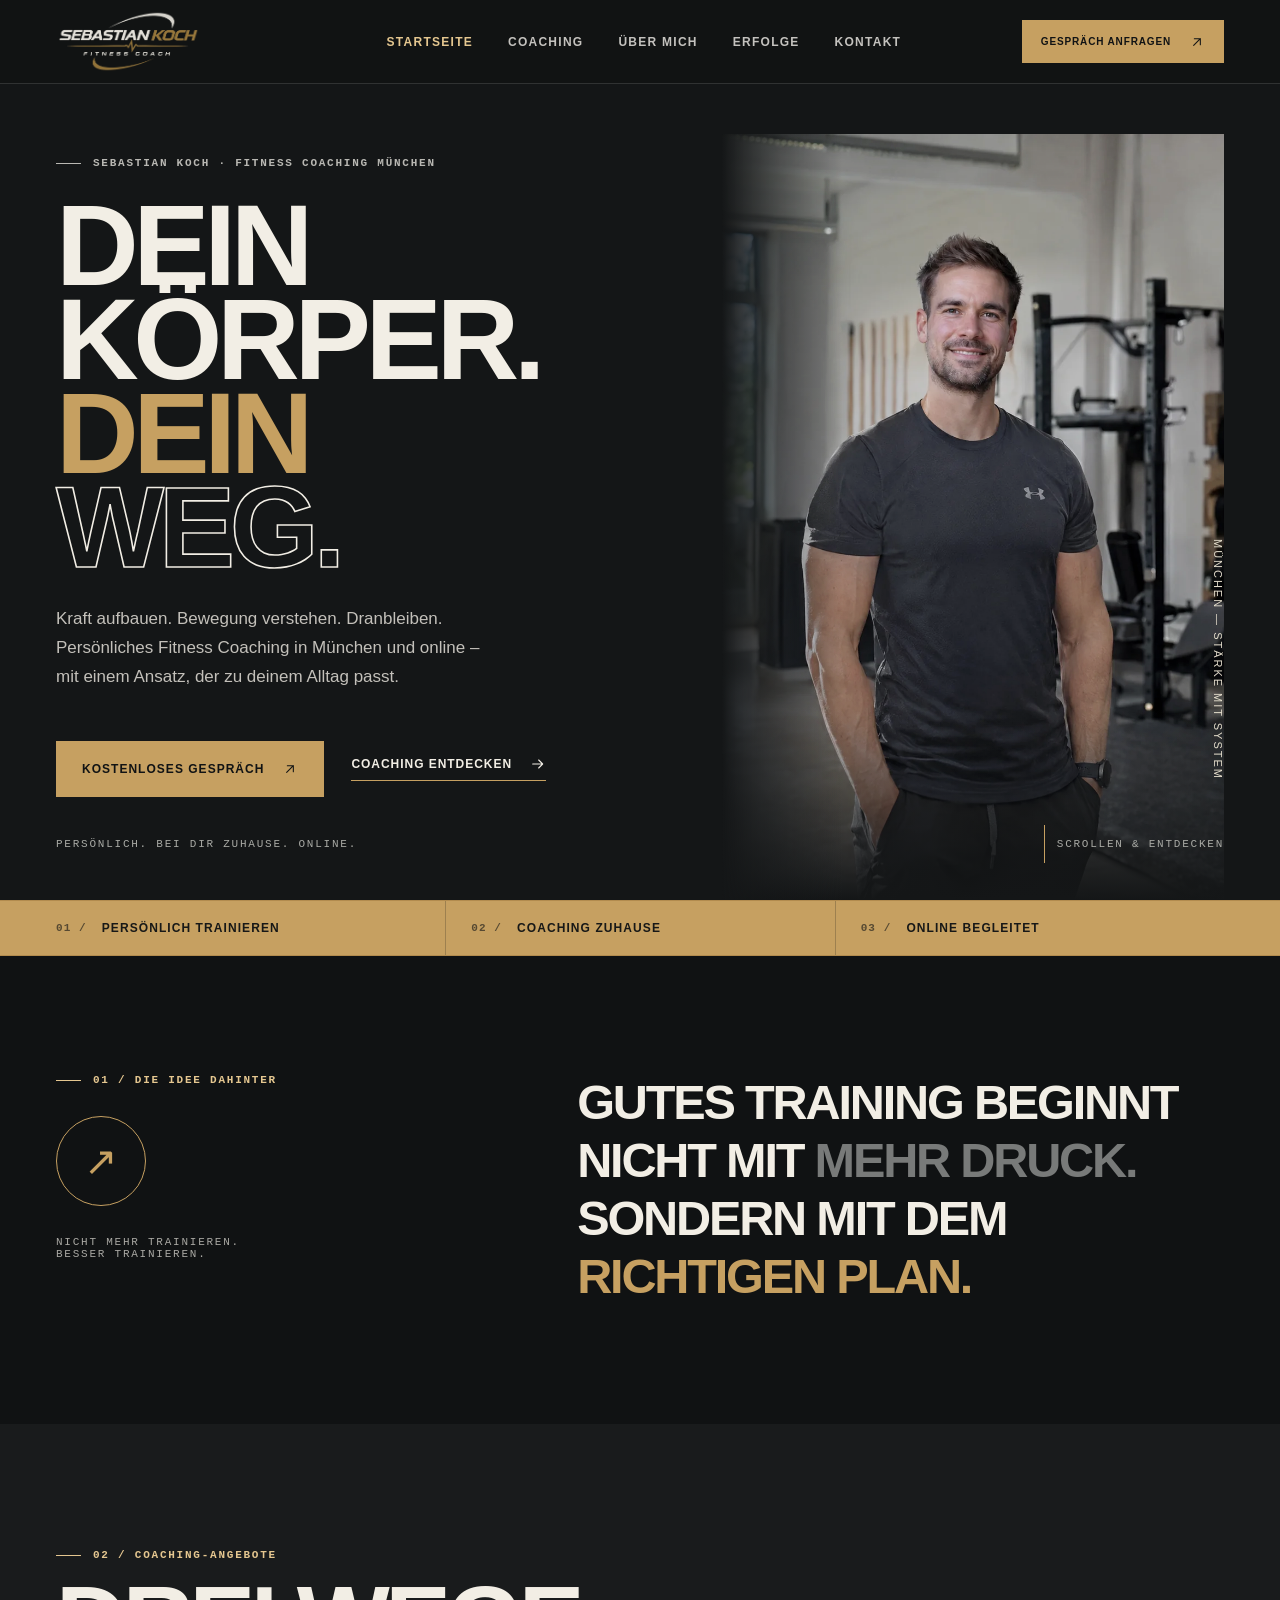
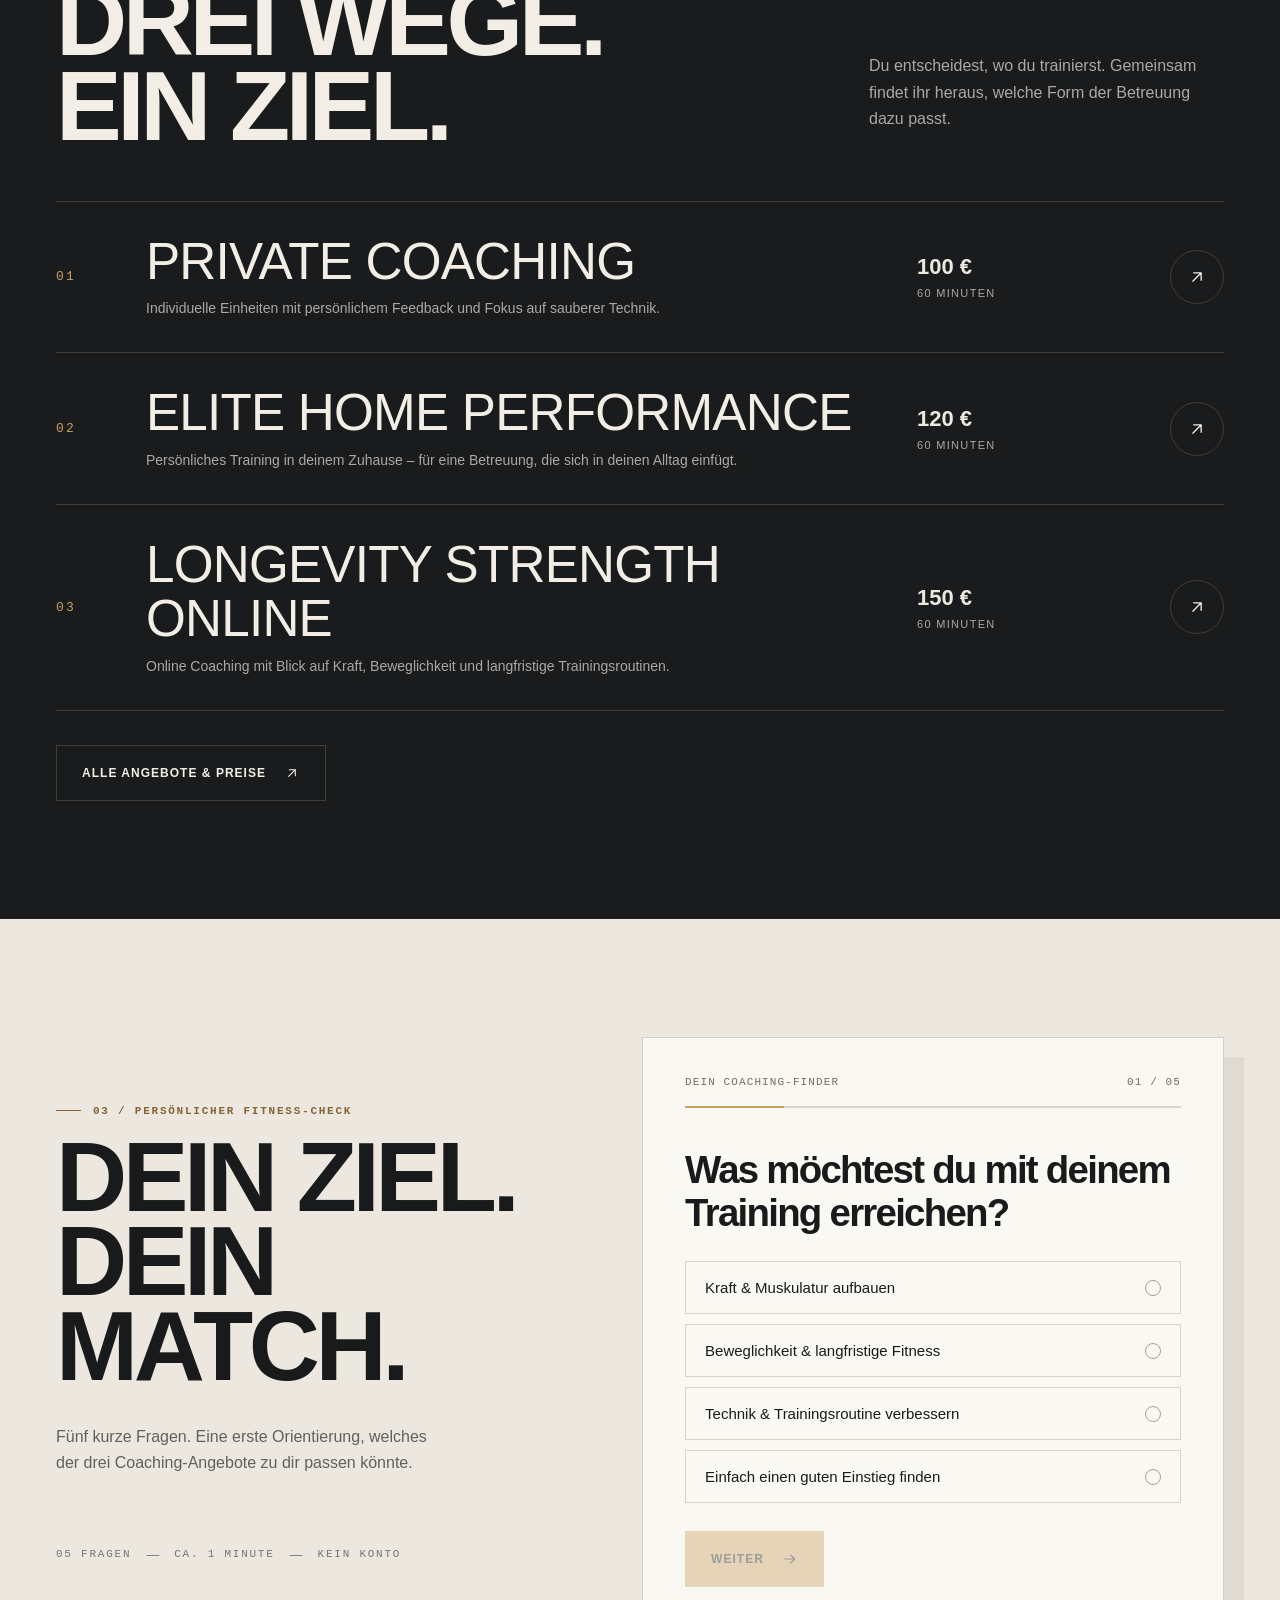
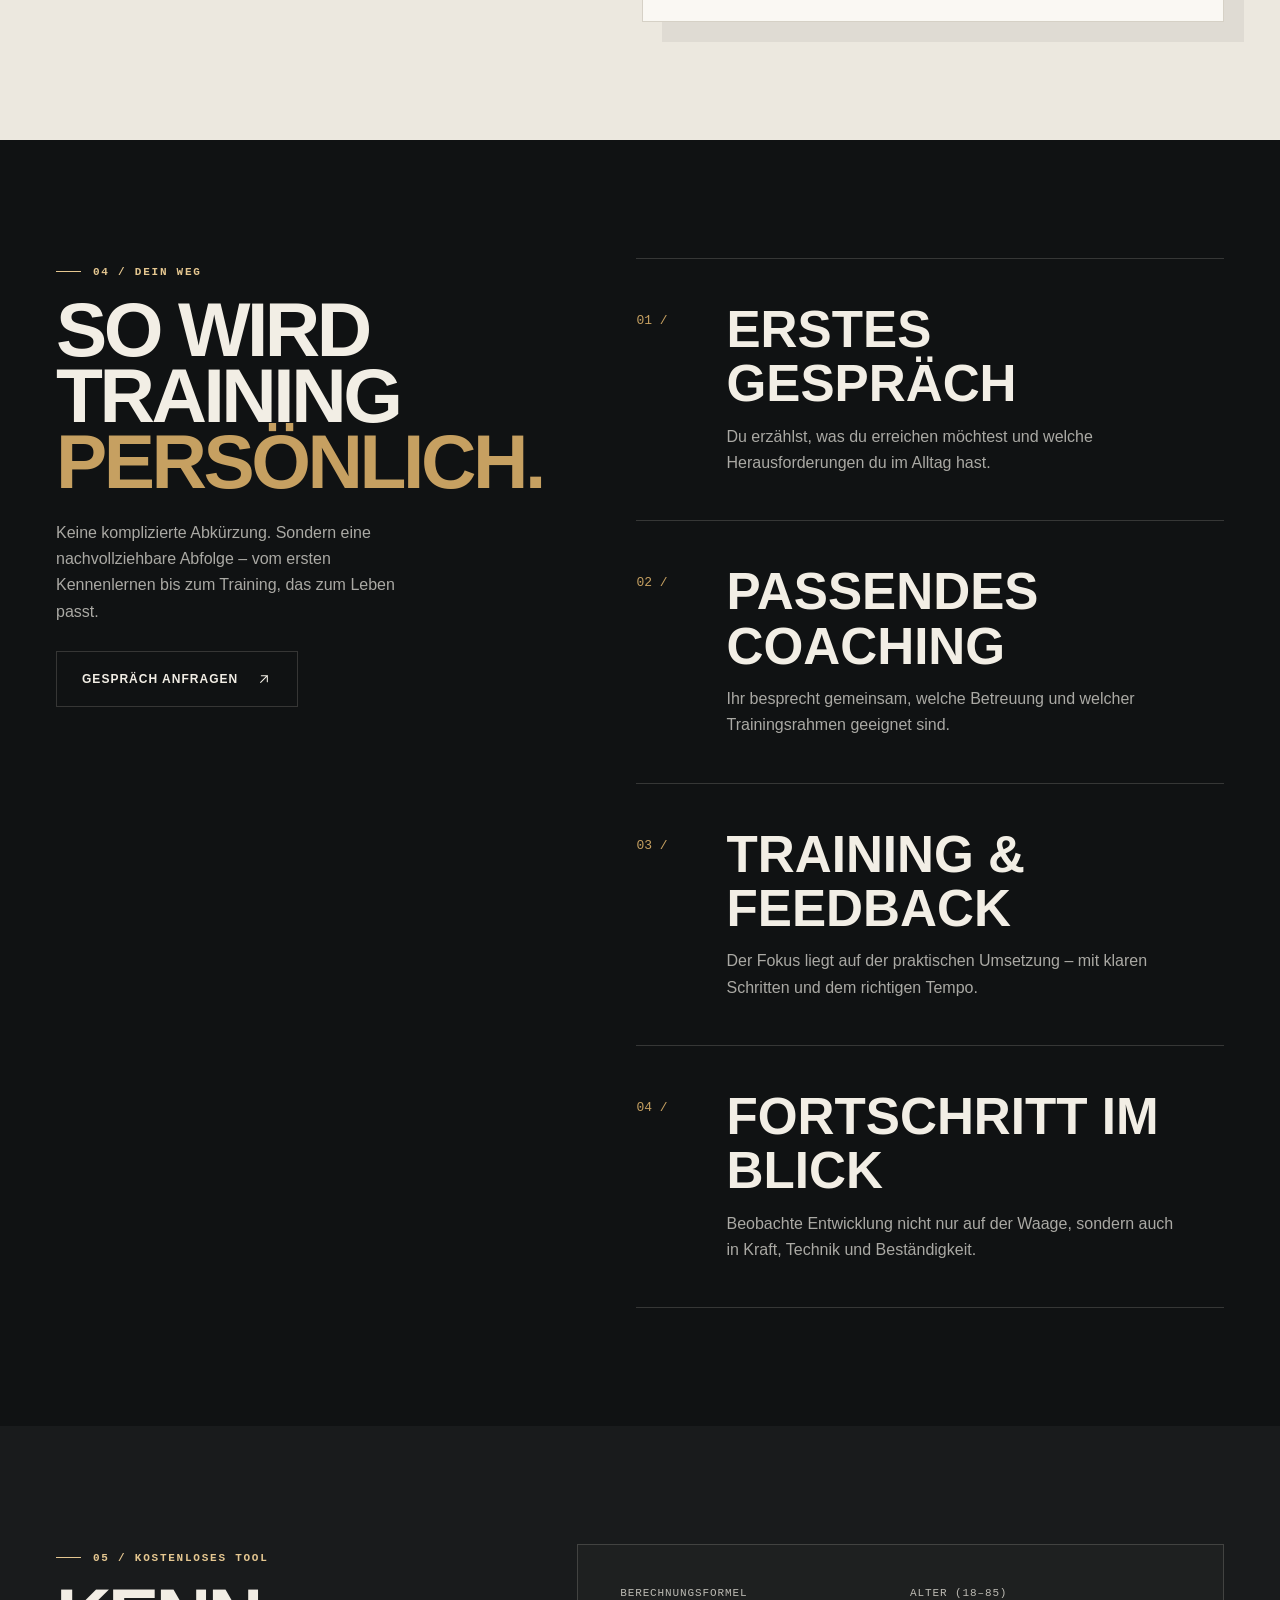
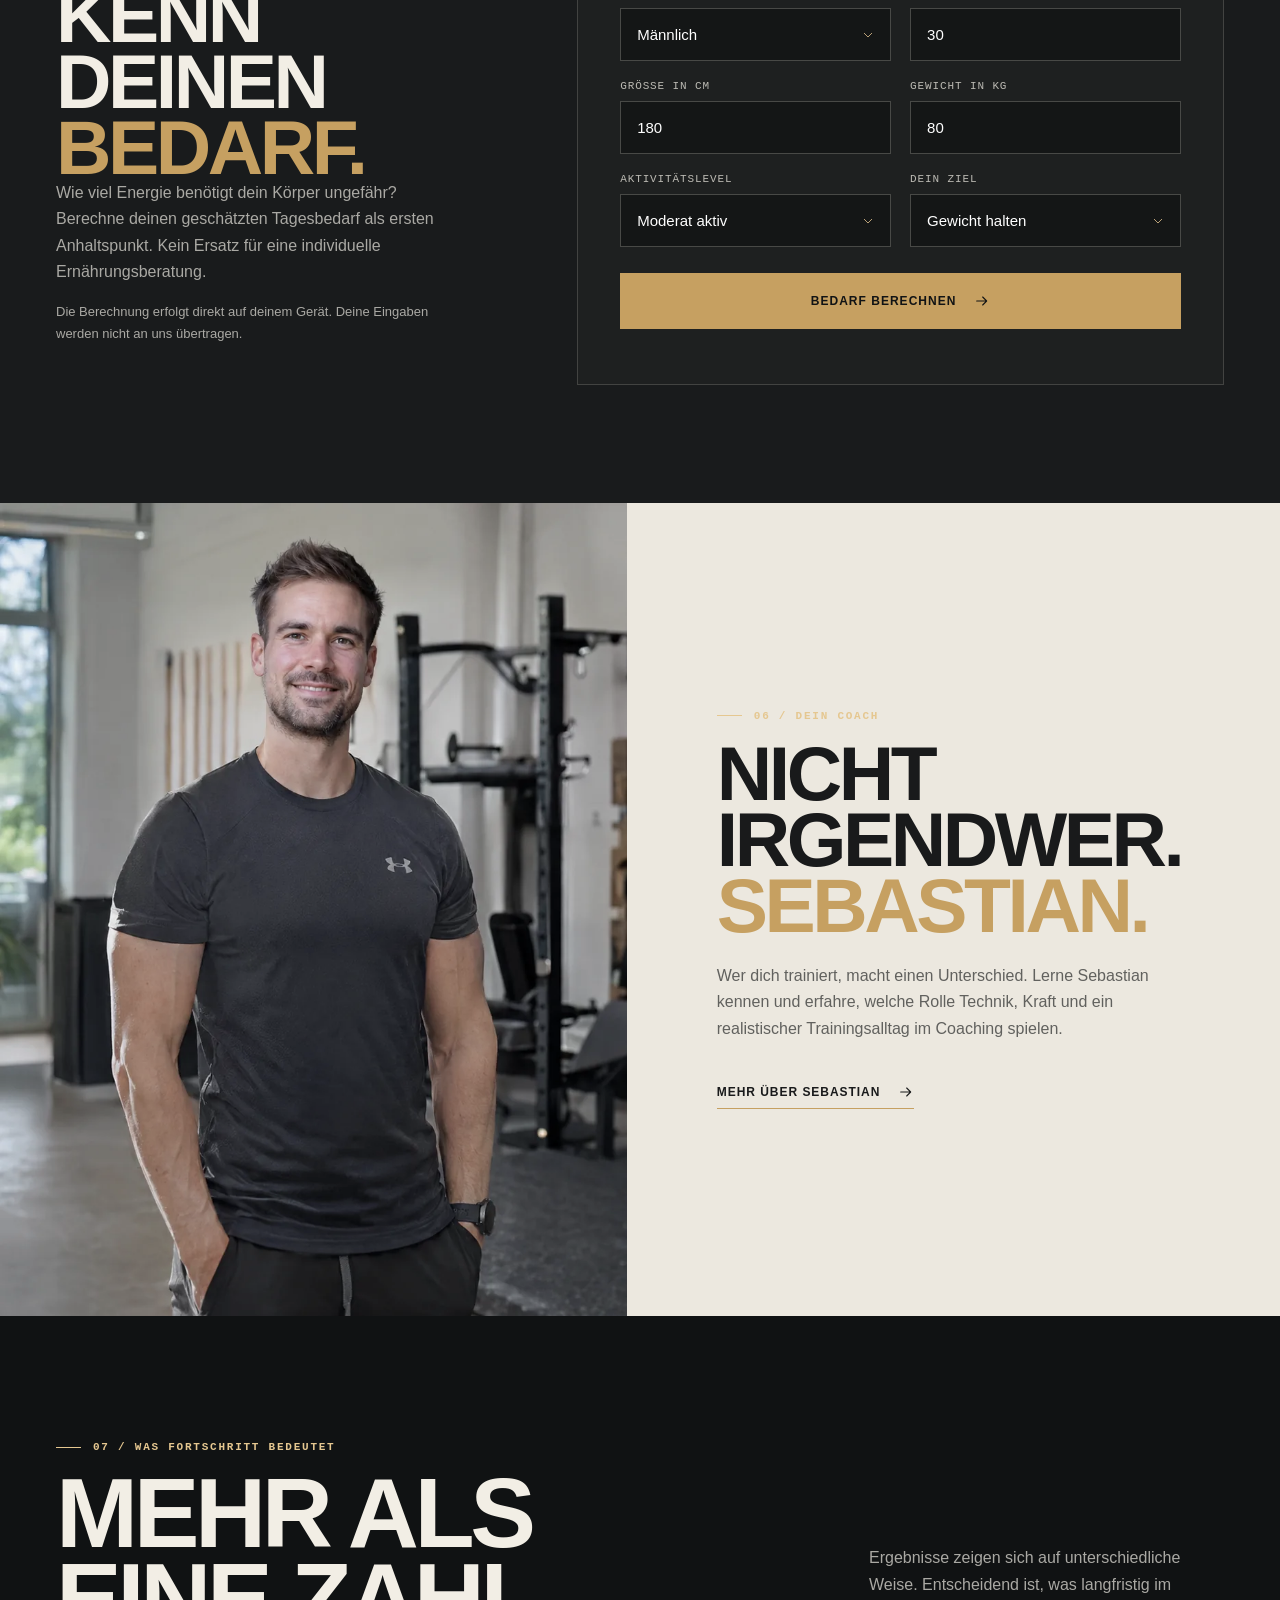
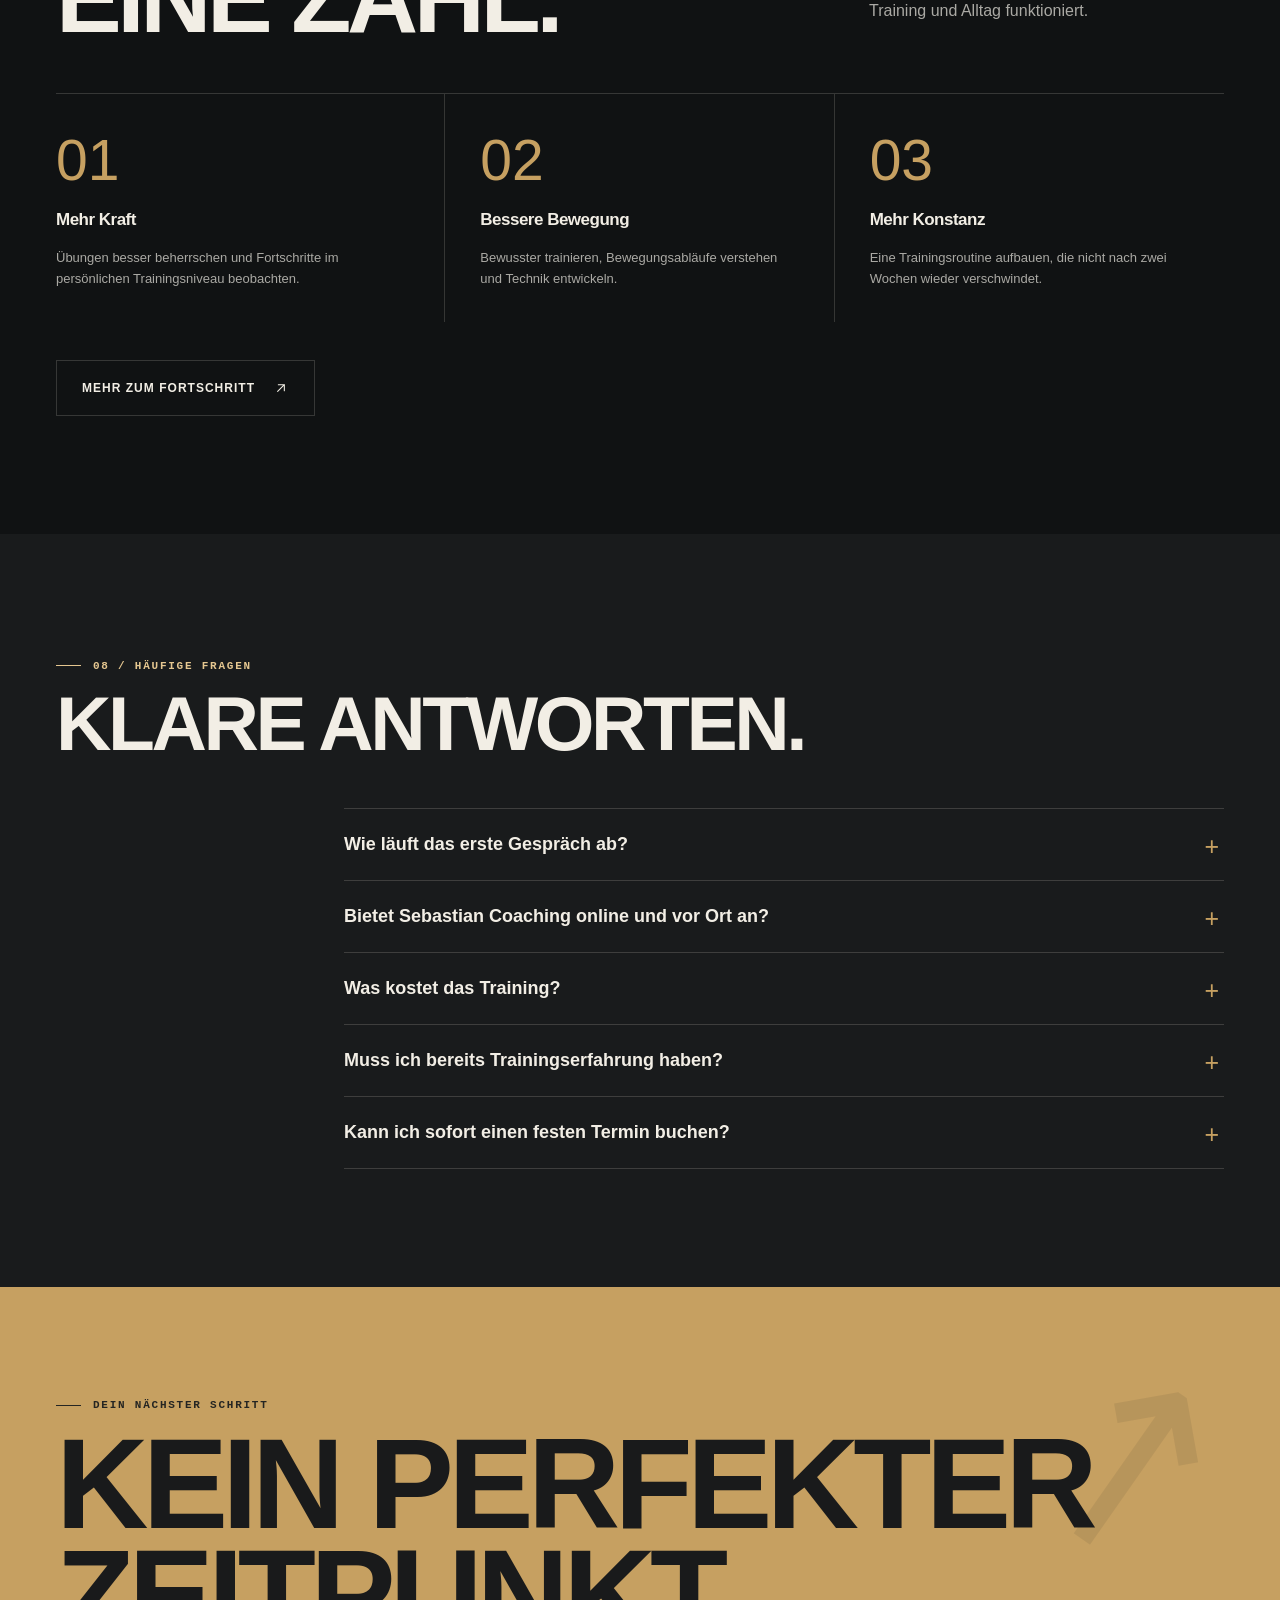
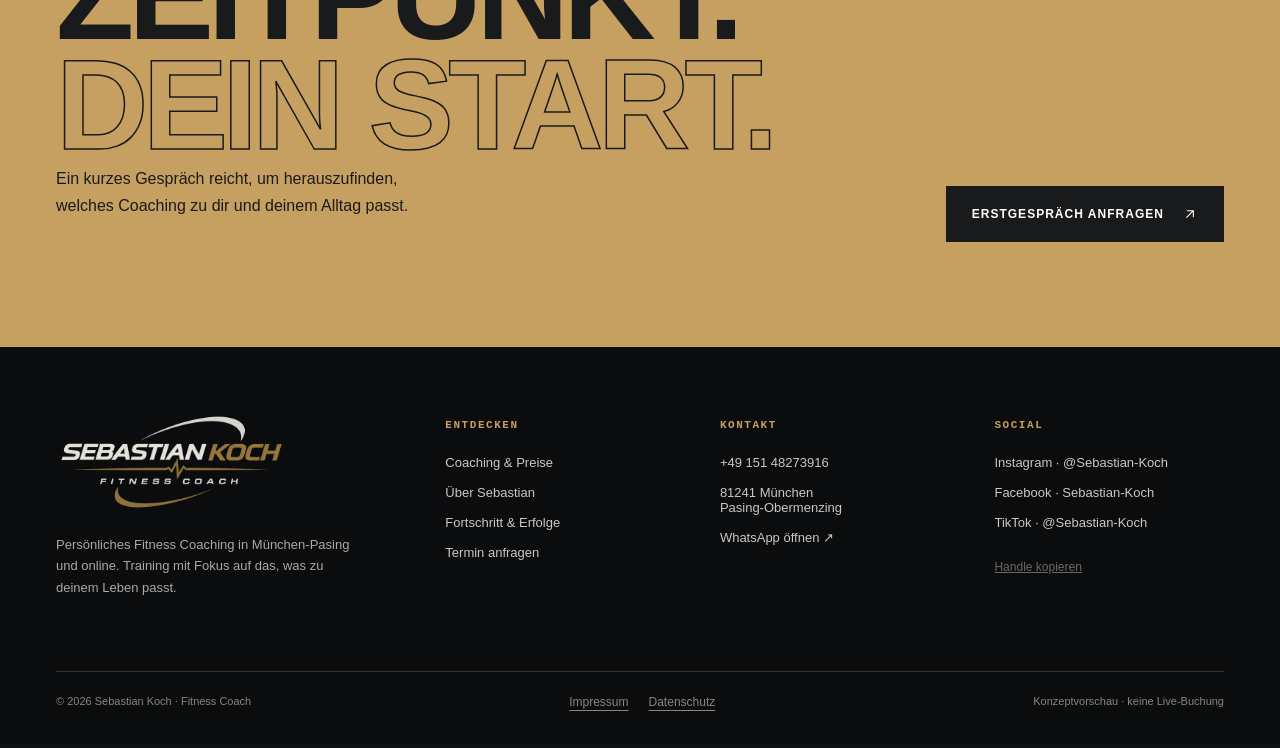
<file: index.html>
<!DOCTYPE html><html lang="de"><head><meta charset="utf-8"><meta name="viewport" content="width=device-width,initial-scale=1"><meta name="theme-color" content="#101213"><meta name="description" content="Fitness Coaching mit Sebastian Koch in München: Private Coaching, Training zuhause und Online Coaching. Kostenloses Erstgespräch anfragen."><meta name="robots" content="noindex,follow"><meta property="og:type" content="website"><meta property="og:locale" content="de_DE"><meta property="og:title" content="Sebastian Koch | Fitness Coach in München-Pasing"><meta property="og:description" content="Fitness Coaching mit Sebastian Koch in München: Private Coaching, Training zuhause und Online Coaching. Kostenloses Erstgespräch anfragen."><title>Sebastian Koch | Fitness Coach in München-Pasing</title><link rel="icon" href="assets/images/favicon.svg" type="image/svg+xml"><link href="assets/css/style.css" rel="stylesheet"><link rel="preload" href="assets/images/sebastian-portrait.webp" as="image" fetchpriority="high"><script type="application/ld+json">{"@context":"https://schema.org","@graph":[{"@type":"Person","@id":"#sebastian-koch","name":"Sebastian Koch","jobTitle":"Fitness Coach","telephone":"+49 151 48273916"},{"@type":"Service","@id":"#fitness-coaching","name":"Fitness Coaching in München und online","serviceType":"Personal Training und Online Fitness Coaching","provider":{"@id":"#sebastian-koch"},"areaServed":{"@type":"AdministrativeArea","name":"München-Pasing-Obermenzing"}}]}</script></head><body><a class="skip-link" href="#main">Zum Inhalt springen</a>
<header class="site-header"><div class="container header-inner"><a class="brand" href="index.html" aria-label="Sebastian Koch – Startseite"><img decoding="async" src="assets/images/logo-dark.webp" width="210" height="88" alt="Sebastian Koch Fitness Coach – Logo"></a>
<nav id="site-nav" class="site-nav" aria-label="Hauptnavigation"><a href="index.html" class="active" aria-current="page">Startseite</a><a href="coaching.html" class="" >Coaching</a><a href="ueber-mich.html" class="" >Über mich</a><a href="erfolge.html" class="" >Erfolge</a><a href="kontakt.html" class="" >Kontakt</a></nav>
<a class="button header-cta" href="kontakt.html">Gespräch anfragen<svg aria-hidden="true" viewBox="0 0 24 24" fill="none" stroke="currentColor" stroke-width="1.6" stroke-linecap="round" stroke-linejoin="round"><path d="M7 17 17 7M8 7h9v9"/></svg></a>
<button id="mobile-menu-btn" class="mobile-menu-btn" type="button" aria-controls="site-nav" aria-expanded="false" aria-label="Menü öffnen"><span></span><span></span></button></div></header><main id="main"><section class="hero"><div class="container hero-inner"><div class="hero-content"><span class="eyebrow hero-topline">Sebastian Koch · Fitness Coaching München</span><h1 class="hero-title">DEIN<br>KÖRPER.<br><span class="accent-word">DEIN</span><br><span class="outline">WEG.</span></h1><p class="hero-description">Kraft aufbauen. Bewegung verstehen. Dranbleiben. Persönliches Fitness Coaching in München und online – mit einem Ansatz, der zu deinem Alltag passt.</p><div class="hero-ctas"><a class="button" href="kontakt.html">Kostenloses Gespräch<svg aria-hidden="true" viewBox="0 0 24 24" fill="none" stroke="currentColor" stroke-width="1.6" stroke-linecap="round" stroke-linejoin="round"><path d="M7 17 17 7M8 7h9v9"/></svg></a><a href="coaching.html" class="text-link">Coaching entdecken <svg aria-hidden="true" viewBox="0 0 24 24" fill="none" stroke="currentColor" stroke-width="1.6" stroke-linecap="round" stroke-linejoin="round"><path d="M4 12h15m-6-6 6 6-6 6"/></svg></a></div></div><div class="hero-image-wrap"><img decoding="async" src="assets/images/sebastian-portrait.webp" alt="Sebastian Koch in einem Trainingsraum" width="1122" height="1402" fetchpriority="high"><div class="grain"></div></div><div class="hero-orbit" aria-hidden="true"></div><span class="hero-index">MÜNCHEN — STÄRKE MIT SYSTEM</span><div class="hero-bottom"><span class="mono">Persönlich. Bei dir zuhause. Online.</span><span class="mono scroll-cue">Scrollen & entdecken</span></div></div></section>
<div class="signal-strip" aria-label="Coaching-Formate"><div class="container"><div class="signal"><span class="signal-n">01 /</span>Persönlich trainieren</div><div class="signal"><span class="signal-n">02 /</span>Coaching zuhause</div><div class="signal"><span class="signal-n">03 /</span>Online begleitet</div></div></div>
<section class="section"><div class="container manifesto"><div class="manifesto-index reveal"><span class="eyebrow">01 / Die Idee dahinter</span><div class="graphic" aria-hidden="true">↗</div><span class="mono text-muted">Nicht mehr trainieren.<br>Besser trainieren.</span></div><div class="manifesto-text reveal">GUTES TRAINING BEGINNT NICHT MIT <span class="low">MEHR DRUCK.</span><br>SONDERN MIT DEM <span class="accent">RICHTIGEN PLAN.</span></div></div></section>
<section class="section mid" id="coaching-angebote"><div class="container"><div class="section-header"><div class="reveal"><span class="eyebrow">02 / Coaching-Angebote</span><h2 class="section-title">DREI WEGE.<br>EIN ZIEL.</h2></div><p class="section-aside reveal">Du entscheidest, wo du trainierst. Gemeinsam findet ihr heraus, welche Form der Betreuung dazu passt.</p></div><div class="service-list">
<div class="service-row reveal"><span class="service-index mono">01</span><div><div class="service-name"><a href="coaching.html#private">Private Coaching</a></div><p class="service-desc">Individuelle Einheiten mit persönlichem Feedback und Fokus auf sauberer Technik.</p></div><div class="service-price">100 €<span>60 Minuten</span></div><a class="service-arrow" href="kontakt.html?service=Private%20Coaching" aria-label="Private Coaching anfragen"><svg aria-hidden="true" viewBox="0 0 24 24" fill="none" stroke="currentColor" stroke-width="1.6" stroke-linecap="round" stroke-linejoin="round"><path d="M7 17 17 7M8 7h9v9"/></svg></a></div>
<div class="service-row reveal"><span class="service-index mono">02</span><div><div class="service-name"><a href="coaching.html#home-performance">Elite Home Performance</a></div><p class="service-desc">Persönliches Training in deinem Zuhause – für eine Betreuung, die sich in deinen Alltag einfügt.</p></div><div class="service-price">120 €<span>60 Minuten</span></div><a class="service-arrow" href="kontakt.html?service=Elite%20Home%20Performance" aria-label="Home Performance anfragen"><svg aria-hidden="true" viewBox="0 0 24 24" fill="none" stroke="currentColor" stroke-width="1.6" stroke-linecap="round" stroke-linejoin="round"><path d="M7 17 17 7M8 7h9v9"/></svg></a></div>
<div class="service-row reveal"><span class="service-index mono">03</span><div><div class="service-name"><a href="coaching.html#online">Longevity Strength Online</a></div><p class="service-desc">Online Coaching mit Blick auf Kraft, Beweglichkeit und langfristige Trainingsroutinen.</p></div><div class="service-price">150 €<span>60 Minuten</span></div><a class="service-arrow" href="kontakt.html?service=Longevity%20Strength%20Online%20Coaching" aria-label="Online Coaching anfragen"><svg aria-hidden="true" viewBox="0 0 24 24" fill="none" stroke="currentColor" stroke-width="1.6" stroke-linecap="round" stroke-linejoin="round"><path d="M7 17 17 7M8 7h9v9"/></svg></a></div>
</div><div style="margin-top:34px"><a class="button secondary" href="coaching.html">Alle Angebote & Preise<svg aria-hidden="true" viewBox="0 0 24 24" fill="none" stroke="currentColor" stroke-width="1.6" stroke-linecap="round" stroke-linejoin="round"><path d="M7 17 17 7M8 7h9v9"/></svg></a></div></div></section>
<section class="section paper" id="fitness-check"><div class="container quiz-layout"><div class="quiz-aside reveal"><span class="eyebrow">03 / Persönlicher Fitness-Check</span><h2 class="section-title">DEIN ZIEL.<br>DEIN MATCH.</h2><p>Fünf kurze Fragen. Eine erste Orientierung, welches der drei Coaching-Angebote zu dir passen könnte.</p><div class="quiz-deco"><span class="mono">05 FRAGEN</span><span>—</span><span class="mono">CA. 1 MINUTE</span><span>—</span><span class="mono">KEIN KONTO</span></div></div><div class="quiz-panel reveal" id="fitness-quiz"><div class="quiz-progress"><span>Dein Coaching-Finder</span><span id="quiz-counter">01 / 05</span></div><div class="quiz-track"><div id="quiz-fill" class="quiz-fill" aria-hidden="true"></div></div><div id="quiz-content" aria-live="polite"></div><div class="quiz-actions"><button id="quiz-back" class="quiz-back" type="button">← Zurück</button><button id="quiz-next" type="button" class="button">Weiter <svg aria-hidden="true" viewBox="0 0 24 24" fill="none" stroke="currentColor" stroke-width="1.6" stroke-linecap="round" stroke-linejoin="round"><path d="M4 12h15m-6-6 6 6-6 6"/></svg></button></div></div></div></section>
<section class="section" id="ablauf"><div class="container journey-grid"><div class="journey-sticky reveal"><span class="eyebrow">04 / Dein Weg</span><h2 class="section-title smaller">SO WIRD<br>TRAINING<br><span class="accent">PERSÖNLICH.</span></h2><p>Keine komplizierte Abkürzung. Sondern eine nachvollziehbare Abfolge – vom ersten Kennenlernen bis zum Training, das zum Leben passt.</p><a class="button secondary" href="kontakt.html">Gespräch anfragen<svg aria-hidden="true" viewBox="0 0 24 24" fill="none" stroke="currentColor" stroke-width="1.6" stroke-linecap="round" stroke-linejoin="round"><path d="M7 17 17 7M8 7h9v9"/></svg></a></div><div class="journey-steps"><div class="journey-step reveal"><span class="index">01 /</span><div><h3>ERSTES GESPRÄCH</h3><p>Du erzählst, was du erreichen möchtest und welche Herausforderungen du im Alltag hast.</p></div></div><div class="journey-step reveal"><span class="index">02 /</span><div><h3>PASSENDES COACHING</h3><p>Ihr besprecht gemeinsam, welche Betreuung und welcher Trainingsrahmen geeignet sind.</p></div></div><div class="journey-step reveal"><span class="index">03 /</span><div><h3>TRAINING & FEEDBACK</h3><p>Der Fokus liegt auf der praktischen Umsetzung – mit klaren Schritten und dem richtigen Tempo.</p></div></div><div class="journey-step reveal"><span class="index">04 /</span><div><h3>FORTSCHRITT IM BLICK</h3><p>Beobachte Entwicklung nicht nur auf der Waage, sondern auch in Kraft, Technik und Beständigkeit.</p></div></div></div></div></section>
<section class="section mid" id="kalorienrechner"><div class="container calculator-grid"><div class="calculator-heading reveal"><span class="eyebrow">05 / Kostenloses Tool</span><h2 class="section-title smaller">KENN DEINEN<br><span class="accent">BEDARF.</span></h2><p>Wie viel Energie benötigt dein Körper ungefähr? Berechne deinen geschätzten Tagesbedarf als ersten Anhaltspunkt. Kein Ersatz für eine individuelle Ernährungsberatung.</p><p class="note">Die Berechnung erfolgt direkt auf deinem Gerät. Deine Eingaben werden nicht an uns übertragen.</p></div><div class="calc-box reveal"><form id="calorie-form"><div class="field-grid"><div class="field"><label for="calc-sex">Berechnungsformel</label><select id="calc-sex" name="sex" required><option value="m">Männlich</option><option value="f">Weiblich</option></select></div><div class="field"><label for="calc-age">Alter (18–85)</label><input id="calc-age" type="number" name="age" value="30" min="18" max="85" required inputmode="numeric"></div><div class="field"><label for="calc-height">Größe in cm</label><input id="calc-height" type="number" name="height" value="180" min="120" max="230" required inputmode="numeric"></div><div class="field"><label for="calc-weight">Gewicht in kg</label><input id="calc-weight" type="number" name="weight" value="80" min="30" max="350" step="0.1" required inputmode="decimal"></div><div class="field"><label for="calc-activity">Aktivitätslevel</label><select id="calc-activity" name="activity" required><option value="1.2">Wenig Bewegung</option><option value="1.375">Leicht aktiv</option><option value="1.55" selected>Moderat aktiv</option><option value="1.725">Sehr aktiv</option></select></div><div class="field"><label for="calc-goal">Dein Ziel</label><select id="calc-goal" name="goal"><option value="maintain">Gewicht halten</option><option value="reduce">Moderates Defizit</option><option value="gain">Moderater Überschuss</option></select></div></div><div class="form-actions"><button class="button wide" type="submit">Bedarf berechnen <svg aria-hidden="true" viewBox="0 0 24 24" fill="none" stroke="currentColor" stroke-width="1.6" stroke-linecap="round" stroke-linejoin="round"><path d="M4 12h15m-6-6 6 6-6 6"/></svg></button></div><p id="calc-error" class="note" role="alert"></p></form><div class="calc-output" id="calc-result" aria-live="polite"><span class="eyebrow">Dein grober Schätzwert</span><div class="calc-result-value"><span id="calc-energy">—</span> <small>kcal / Tag</small></div><div class="calc-stats"><span>Erhaltung <strong id="calc-maintain">—</strong></span><span>Protein <strong id="calc-protein">—</strong></span><span>Fett <strong id="calc-fat">—</strong></span><span>Kohlenhydrate <strong id="calc-carbs">—</strong></span></div><p class="note">Schätzung mit Mifflin-St-Jeor und Aktivitätsfaktor. Makros sind Richtwerte, keine persönliche Empfehlung. Nicht für Minderjährige oder besondere medizinische Situationen geeignet.</p></div></div></div></section>
<section class="portrait-feature"><div class="portrait reveal"><img decoding="async" src="assets/images/sebastian-editorial.webp" width="915" height="1185" alt="Fitness Coach Sebastian Koch – persönliches Porträt im Trainingsraum" loading="lazy"></div><div class="copy reveal"><span class="eyebrow">06 / Dein Coach</span><h2 class="section-title">NICHT<br>IRGENDWER.<br><span class="accent">SEBASTIAN.</span></h2><p>Wer dich trainiert, macht einen Unterschied. Lerne Sebastian kennen und erfahre, welche Rolle Technik, Kraft und ein realistischer Trainingsalltag im Coaching spielen.</p><a class="text-link" href="ueber-mich.html">Mehr über Sebastian <svg aria-hidden="true" viewBox="0 0 24 24" fill="none" stroke="currentColor" stroke-width="1.6" stroke-linecap="round" stroke-linejoin="round"><path d="M4 12h15m-6-6 6 6-6 6"/></svg></a></div></section>
<section class="section"><div class="container"><div class="section-header"><div class="reveal"><span class="eyebrow">07 / Was Fortschritt bedeutet</span><h2 class="section-title">MEHR ALS<br>EINE ZAHL.</h2></div><p class="section-aside reveal">Ergebnisse zeigen sich auf unterschiedliche Weise. Entscheidend ist, was langfristig im Training und Alltag funktioniert.</p></div><div class="result-strip"><div class="result-item reveal"><span class="number">01</span><h3>Mehr Kraft</h3><p>Übungen besser beherrschen und Fortschritte im persönlichen Trainingsniveau beobachten.</p></div><div class="result-item reveal"><span class="number">02</span><h3>Bessere Bewegung</h3><p>Bewusster trainieren, Bewegungsabläufe verstehen und Technik entwickeln.</p></div><div class="result-item reveal"><span class="number">03</span><h3>Mehr Konstanz</h3><p>Eine Trainingsroutine aufbauen, die nicht nach zwei Wochen wieder verschwindet.</p></div></div><div style="margin-top:38px"><a class="button secondary" href="erfolge.html">Mehr zum Fortschritt<svg aria-hidden="true" viewBox="0 0 24 24" fill="none" stroke="currentColor" stroke-width="1.6" stroke-linecap="round" stroke-linejoin="round"><path d="M7 17 17 7M8 7h9v9"/></svg></a></div></div></section>
<section class="section mid"><div class="container"><div class="section-header"><div class="reveal"><span class="eyebrow">08 / Häufige Fragen</span><h2 class="section-title smaller">KLARE ANTWORTEN.</h2></div></div><div class="faq-list"><details><summary>Wie läuft das erste Gespräch ab?</summary><p>Du schilderst deine Ziele und deine aktuelle Situation. Anschließend könnt ihr besprechen, welche Coaching-Form sinnvoll ist. Eine Terminbestätigung erfolgt persönlich.</p></details><details><summary>Bietet Sebastian Coaching online und vor Ort an?</summary><p>Ja. Du kannst zwischen persönliches Coaching, Training zuhause und Online Coaching.</p></details><details><summary>Was kostet das Training?</summary><p>Private Coaching kostet 100 € pro 60 Minuten, Elite Home Performance 120 € pro 60 Minuten und Longevity Strength Online Coaching 150 € pro 60 Minuten.</p></details><details><summary>Muss ich bereits Trainingserfahrung haben?</summary><p>Dein bisheriger Trainingsstand kann im Erstgespräch berücksichtigt werden. So lässt sich besprechen, welche Betreuung passend ist.</p></details><details><summary>Kann ich sofort einen festen Termin buchen?</summary><p>Du kannst über das Formular einen Wunschtermin anfragen. Er gilt erst nach persönlicher Rückmeldung als bestätigt.</p></details></div></div></section>
<section class="final-cta"><div class="container"><span class="eyebrow" style="color:#252522">Dein nächster Schritt</span><h2 class="section-title">KEIN PERFEKTER<br>ZEITPUNKT.<br><span class="outline">DEIN START.</span></h2><div class="subline"><p>Ein kurzes Gespräch reicht, um herauszufinden, welches Coaching zu dir und deinem Alltag passt.</p><a class="button" href="kontakt.html">Erstgespräch anfragen<svg aria-hidden="true" viewBox="0 0 24 24" fill="none" stroke="currentColor" stroke-width="1.6" stroke-linecap="round" stroke-linejoin="round"><path d="M7 17 17 7M8 7h9v9"/></svg></a></div></div></section></main><footer class="site-footer"><div class="container"><div class="footer-main">
<div class="footer-brand"><a href="index.html" aria-label="Zur Startseite"><img decoding="async" src="assets/images/logo-dark.webp" alt="Sebastian Koch Fitness Coach" width="230" height="100" loading="lazy"></a><p>Persönliches Fitness Coaching in München-Pasing und online. Training mit Fokus auf das, was zu deinem Leben passt.</p></div>
<div class="footer-col"><h4>Entdecken</h4><a href="coaching.html">Coaching & Preise</a><a href="ueber-mich.html">Über Sebastian</a><a href="erfolge.html">Fortschritt & Erfolge</a><a href="kontakt.html">Termin anfragen</a></div>
<div class="footer-col"><h4>Kontakt</h4><a href="tel:+4915148273916">+49 151 48273916</a><span>81241 München<br>Pasing-Obermenzing</span><a href="https://wa.me/4915148273916" target="_blank" rel="noopener noreferrer">WhatsApp öffnen ↗</a></div>
<div class="footer-col"><h4>Social</h4><span>Instagram · @Sebastian-Koch</span><span>Facebook · Sebastian-Koch</span><span>TikTok · @Sebastian-Koch</span><button class="quiz-back copy-handle" type="button" aria-label="Social-Media-Handle kopieren">Handle kopieren</button></div>
</div><div class="footer-bottom"><span>© 2026 Sebastian Koch · Fitness Coach</span><div class="social-list"><a href="impressum.html">Impressum</a><a href="datenschutz.html">Datenschutz</a></div><span>Konzeptvorschau · keine Live-Buchung</span></div></div></footer>
<div class="mobile-sticky-cta" aria-label="Schnellkontakt"><a class="button" href="kontakt.html">Erstgespräch anfragen<svg aria-hidden="true" viewBox="0 0 24 24" fill="none" stroke="currentColor" stroke-width="1.6" stroke-linecap="round" stroke-linejoin="round"><path d="M7 17 17 7M8 7h9v9"/></svg></a><a class="phone-link" href="tel:+4915148273916" aria-label="Sebastian Koch anrufen"><svg aria-hidden="true" viewBox="0 0 24 24" fill="none" stroke="currentColor" stroke-width="1.6" stroke-linecap="round" stroke-linejoin="round"><path d="M21 16.5v3a2 2 0 0 1-2.2 2A18.2 18.2 0 0 1 3.5 6.2 2 2 0 0 1 5.5 4h3a2 2 0 0 1 2 1.7l.4 2.7a2 2 0 0 1-.6 1.7l-1.4 1.4a14 14 0 0 0 4.6 4.6l1.4-1.4a2 2 0 0 1 1.7-.6l2.7.4A2 2 0 0 1 21 16.5Z"/></svg></a></div><script defer src="assets/js/main.js"></script></body></html>
</file>
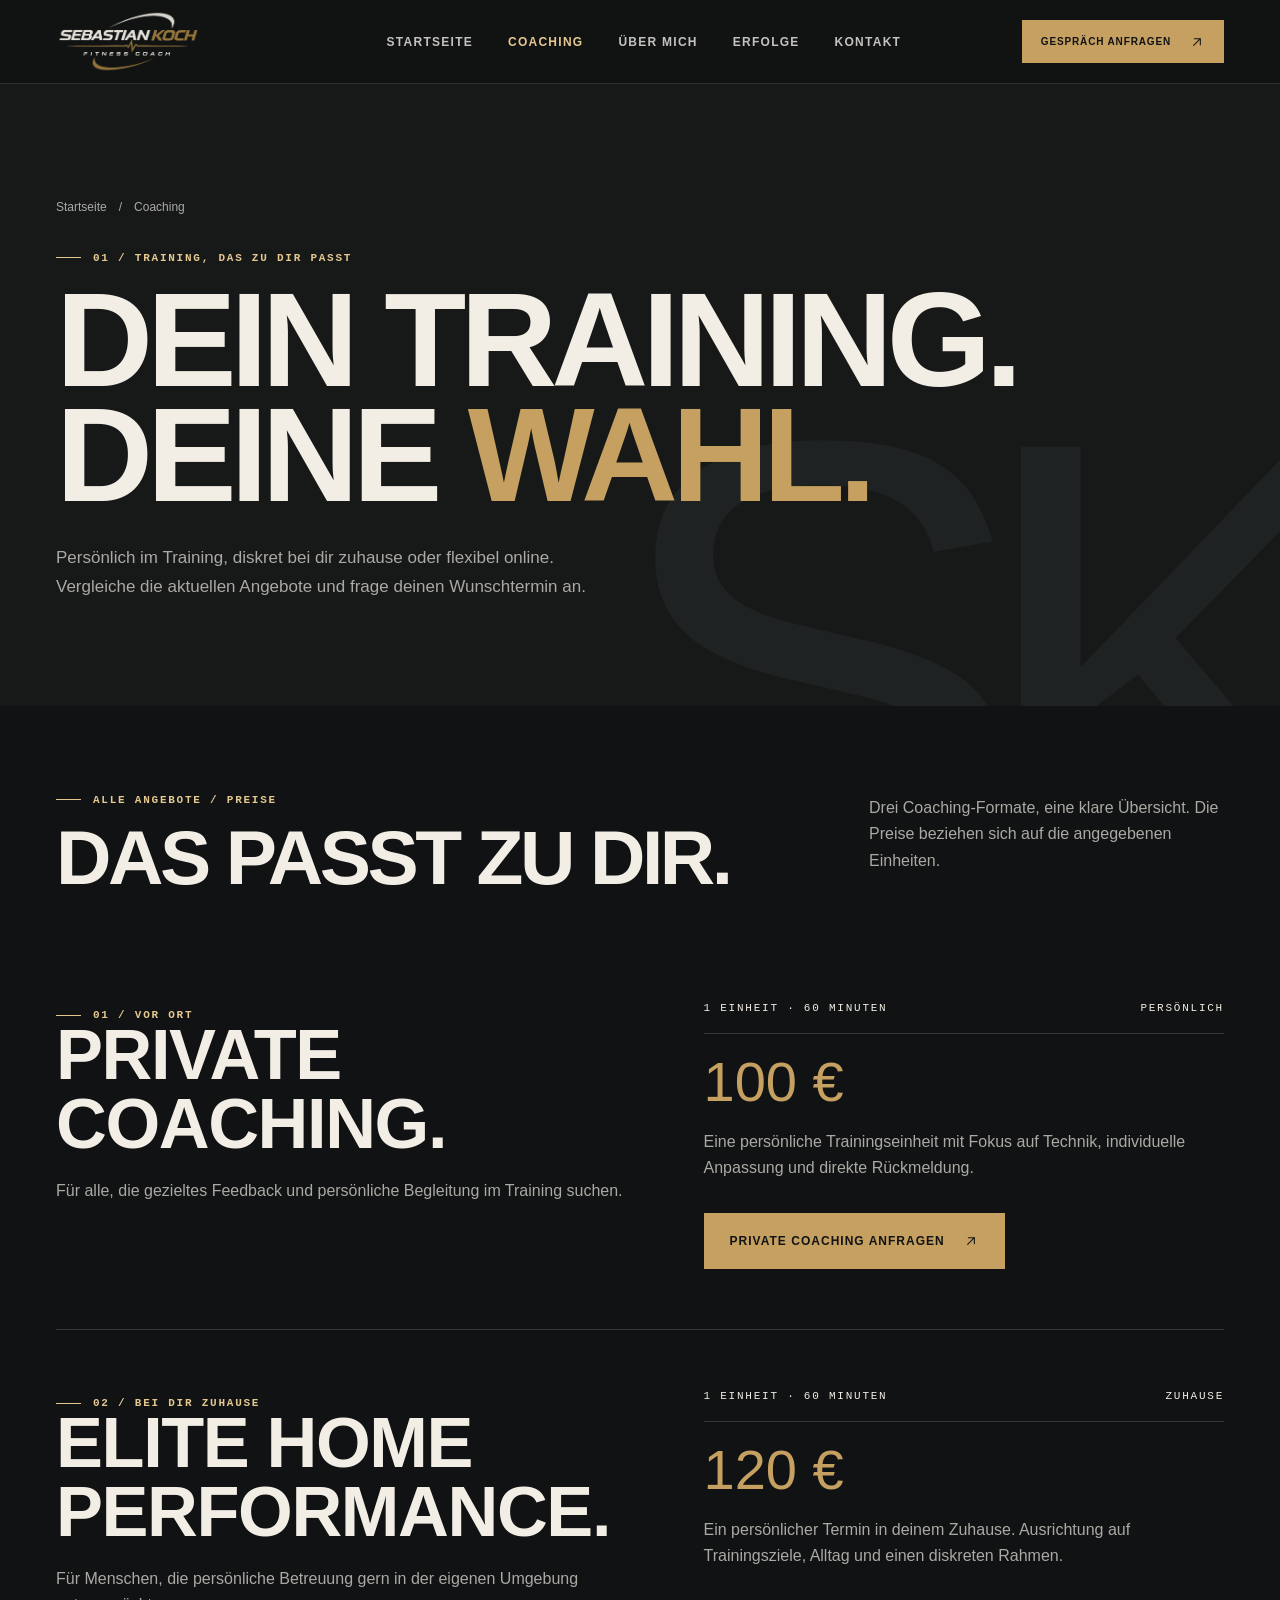
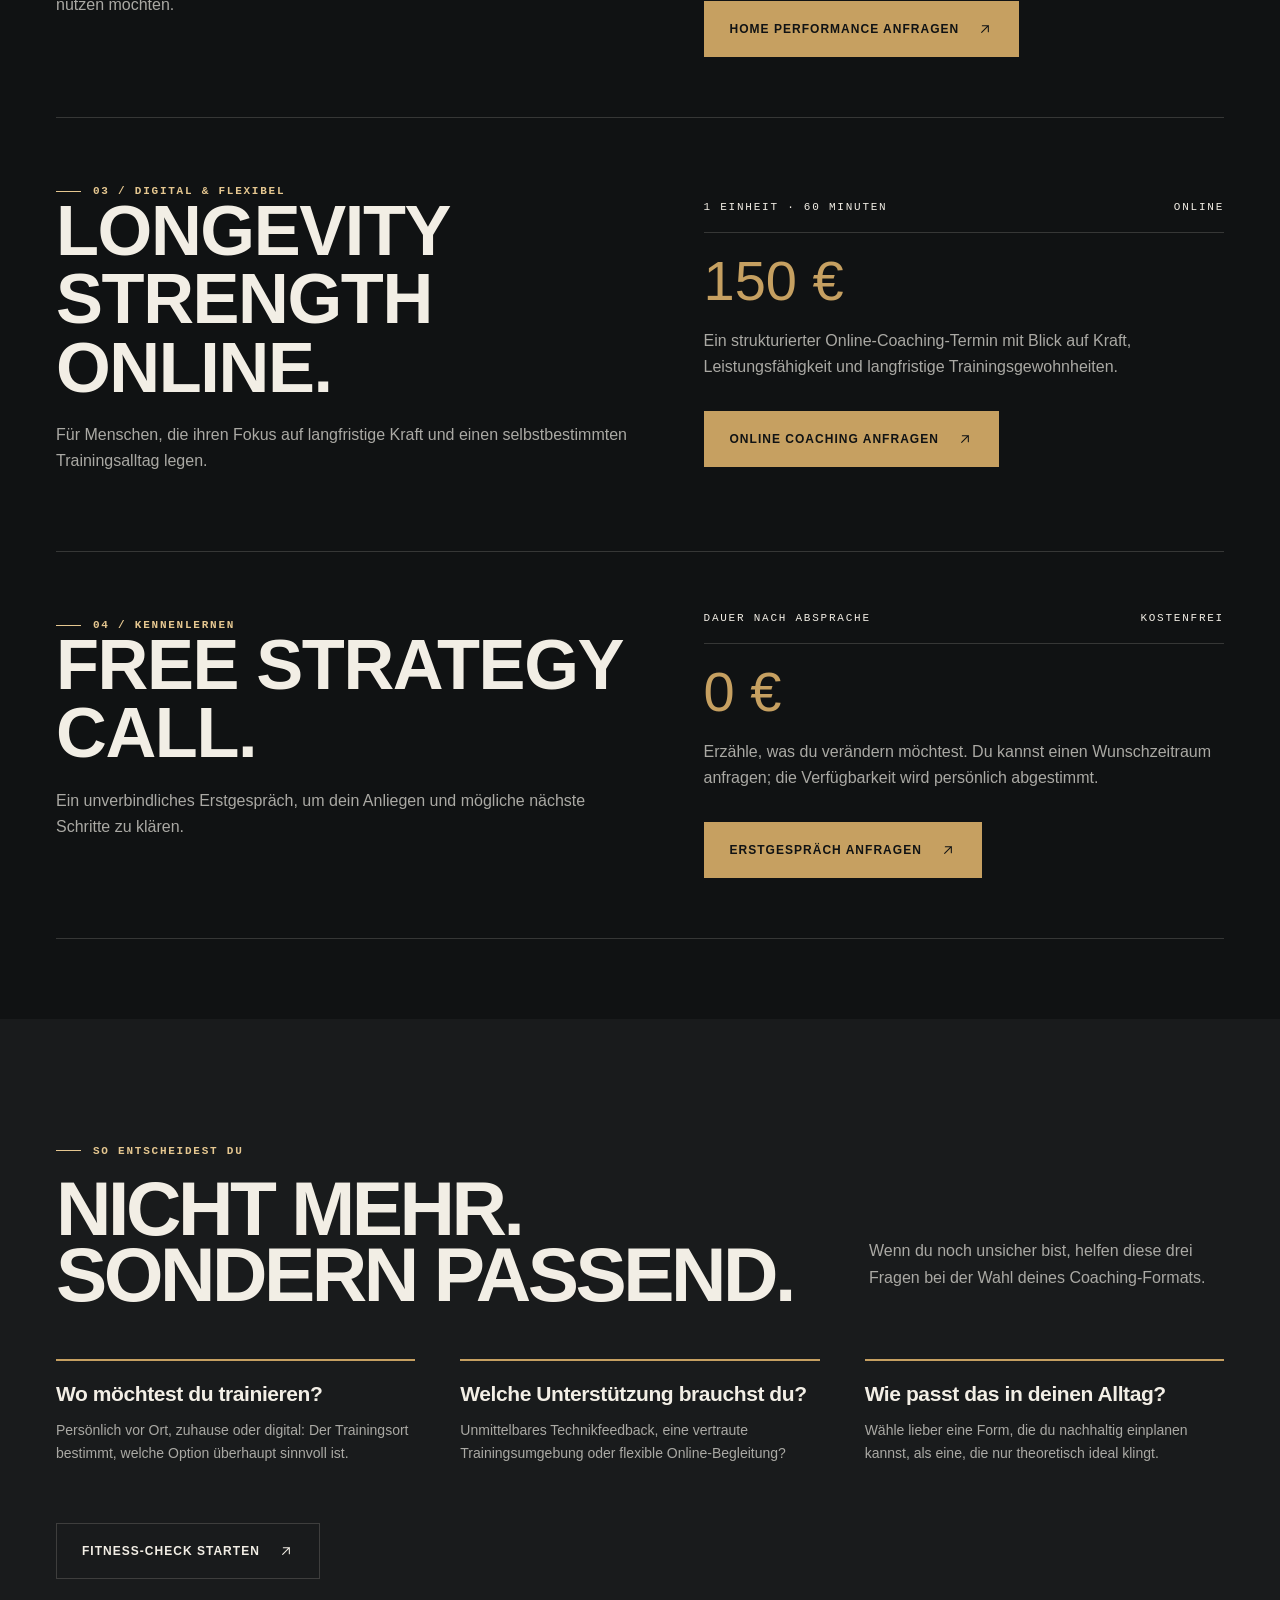
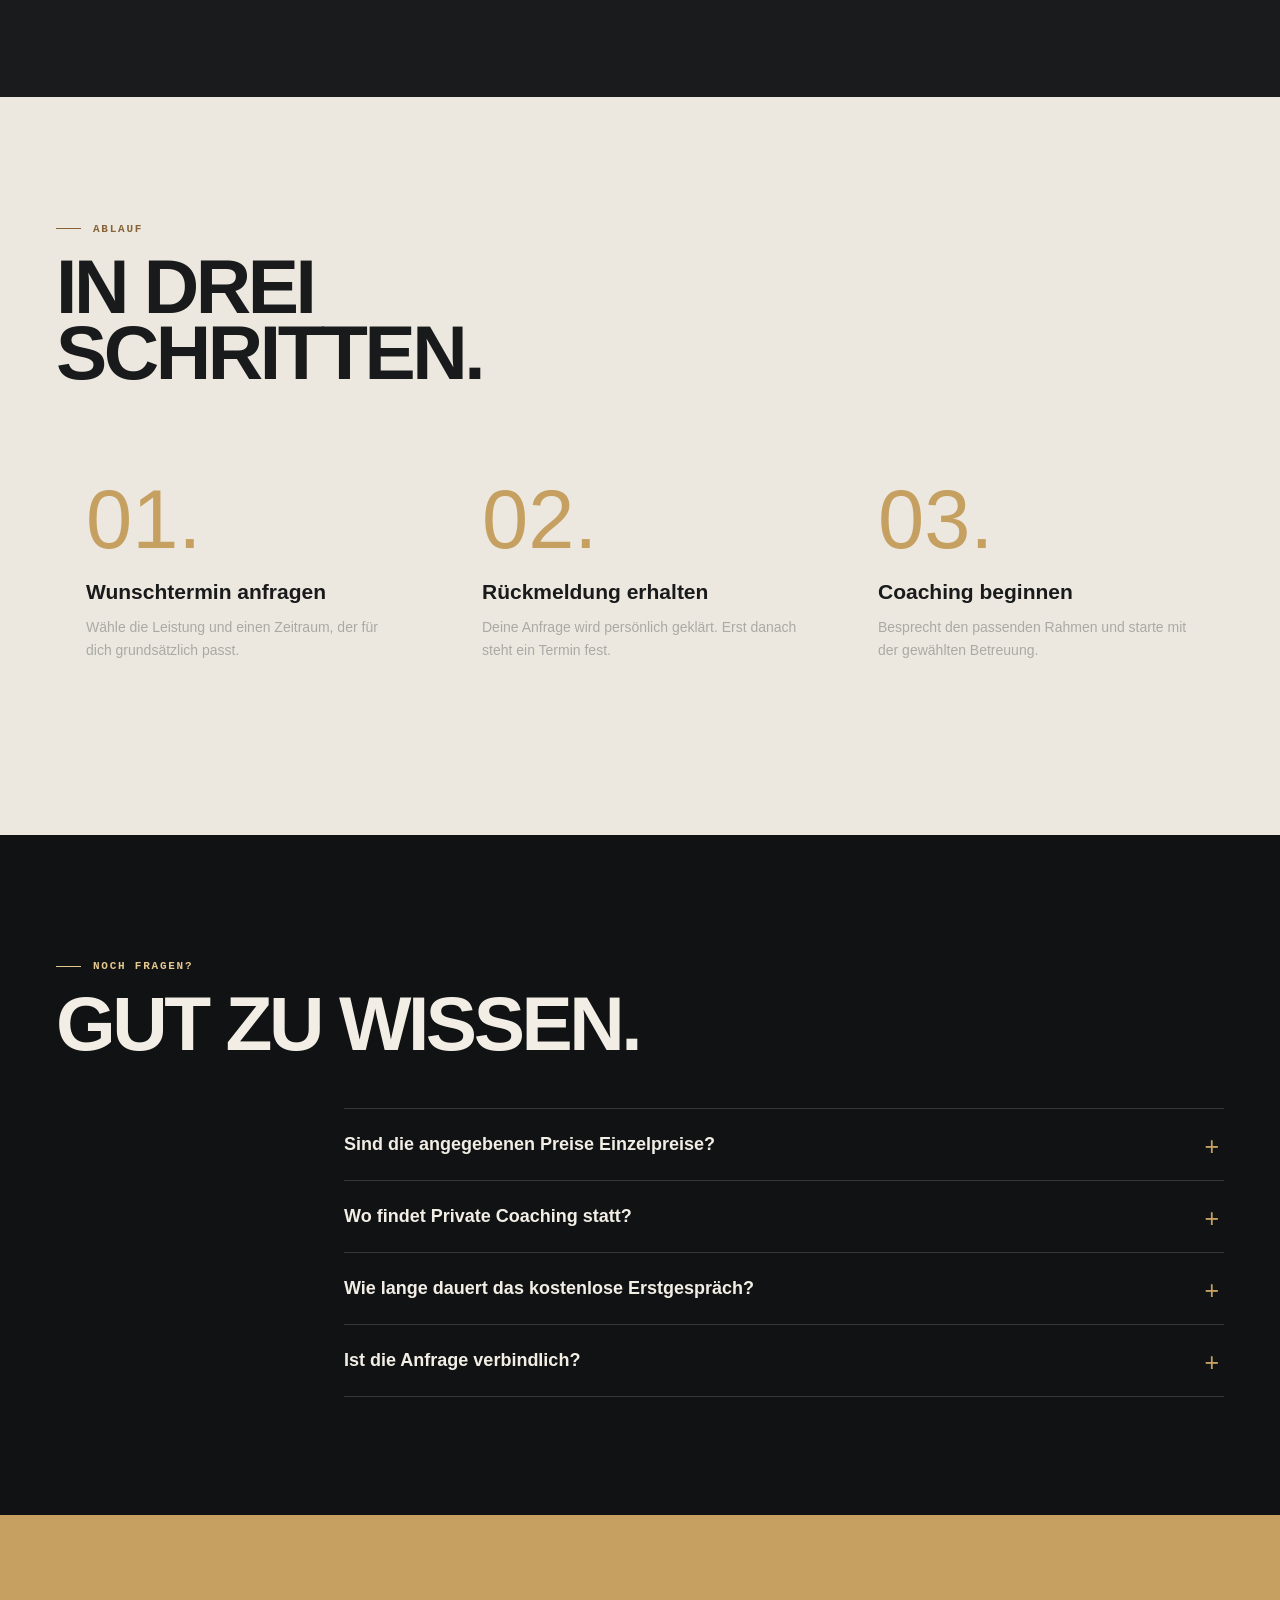
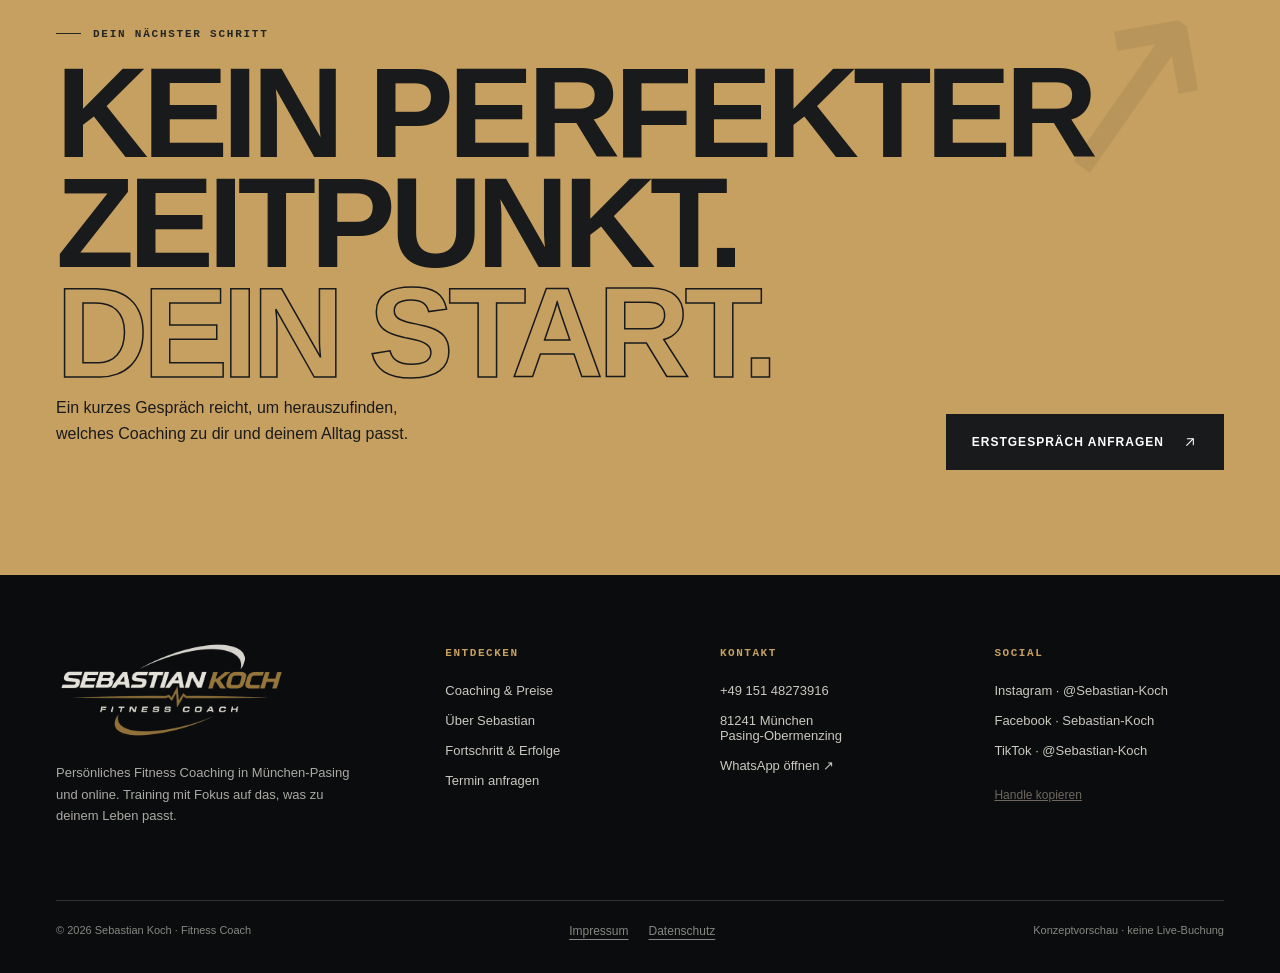
<file: coaching.html>
<!DOCTYPE html><html lang="de"><head><meta charset="utf-8"><meta name="viewport" content="width=device-width,initial-scale=1"><meta name="theme-color" content="#101213"><meta name="description" content="Private Coaching ab 100 €, Elite Home Performance 120 € und Longevity Strength Online Coaching 150 € je 60 Minuten. Coaching in München anfragen."><meta name="robots" content="noindex,follow"><meta property="og:type" content="website"><meta property="og:locale" content="de_DE"><meta property="og:title" content="Coaching &amp; Preise | Sebastian Koch Fitness Coach"><meta property="og:description" content="Private Coaching ab 100 €, Elite Home Performance 120 € und Longevity Strength Online Coaching 150 € je 60 Minuten. Coaching in München anfragen."><title>Coaching &amp; Preise | Sebastian Koch Fitness Coach</title><link rel="icon" href="assets/images/favicon.svg" type="image/svg+xml"><link href="assets/css/style.css" rel="stylesheet"><script type="application/ld+json">{"@context":"https://schema.org","@graph":[{"@type":"Person","@id":"#sebastian-koch","name":"Sebastian Koch","jobTitle":"Fitness Coach","telephone":"+49 151 48273916"},{"@type":"Service","@id":"#fitness-coaching","name":"Fitness Coaching in München und online","serviceType":"Personal Training und Online Fitness Coaching","provider":{"@id":"#sebastian-koch"},"areaServed":{"@type":"AdministrativeArea","name":"München-Pasing-Obermenzing"},"offers":[{"@type":"Offer","name":"Private Coaching","price":100,"priceCurrency":"EUR","itemOffered":{"@type":"Service","name":"Private Coaching","provider":{"@id":"#sebastian-koch"}}},{"@type":"Offer","name":"Elite Home Performance","price":120,"priceCurrency":"EUR","itemOffered":{"@type":"Service","name":"Elite Home Performance","provider":{"@id":"#sebastian-koch"}}},{"@type":"Offer","name":"Longevity Strength Online Coaching","price":150,"priceCurrency":"EUR","itemOffered":{"@type":"Service","name":"Longevity Strength Online Coaching","provider":{"@id":"#sebastian-koch"}}}]}]}</script></head><body><a class="skip-link" href="#main">Zum Inhalt springen</a>
<header class="site-header"><div class="container header-inner"><a class="brand" href="index.html" aria-label="Sebastian Koch – Startseite"><img decoding="async" src="assets/images/logo-dark.webp" width="210" height="88" alt="Sebastian Koch Fitness Coach – Logo"></a>
<nav id="site-nav" class="site-nav" aria-label="Hauptnavigation"><a href="index.html" class="" >Startseite</a><a href="coaching.html" class="active" aria-current="page">Coaching</a><a href="ueber-mich.html" class="" >Über mich</a><a href="erfolge.html" class="" >Erfolge</a><a href="kontakt.html" class="" >Kontakt</a></nav>
<a class="button header-cta" href="kontakt.html">Gespräch anfragen<svg aria-hidden="true" viewBox="0 0 24 24" fill="none" stroke="currentColor" stroke-width="1.6" stroke-linecap="round" stroke-linejoin="round"><path d="M7 17 17 7M8 7h9v9"/></svg></a>
<button id="mobile-menu-btn" class="mobile-menu-btn" type="button" aria-controls="site-nav" aria-expanded="false" aria-label="Menü öffnen"><span></span><span></span></button></div></header><main id="main"><section class="inner-hero"><div class="container"><div class="breadcrumb"><a href="index.html">Startseite</a><span aria-hidden="true">/</span><span>Coaching</span></div><span class="eyebrow">01 / Training, das zu dir passt</span><h1 class="section-title">DEIN TRAINING.<br>DEINE <span class="accent">WAHL.</span></h1><p class="lead">Persönlich im Training, diskret bei dir zuhause oder flexibel online. Vergleiche die aktuellen Angebote und frage deinen Wunschtermin an.</p></div></section>
<section class="section tight"><div class="container"><div class="section-header"><div><span class="eyebrow">Alle Angebote / Preise</span><h2 class="section-title smaller">DAS PASST ZU DIR.</h2></div><p class="section-aside">Drei Coaching-Formate, eine klare Übersicht. Die Preise beziehen sich auf die angegebenen Einheiten.</p></div>
<article class="program-band" id="private"><div><span class="eyebrow">01 / Vor Ort</span><h2 class="big-name">PRIVATE<br>COACHING.</h2><p class="text-muted">Für alle, die gezieltes Feedback und persönliche Begleitung im Training suchen.</p></div><div class="content"><div class="top"><span class="mono">1 Einheit · 60 Minuten</span><span class="mono">Persönlich</span></div><p class="price-big">100 €</p><p>Eine persönliche Trainingseinheit mit Fokus auf Technik, individuelle Anpassung und direkte Rückmeldung.</p><a class="button" href="kontakt.html?service=Private%20Coaching">Private Coaching anfragen<svg aria-hidden="true" viewBox="0 0 24 24" fill="none" stroke="currentColor" stroke-width="1.6" stroke-linecap="round" stroke-linejoin="round"><path d="M7 17 17 7M8 7h9v9"/></svg></a></div></article>
<article class="program-band" id="home-performance"><div><span class="eyebrow">02 / Bei dir zuhause</span><h2 class="big-name">ELITE HOME<br>PERFORMANCE.</h2><p class="text-muted">Für Menschen, die persönliche Betreuung gern in der eigenen Umgebung nutzen möchten.</p></div><div class="content"><div class="top"><span class="mono">1 Einheit · 60 Minuten</span><span class="mono">Zuhause</span></div><p class="price-big">120 €</p><p>Ein persönlicher Termin in deinem Zuhause. Ausrichtung auf Trainingsziele, Alltag und einen diskreten Rahmen.</p><a class="button" href="kontakt.html?service=Elite%20Home%20Performance">Home Performance anfragen<svg aria-hidden="true" viewBox="0 0 24 24" fill="none" stroke="currentColor" stroke-width="1.6" stroke-linecap="round" stroke-linejoin="round"><path d="M7 17 17 7M8 7h9v9"/></svg></a></div></article>
<article class="program-band" id="online"><div><span class="eyebrow">03 / Digital & flexibel</span><h2 class="big-name">LONGEVITY<br>STRENGTH ONLINE.</h2><p class="text-muted">Für Menschen, die ihren Fokus auf langfristige Kraft und einen selbstbestimmten Trainingsalltag legen.</p></div><div class="content"><div class="top"><span class="mono">1 Einheit · 60 Minuten</span><span class="mono">Online</span></div><p class="price-big">150 €</p><p>Ein strukturierter Online-Coaching-Termin mit Blick auf Kraft, Leistungsfähigkeit und langfristige Trainingsgewohnheiten.</p><a class="button" href="kontakt.html?service=Longevity%20Strength%20Online%20Coaching">Online Coaching anfragen<svg aria-hidden="true" viewBox="0 0 24 24" fill="none" stroke="currentColor" stroke-width="1.6" stroke-linecap="round" stroke-linejoin="round"><path d="M7 17 17 7M8 7h9v9"/></svg></a></div></article>
<article class="program-band" id="erstgespraech"><div><span class="eyebrow">04 / Kennenlernen</span><h2 class="big-name">FREE STRATEGY<br>CALL.</h2><p class="text-muted">Ein unverbindliches Erstgespräch, um dein Anliegen und mögliche nächste Schritte zu klären.</p></div><div class="content"><div class="top"><span class="mono">Dauer nach Absprache</span><span class="mono">Kostenfrei</span></div><p class="price-big">0 €</p><p>Erzähle, was du verändern möchtest. Du kannst einen Wunschzeitraum anfragen; die Verfügbarkeit wird persönlich abgestimmt.</p><a class="button" href="kontakt.html?service=Free%20Strategy%20Call">Erstgespräch anfragen<svg aria-hidden="true" viewBox="0 0 24 24" fill="none" stroke="currentColor" stroke-width="1.6" stroke-linecap="round" stroke-linejoin="round"><path d="M7 17 17 7M8 7h9v9"/></svg></a></div></article>
</div></section>
<section class="section mid"><div class="container"><div class="section-header"><div><span class="eyebrow">So entscheidest du</span><h2 class="section-title smaller">NICHT MEHR.<br>SONDERN PASSEND.</h2></div><p class="section-aside">Wenn du noch unsicher bist, helfen diese drei Fragen bei der Wahl deines Coaching-Formats.</p></div><div class="feature-lines"><div class="line-item"><h3>Wo möchtest du trainieren?</h3><p>Persönlich vor Ort, zuhause oder digital: Der Trainingsort bestimmt, welche Option überhaupt sinnvoll ist.</p></div><div class="line-item"><h3>Welche Unterstützung brauchst du?</h3><p>Unmittelbares Technikfeedback, eine vertraute Trainingsumgebung oder flexible Online-Begleitung?</p></div><div class="line-item"><h3>Wie passt das in deinen Alltag?</h3><p>Wähle lieber eine Form, die du nachhaltig einplanen kannst, als eine, die nur theoretisch ideal klingt.</p></div></div><div style="margin-top:44px"><a class="button secondary" href="index.html#fitness-check">Fitness-Check starten<svg aria-hidden="true" viewBox="0 0 24 24" fill="none" stroke="currentColor" stroke-width="1.6" stroke-linecap="round" stroke-linejoin="round"><path d="M7 17 17 7M8 7h9v9"/></svg></a></div></div></section>
<section class="section paper"><div class="container"><div class="section-header"><div><span class="eyebrow">Ablauf</span><h2 class="section-title smaller">IN DREI<br>SCHRITTEN.</h2></div></div><div class="steps-large"><div class="step-card"><div class="big">01.</div><h3>Wunschtermin anfragen</h3><p>Wähle die Leistung und einen Zeitraum, der für dich grundsätzlich passt.</p></div><div class="step-card"><div class="big">02.</div><h3>Rückmeldung erhalten</h3><p>Deine Anfrage wird persönlich geklärt. Erst danach steht ein Termin fest.</p></div><div class="step-card"><div class="big">03.</div><h3>Coaching beginnen</h3><p>Besprecht den passenden Rahmen und starte mit der gewählten Betreuung.</p></div></div></div></section>
<section class="section"><div class="container"><div class="section-header"><div><span class="eyebrow">Noch Fragen?</span><h2 class="section-title smaller">GUT ZU WISSEN.</h2></div></div><div class="faq-list"><details><summary>Sind die angegebenen Preise Einzelpreise?</summary><p>Die angegebenen Preise gelten jeweils für eine 60-minütige Einheit. Ob Pakete erhältlich sind, wird im Erstgespräch geklärt.</p></details><details><summary>Wo findet Private Coaching statt?</summary><p>Der genaue Trainingsort wurde noch nicht angegeben. Bitte frage im Kontaktformular nach dem passenden Standort in München.</p></details><details><summary>Wie lange dauert das kostenlose Erstgespräch?</summary><p>Die genaue Gesprächsdauer wird bei der Terminabstimmung bestätigt.</p></details><details><summary>Ist die Anfrage verbindlich?</summary><p>Nein. Du übermittelst einen Wunsch. Der Termin wird erst durch eine persönliche Rückmeldung bestätigt.</p></details></div></div></section><section class="final-cta"><div class="container"><span class="eyebrow" style="color:#252522">Dein nächster Schritt</span><h2 class="section-title">KEIN PERFEKTER<br>ZEITPUNKT.<br><span class="outline">DEIN START.</span></h2><div class="subline"><p>Ein kurzes Gespräch reicht, um herauszufinden, welches Coaching zu dir und deinem Alltag passt.</p><a class="button" href="kontakt.html">Erstgespräch anfragen<svg aria-hidden="true" viewBox="0 0 24 24" fill="none" stroke="currentColor" stroke-width="1.6" stroke-linecap="round" stroke-linejoin="round"><path d="M7 17 17 7M8 7h9v9"/></svg></a></div></div></section></main><footer class="site-footer"><div class="container"><div class="footer-main">
<div class="footer-brand"><a href="index.html" aria-label="Zur Startseite"><img decoding="async" src="assets/images/logo-dark.webp" alt="Sebastian Koch Fitness Coach" width="230" height="100" loading="lazy"></a><p>Persönliches Fitness Coaching in München-Pasing und online. Training mit Fokus auf das, was zu deinem Leben passt.</p></div>
<div class="footer-col"><h4>Entdecken</h4><a href="coaching.html">Coaching & Preise</a><a href="ueber-mich.html">Über Sebastian</a><a href="erfolge.html">Fortschritt & Erfolge</a><a href="kontakt.html">Termin anfragen</a></div>
<div class="footer-col"><h4>Kontakt</h4><a href="tel:+4915148273916">+49 151 48273916</a><span>81241 München<br>Pasing-Obermenzing</span><a href="https://wa.me/4915148273916" target="_blank" rel="noopener noreferrer">WhatsApp öffnen ↗</a></div>
<div class="footer-col"><h4>Social</h4><span>Instagram · @Sebastian-Koch</span><span>Facebook · Sebastian-Koch</span><span>TikTok · @Sebastian-Koch</span><button class="quiz-back copy-handle" type="button" aria-label="Social-Media-Handle kopieren">Handle kopieren</button></div>
</div><div class="footer-bottom"><span>© 2026 Sebastian Koch · Fitness Coach</span><div class="social-list"><a href="impressum.html">Impressum</a><a href="datenschutz.html">Datenschutz</a></div><span>Konzeptvorschau · keine Live-Buchung</span></div></div></footer>
<div class="mobile-sticky-cta" aria-label="Schnellkontakt"><a class="button" href="kontakt.html">Erstgespräch anfragen<svg aria-hidden="true" viewBox="0 0 24 24" fill="none" stroke="currentColor" stroke-width="1.6" stroke-linecap="round" stroke-linejoin="round"><path d="M7 17 17 7M8 7h9v9"/></svg></a><a class="phone-link" href="tel:+4915148273916" aria-label="Sebastian Koch anrufen"><svg aria-hidden="true" viewBox="0 0 24 24" fill="none" stroke="currentColor" stroke-width="1.6" stroke-linecap="round" stroke-linejoin="round"><path d="M21 16.5v3a2 2 0 0 1-2.2 2A18.2 18.2 0 0 1 3.5 6.2 2 2 0 0 1 5.5 4h3a2 2 0 0 1 2 1.7l.4 2.7a2 2 0 0 1-.6 1.7l-1.4 1.4a14 14 0 0 0 4.6 4.6l1.4-1.4a2 2 0 0 1 1.7-.6l2.7.4A2 2 0 0 1 21 16.5Z"/></svg></a></div><script defer src="assets/js/main.js"></script></body></html>
</file>
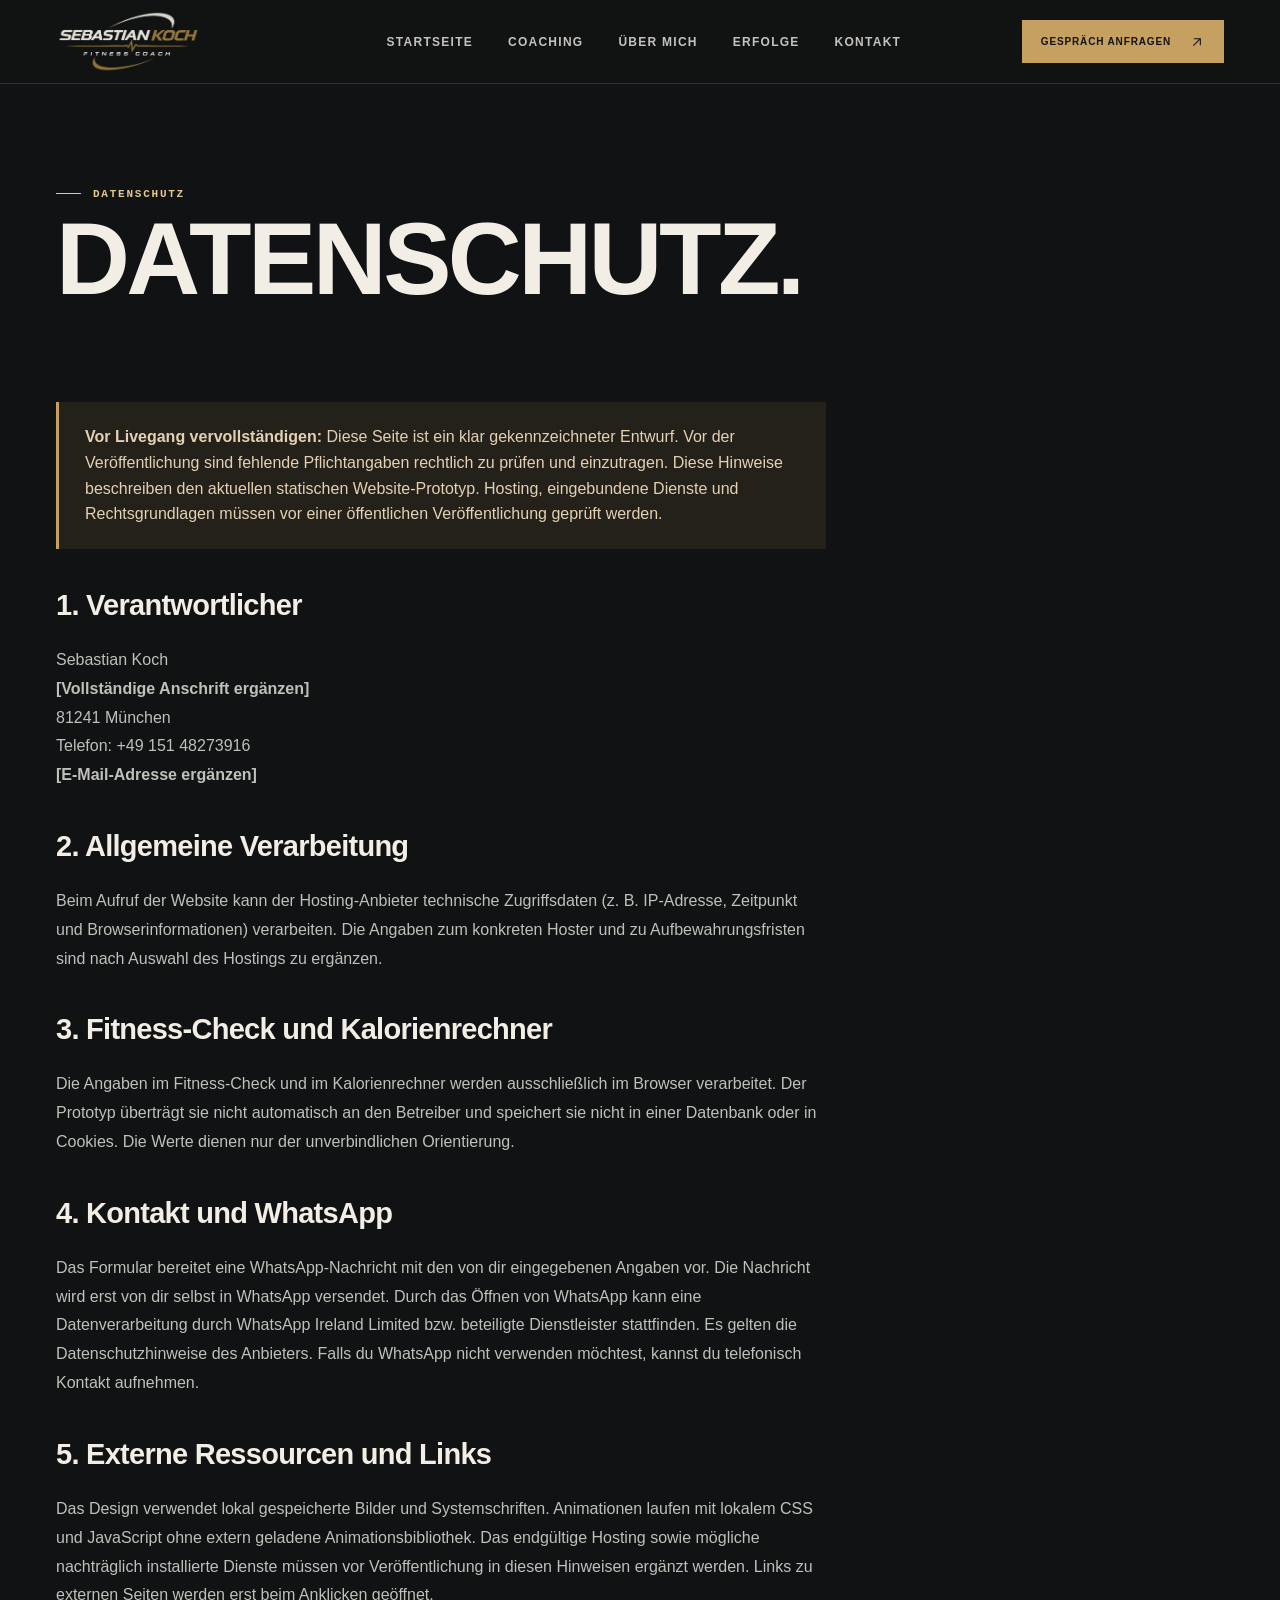
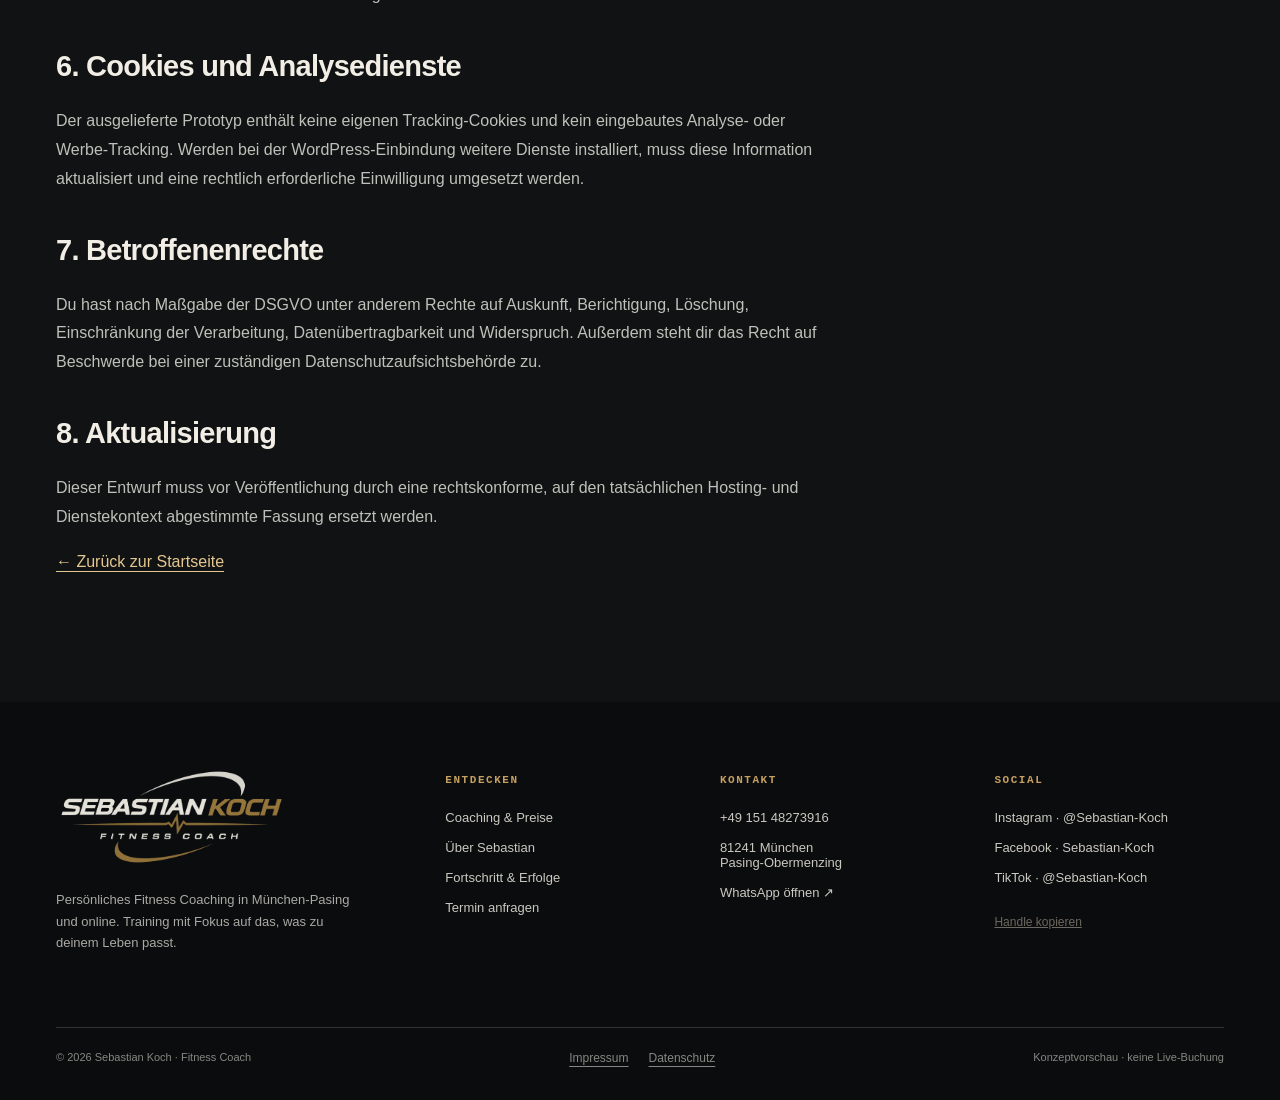
<file: datenschutz.html>
<!DOCTYPE html><html lang="de"><head><meta charset="utf-8"><meta name="viewport" content="width=device-width,initial-scale=1"><meta name="theme-color" content="#101213"><meta name="description" content="Informationen zum Datenschutz auf der Fitness-Coaching-Website Sebastian Koch. Entwurf vor Livegang prüfen."><meta name="robots" content="noindex,nofollow"><meta property="og:type" content="website"><meta property="og:locale" content="de_DE"><meta property="og:title" content="Datenschutz | Sebastian Koch"><meta property="og:description" content="Informationen zum Datenschutz auf der Fitness-Coaching-Website Sebastian Koch. Entwurf vor Livegang prüfen."><title>Datenschutz | Sebastian Koch</title><link rel="icon" href="assets/images/favicon.svg" type="image/svg+xml"><link href="assets/css/style.css" rel="stylesheet"></head><body><a class="skip-link" href="#main">Zum Inhalt springen</a>
<header class="site-header"><div class="container header-inner"><a class="brand" href="index.html" aria-label="Sebastian Koch – Startseite"><img decoding="async" src="assets/images/logo-dark.webp" width="210" height="88" alt="Sebastian Koch Fitness Coach – Logo"></a>
<nav id="site-nav" class="site-nav" aria-label="Hauptnavigation"><a href="index.html" class="" >Startseite</a><a href="coaching.html" class="" >Coaching</a><a href="ueber-mich.html" class="" >Über mich</a><a href="erfolge.html" class="" >Erfolge</a><a href="kontakt.html" class="" >Kontakt</a></nav>
<a class="button header-cta" href="kontakt.html">Gespräch anfragen<svg aria-hidden="true" viewBox="0 0 24 24" fill="none" stroke="currentColor" stroke-width="1.6" stroke-linecap="round" stroke-linejoin="round"><path d="M7 17 17 7M8 7h9v9"/></svg></a>
<button id="mobile-menu-btn" class="mobile-menu-btn" type="button" aria-controls="site-nav" aria-expanded="false" aria-label="Menü öffnen"><span></span><span></span></button></div></header><main id="main"><div class="legal-page"><div class="container"><article><span class="eyebrow">Datenschutz</span><h1>DATENSCHUTZ.</h1><div class="draft-warning"><strong>Vor Livegang vervollständigen:</strong> Diese Seite ist ein klar gekennzeichneter Entwurf. Vor der Veröffentlichung sind fehlende Pflichtangaben rechtlich zu prüfen und einzutragen. Diese Hinweise beschreiben den aktuellen statischen Website-Prototyp. Hosting, eingebundene Dienste und Rechtsgrundlagen müssen vor einer öffentlichen Veröffentlichung geprüft werden.</div><h2>1. Verantwortlicher</h2><p>Sebastian Koch<br><strong>[Vollständige Anschrift ergänzen]</strong><br>81241 München<br>Telefon: +49 151 48273916<br><strong>[E-Mail-Adresse ergänzen]</strong></p><h2>2. Allgemeine Verarbeitung</h2><p>Beim Aufruf der Website kann der Hosting-Anbieter technische Zugriffsdaten (z. B. IP-Adresse, Zeitpunkt und Browserinformationen) verarbeiten. Die Angaben zum konkreten Hoster und zu Aufbewahrungsfristen sind nach Auswahl des Hostings zu ergänzen.</p><h2>3. Fitness-Check und Kalorienrechner</h2><p>Die Angaben im Fitness-Check und im Kalorienrechner werden ausschließlich im Browser verarbeitet. Der Prototyp überträgt sie nicht automatisch an den Betreiber und speichert sie nicht in einer Datenbank oder in Cookies. Die Werte dienen nur der unverbindlichen Orientierung.</p><h2>4. Kontakt und WhatsApp</h2><p>Das Formular bereitet eine WhatsApp-Nachricht mit den von dir eingegebenen Angaben vor. Die Nachricht wird erst von dir selbst in WhatsApp versendet. Durch das Öffnen von WhatsApp kann eine Datenverarbeitung durch WhatsApp Ireland Limited bzw. beteiligte Dienstleister stattfinden. Es gelten die Datenschutzhinweise des Anbieters. Falls du WhatsApp nicht verwenden möchtest, kannst du telefonisch Kontakt aufnehmen.</p><h2>5. Externe Ressourcen und Links</h2><p>Das Design verwendet lokal gespeicherte Bilder und Systemschriften. Animationen laufen mit lokalem CSS und JavaScript ohne extern geladene Animationsbibliothek. Das endgültige Hosting sowie mögliche nachträglich installierte Dienste müssen vor Veröffentlichung in diesen Hinweisen ergänzt werden. Links zu externen Seiten werden erst beim Anklicken geöffnet.</p><h2>6. Cookies und Analysedienste</h2><p>Der ausgelieferte Prototyp enthält keine eigenen Tracking-Cookies und kein eingebautes Analyse- oder Werbe-Tracking. Werden bei der WordPress-Einbindung weitere Dienste installiert, muss diese Information aktualisiert und eine rechtlich erforderliche Einwilligung umgesetzt werden.</p><h2>7. Betroffenenrechte</h2><p>Du hast nach Maßgabe der DSGVO unter anderem Rechte auf Auskunft, Berichtigung, Löschung, Einschränkung der Verarbeitung, Datenübertragbarkeit und Widerspruch. Außerdem steht dir das Recht auf Beschwerde bei einer zuständigen Datenschutzaufsichtsbehörde zu.</p><h2>8. Aktualisierung</h2><p>Dieser Entwurf muss vor Veröffentlichung durch eine rechtskonforme, auf den tatsächlichen Hosting- und Dienstekontext abgestimmte Fassung ersetzt werden.</p><p><a href="index.html">← Zurück zur Startseite</a></p></article></div></div></main><footer class="site-footer"><div class="container"><div class="footer-main">
<div class="footer-brand"><a href="index.html" aria-label="Zur Startseite"><img decoding="async" src="assets/images/logo-dark.webp" alt="Sebastian Koch Fitness Coach" width="230" height="100" loading="lazy"></a><p>Persönliches Fitness Coaching in München-Pasing und online. Training mit Fokus auf das, was zu deinem Leben passt.</p></div>
<div class="footer-col"><h4>Entdecken</h4><a href="coaching.html">Coaching & Preise</a><a href="ueber-mich.html">Über Sebastian</a><a href="erfolge.html">Fortschritt & Erfolge</a><a href="kontakt.html">Termin anfragen</a></div>
<div class="footer-col"><h4>Kontakt</h4><a href="tel:+4915148273916">+49 151 48273916</a><span>81241 München<br>Pasing-Obermenzing</span><a href="https://wa.me/4915148273916" target="_blank" rel="noopener noreferrer">WhatsApp öffnen ↗</a></div>
<div class="footer-col"><h4>Social</h4><span>Instagram · @Sebastian-Koch</span><span>Facebook · Sebastian-Koch</span><span>TikTok · @Sebastian-Koch</span><button class="quiz-back copy-handle" type="button" aria-label="Social-Media-Handle kopieren">Handle kopieren</button></div>
</div><div class="footer-bottom"><span>© 2026 Sebastian Koch · Fitness Coach</span><div class="social-list"><a href="impressum.html">Impressum</a><a href="datenschutz.html">Datenschutz</a></div><span>Konzeptvorschau · keine Live-Buchung</span></div></div></footer>
<div class="mobile-sticky-cta" aria-label="Schnellkontakt"><a class="button" href="kontakt.html">Erstgespräch anfragen<svg aria-hidden="true" viewBox="0 0 24 24" fill="none" stroke="currentColor" stroke-width="1.6" stroke-linecap="round" stroke-linejoin="round"><path d="M7 17 17 7M8 7h9v9"/></svg></a><a class="phone-link" href="tel:+4915148273916" aria-label="Sebastian Koch anrufen"><svg aria-hidden="true" viewBox="0 0 24 24" fill="none" stroke="currentColor" stroke-width="1.6" stroke-linecap="round" stroke-linejoin="round"><path d="M21 16.5v3a2 2 0 0 1-2.2 2A18.2 18.2 0 0 1 3.5 6.2 2 2 0 0 1 5.5 4h3a2 2 0 0 1 2 1.7l.4 2.7a2 2 0 0 1-.6 1.7l-1.4 1.4a14 14 0 0 0 4.6 4.6l1.4-1.4a2 2 0 0 1 1.7-.6l2.7.4A2 2 0 0 1 21 16.5Z"/></svg></a></div><script defer src="assets/js/main.js"></script></body></html>
</file>
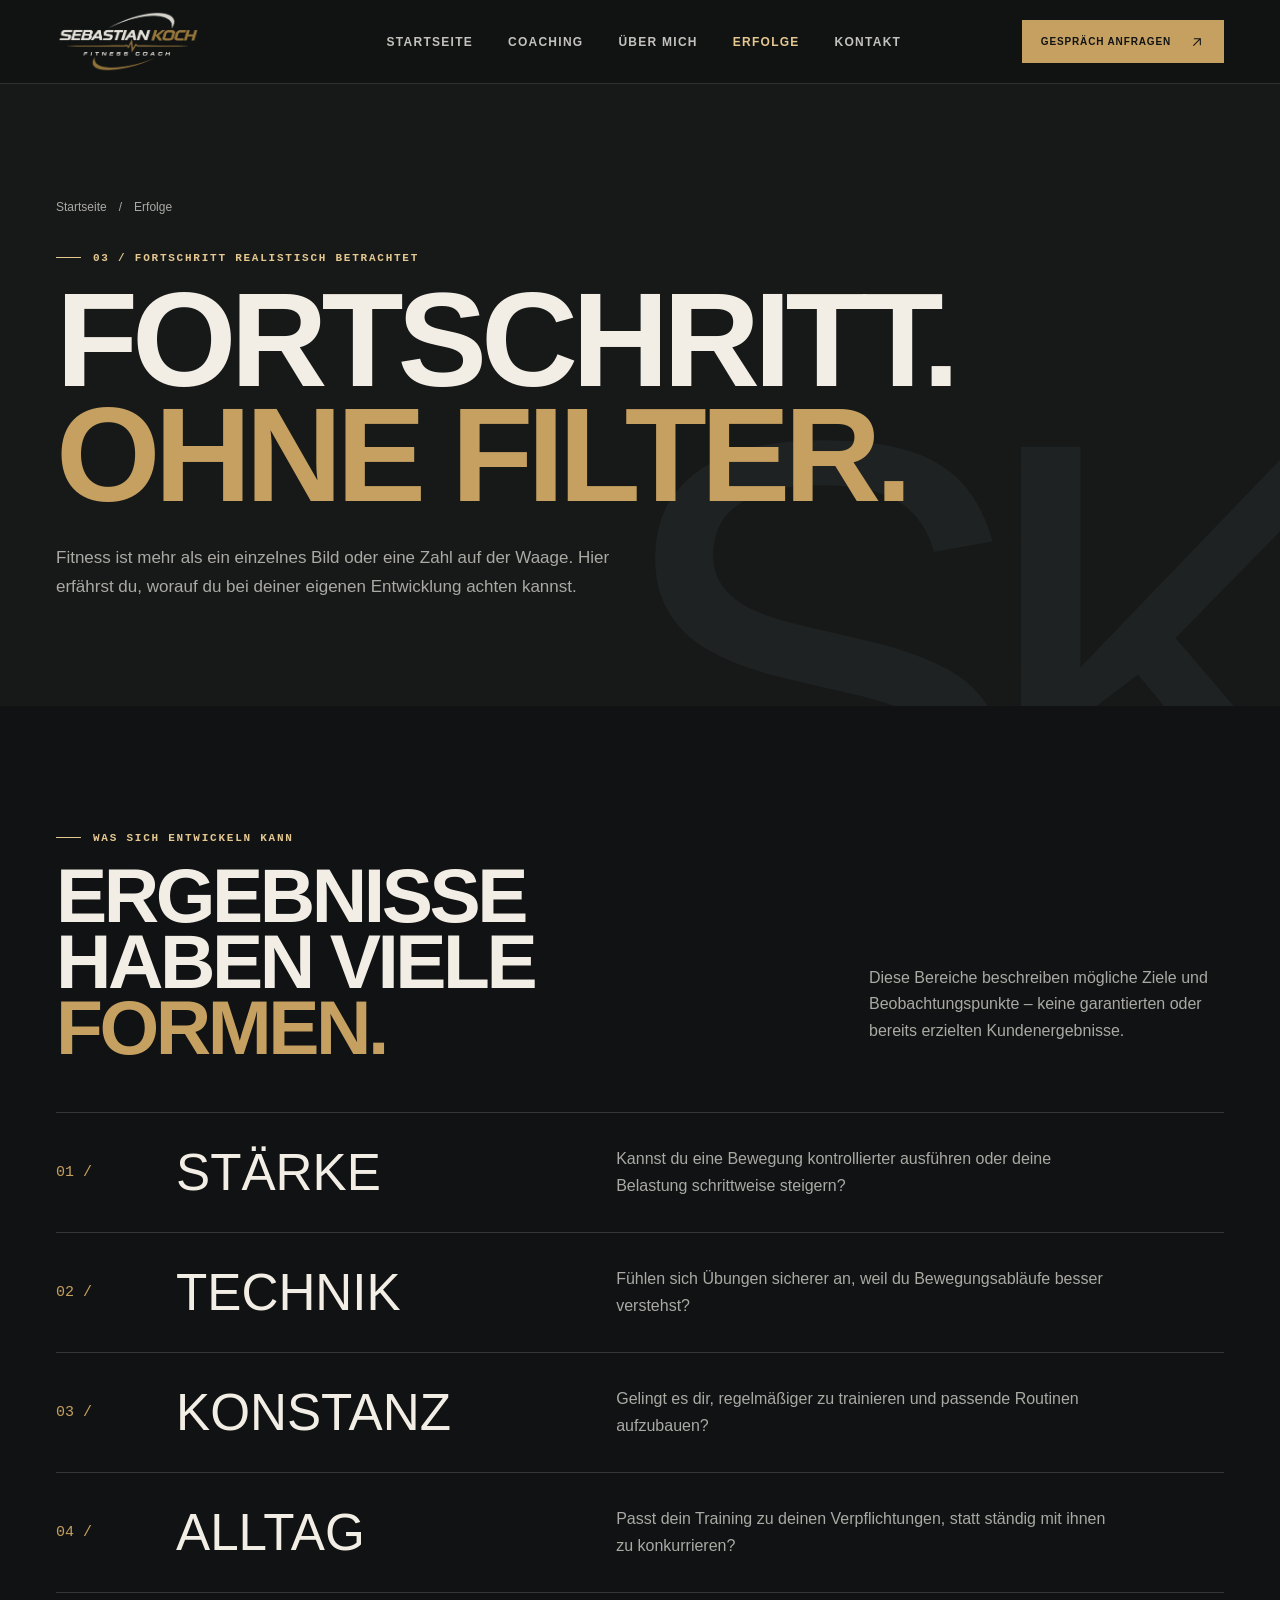
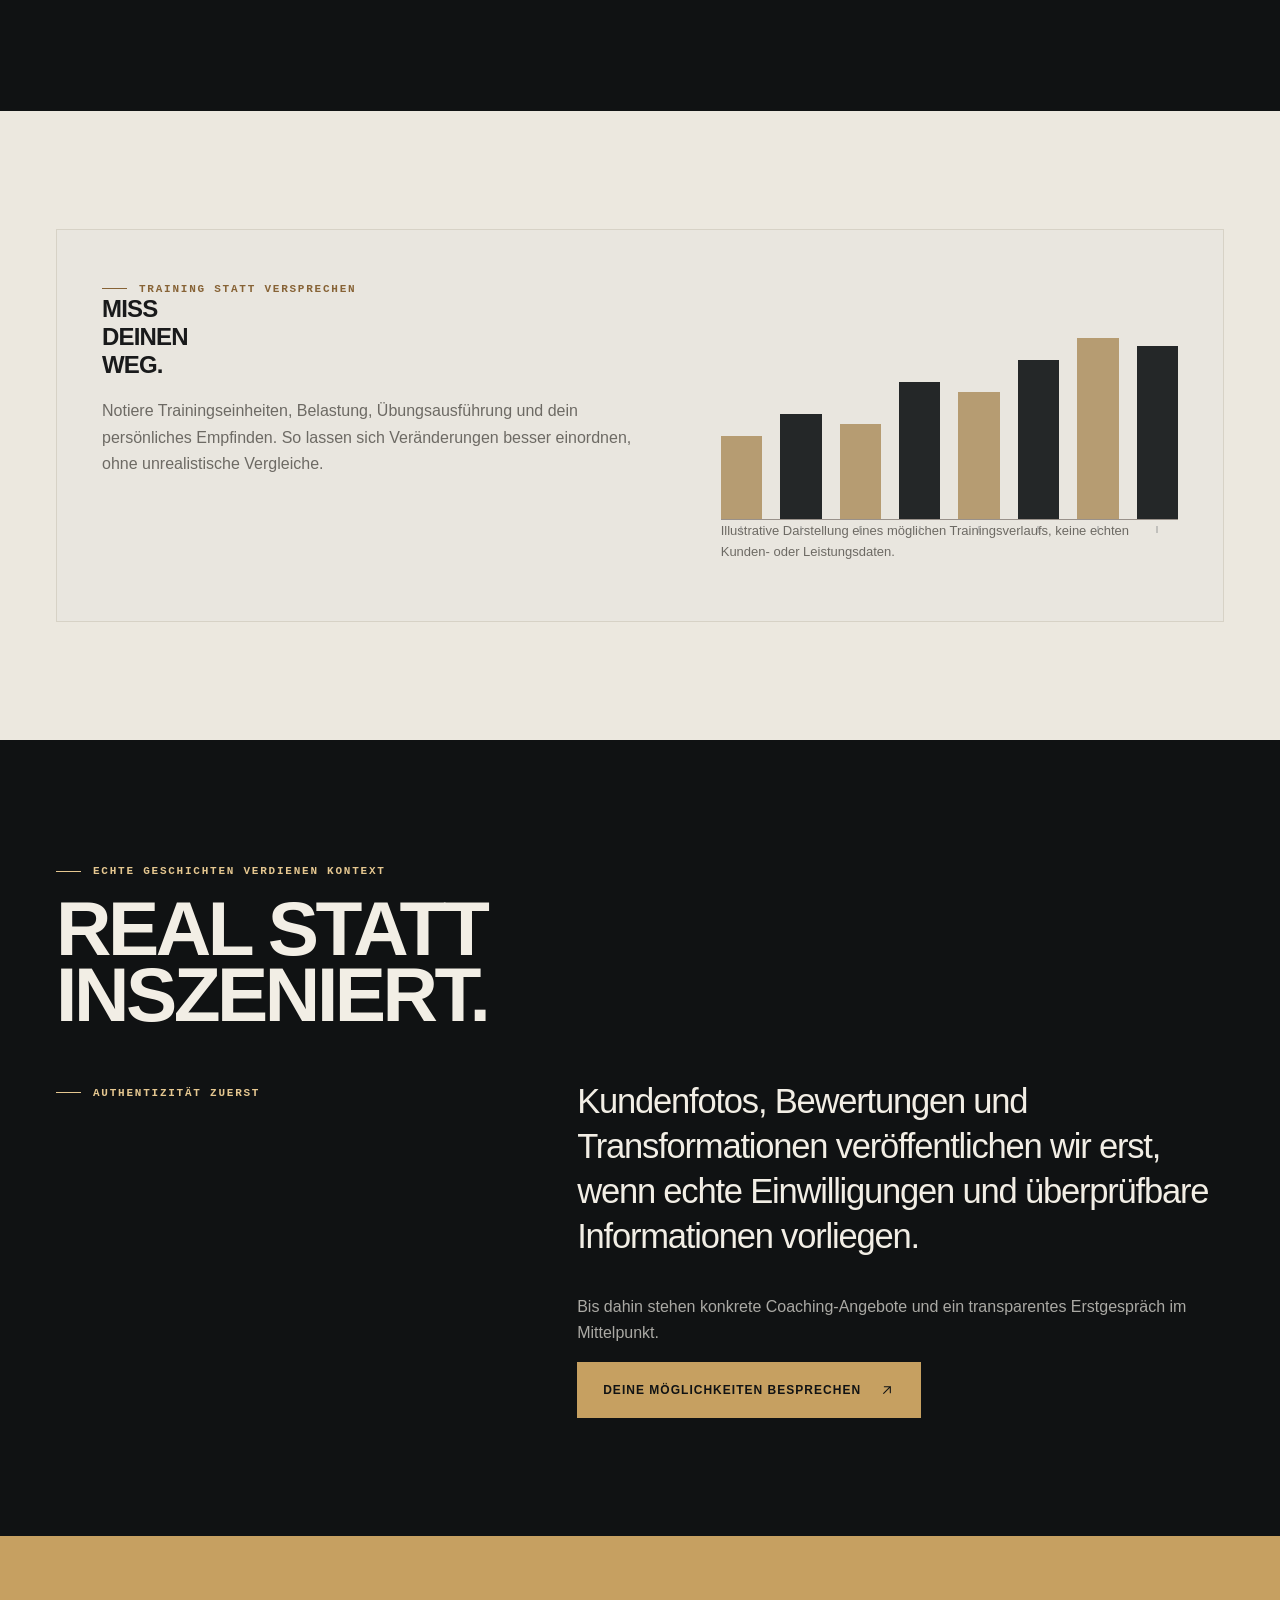
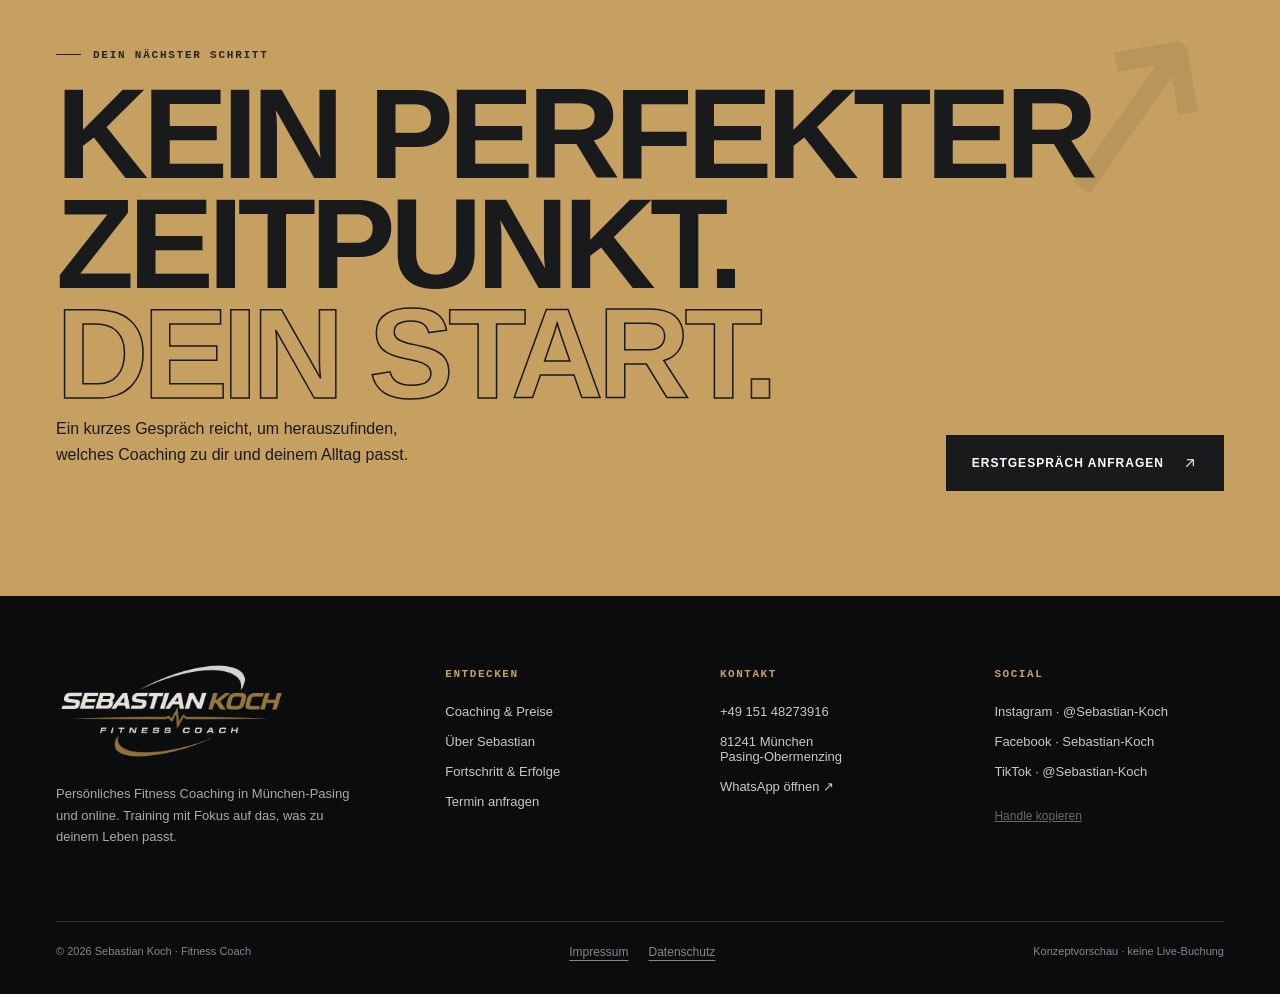
<file: erfolge.html>
<!DOCTYPE html><html lang="de"><head><meta charset="utf-8"><meta name="viewport" content="width=device-width,initial-scale=1"><meta name="theme-color" content="#101213"><meta name="description" content="Kraft, Technik, Konstanz und Alltag: Welche Fortschritte beim Fitness Coaching wichtig sein können – ohne unrealistische Erfolgsversprechen."><meta name="robots" content="noindex,follow"><meta property="og:type" content="website"><meta property="og:locale" content="de_DE"><meta property="og:title" content="Fortschritt &amp; Trainingsziele | Sebastian Koch"><meta property="og:description" content="Kraft, Technik, Konstanz und Alltag: Welche Fortschritte beim Fitness Coaching wichtig sein können – ohne unrealistische Erfolgsversprechen."><title>Fortschritt &amp; Trainingsziele | Sebastian Koch</title><link rel="icon" href="assets/images/favicon.svg" type="image/svg+xml"><link href="assets/css/style.css" rel="stylesheet"><script type="application/ld+json">{"@context":"https://schema.org","@graph":[{"@type":"Person","@id":"#sebastian-koch","name":"Sebastian Koch","jobTitle":"Fitness Coach","telephone":"+49 151 48273916"},{"@type":"Service","@id":"#fitness-coaching","name":"Fitness Coaching in München und online","serviceType":"Personal Training und Online Fitness Coaching","provider":{"@id":"#sebastian-koch"},"areaServed":{"@type":"AdministrativeArea","name":"München-Pasing-Obermenzing"}}]}</script></head><body><a class="skip-link" href="#main">Zum Inhalt springen</a>
<header class="site-header"><div class="container header-inner"><a class="brand" href="index.html" aria-label="Sebastian Koch – Startseite"><img decoding="async" src="assets/images/logo-dark.webp" width="210" height="88" alt="Sebastian Koch Fitness Coach – Logo"></a>
<nav id="site-nav" class="site-nav" aria-label="Hauptnavigation"><a href="index.html" class="" >Startseite</a><a href="coaching.html" class="" >Coaching</a><a href="ueber-mich.html" class="" >Über mich</a><a href="erfolge.html" class="active" aria-current="page">Erfolge</a><a href="kontakt.html" class="" >Kontakt</a></nav>
<a class="button header-cta" href="kontakt.html">Gespräch anfragen<svg aria-hidden="true" viewBox="0 0 24 24" fill="none" stroke="currentColor" stroke-width="1.6" stroke-linecap="round" stroke-linejoin="round"><path d="M7 17 17 7M8 7h9v9"/></svg></a>
<button id="mobile-menu-btn" class="mobile-menu-btn" type="button" aria-controls="site-nav" aria-expanded="false" aria-label="Menü öffnen"><span></span><span></span></button></div></header><main id="main"><section class="inner-hero"><div class="container"><div class="breadcrumb"><a href="index.html">Startseite</a><span aria-hidden="true">/</span><span>Erfolge</span></div><span class="eyebrow">03 / Fortschritt realistisch betrachtet</span><h1 class="section-title">FORTSCHRITT.<br><span class="accent">OHNE FILTER.</span></h1><p class="lead">Fitness ist mehr als ein einzelnes Bild oder eine Zahl auf der Waage. Hier erfährst du, worauf du bei deiner eigenen Entwicklung achten kannst.</p></div></section>
<section class="section"><div class="container"><div class="section-header"><div><span class="eyebrow">Was sich entwickeln kann</span><h2 class="section-title smaller">ERGEBNISSE<br>HABEN VIELE<br><span class="accent">FORMEN.</span></h2></div><p class="section-aside">Diese Bereiche beschreiben mögliche Ziele und Beobachtungspunkte – keine garantierten oder bereits erzielten Kundenergebnisse.</p></div><div class="progress-spectrum"><div class="spectrum-row"><span>01 /</span><h3>Stärke</h3><p>Kannst du eine Bewegung kontrollierter ausführen oder deine Belastung schrittweise steigern?</p></div><div class="spectrum-row"><span>02 /</span><h3>Technik</h3><p>Fühlen sich Übungen sicherer an, weil du Bewegungsabläufe besser verstehst?</p></div><div class="spectrum-row"><span>03 /</span><h3>Konstanz</h3><p>Gelingt es dir, regelmäßiger zu trainieren und passende Routinen aufzubauen?</p></div><div class="spectrum-row"><span>04 /</span><h3>Alltag</h3><p>Passt dein Training zu deinen Verpflichtungen, statt ständig mit ihnen zu konkurrieren?</p></div></div></div></section>
<section class="section paper"><div class="container tracking-mock"><div><span class="eyebrow">Training statt Versprechen</span><h2>MISS<br>DEINEN<br>WEG.</h2><p>Notiere Trainingseinheiten, Belastung, Übungsausführung und dein persönliches Empfinden. So lassen sich Veränderungen besser einordnen, ohne unrealistische Vergleiche.</p></div><div><div class="bar-chart" aria-hidden="true"><i style="height:34%"></i><i style="height:43%"></i><i style="height:39%"></i><i style="height:56%"></i><i style="height:52%"></i><i style="height:65%"></i><i style="height:74%"></i><i style="height:71%"></i></div><p class="note">Illustrative Darstellung eines möglichen Trainingsverlaufs, keine echten Kunden- oder Leistungsdaten.</p></div></div></section>
<section class="section"><div class="container"><div class="section-header"><div><span class="eyebrow">Echte Geschichten verdienen Kontext</span><h2 class="section-title smaller">REAL STATT<br>INSZENIERT.</h2></div></div><div class="manifesto"><div><span class="eyebrow">Authentizität zuerst</span></div><div><p style="font-size:clamp(22px,2.7vw,37px);line-height:1.3;letter-spacing:-.035em">Kundenfotos, Bewertungen und Transformationen veröffentlichen wir erst, wenn echte Einwilligungen und überprüfbare Informationen vorliegen.</p><p class="text-muted">Bis dahin stehen konkrete Coaching-Angebote und ein transparentes Erstgespräch im Mittelpunkt.</p><a class="button" href="kontakt.html">Deine Möglichkeiten besprechen<svg aria-hidden="true" viewBox="0 0 24 24" fill="none" stroke="currentColor" stroke-width="1.6" stroke-linecap="round" stroke-linejoin="round"><path d="M7 17 17 7M8 7h9v9"/></svg></a></div></div></div></section><section class="final-cta"><div class="container"><span class="eyebrow" style="color:#252522">Dein nächster Schritt</span><h2 class="section-title">KEIN PERFEKTER<br>ZEITPUNKT.<br><span class="outline">DEIN START.</span></h2><div class="subline"><p>Ein kurzes Gespräch reicht, um herauszufinden, welches Coaching zu dir und deinem Alltag passt.</p><a class="button" href="kontakt.html">Erstgespräch anfragen<svg aria-hidden="true" viewBox="0 0 24 24" fill="none" stroke="currentColor" stroke-width="1.6" stroke-linecap="round" stroke-linejoin="round"><path d="M7 17 17 7M8 7h9v9"/></svg></a></div></div></section></main><footer class="site-footer"><div class="container"><div class="footer-main">
<div class="footer-brand"><a href="index.html" aria-label="Zur Startseite"><img decoding="async" src="assets/images/logo-dark.webp" alt="Sebastian Koch Fitness Coach" width="230" height="100" loading="lazy"></a><p>Persönliches Fitness Coaching in München-Pasing und online. Training mit Fokus auf das, was zu deinem Leben passt.</p></div>
<div class="footer-col"><h4>Entdecken</h4><a href="coaching.html">Coaching & Preise</a><a href="ueber-mich.html">Über Sebastian</a><a href="erfolge.html">Fortschritt & Erfolge</a><a href="kontakt.html">Termin anfragen</a></div>
<div class="footer-col"><h4>Kontakt</h4><a href="tel:+4915148273916">+49 151 48273916</a><span>81241 München<br>Pasing-Obermenzing</span><a href="https://wa.me/4915148273916" target="_blank" rel="noopener noreferrer">WhatsApp öffnen ↗</a></div>
<div class="footer-col"><h4>Social</h4><span>Instagram · @Sebastian-Koch</span><span>Facebook · Sebastian-Koch</span><span>TikTok · @Sebastian-Koch</span><button class="quiz-back copy-handle" type="button" aria-label="Social-Media-Handle kopieren">Handle kopieren</button></div>
</div><div class="footer-bottom"><span>© 2026 Sebastian Koch · Fitness Coach</span><div class="social-list"><a href="impressum.html">Impressum</a><a href="datenschutz.html">Datenschutz</a></div><span>Konzeptvorschau · keine Live-Buchung</span></div></div></footer>
<div class="mobile-sticky-cta" aria-label="Schnellkontakt"><a class="button" href="kontakt.html">Erstgespräch anfragen<svg aria-hidden="true" viewBox="0 0 24 24" fill="none" stroke="currentColor" stroke-width="1.6" stroke-linecap="round" stroke-linejoin="round"><path d="M7 17 17 7M8 7h9v9"/></svg></a><a class="phone-link" href="tel:+4915148273916" aria-label="Sebastian Koch anrufen"><svg aria-hidden="true" viewBox="0 0 24 24" fill="none" stroke="currentColor" stroke-width="1.6" stroke-linecap="round" stroke-linejoin="round"><path d="M21 16.5v3a2 2 0 0 1-2.2 2A18.2 18.2 0 0 1 3.5 6.2 2 2 0 0 1 5.5 4h3a2 2 0 0 1 2 1.7l.4 2.7a2 2 0 0 1-.6 1.7l-1.4 1.4a14 14 0 0 0 4.6 4.6l1.4-1.4a2 2 0 0 1 1.7-.6l2.7.4A2 2 0 0 1 21 16.5Z"/></svg></a></div><script defer src="assets/js/main.js"></script></body></html>
</file>
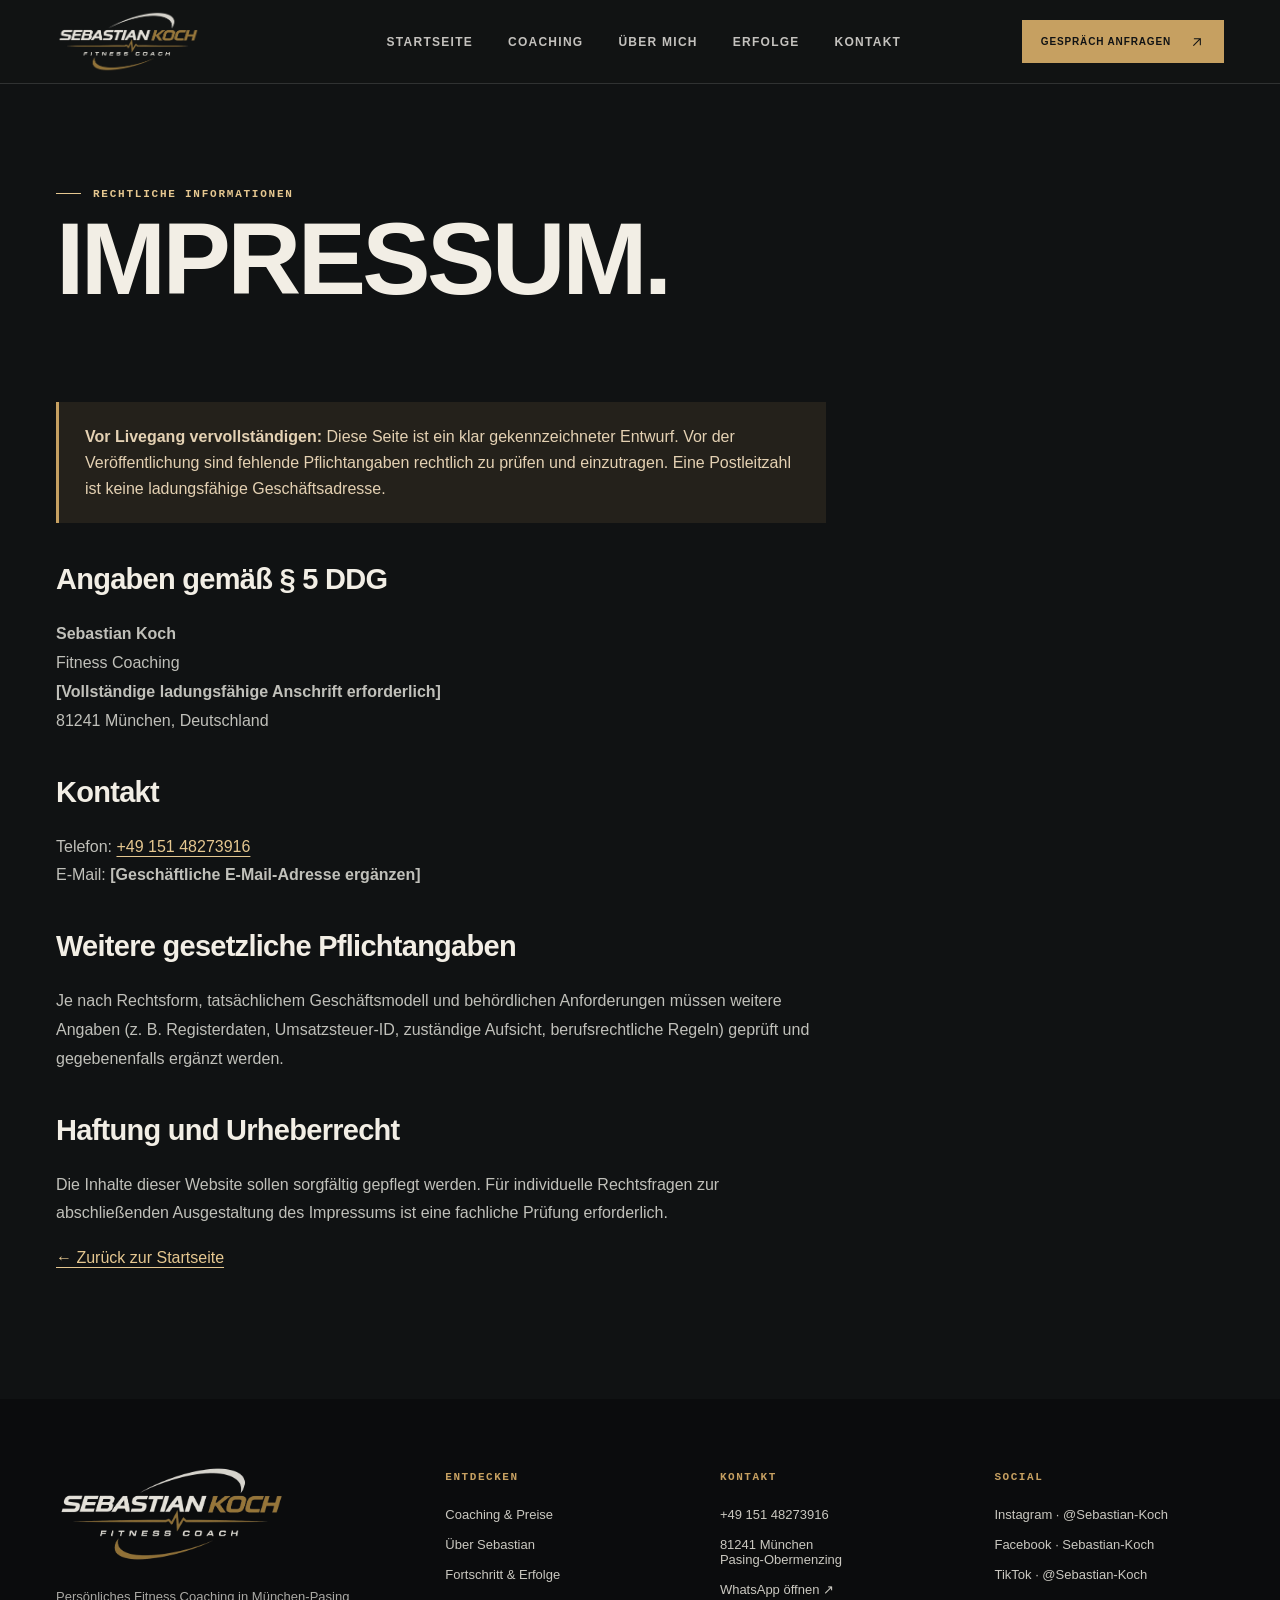
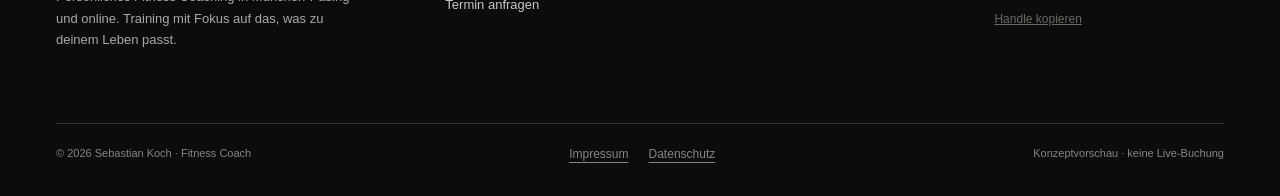
<file: impressum.html>
<!DOCTYPE html><html lang="de"><head><meta charset="utf-8"><meta name="viewport" content="width=device-width,initial-scale=1"><meta name="theme-color" content="#101213"><meta name="description" content="Impressum für Sebastian Koch Fitness Coaching, München. Entwurf mit noch zu ergänzenden Pflichtangaben."><meta name="robots" content="noindex,nofollow"><meta property="og:type" content="website"><meta property="og:locale" content="de_DE"><meta property="og:title" content="Impressum | Sebastian Koch"><meta property="og:description" content="Impressum für Sebastian Koch Fitness Coaching, München. Entwurf mit noch zu ergänzenden Pflichtangaben."><title>Impressum | Sebastian Koch</title><link rel="icon" href="assets/images/favicon.svg" type="image/svg+xml"><link href="assets/css/style.css" rel="stylesheet"></head><body><a class="skip-link" href="#main">Zum Inhalt springen</a>
<header class="site-header"><div class="container header-inner"><a class="brand" href="index.html" aria-label="Sebastian Koch – Startseite"><img decoding="async" src="assets/images/logo-dark.webp" width="210" height="88" alt="Sebastian Koch Fitness Coach – Logo"></a>
<nav id="site-nav" class="site-nav" aria-label="Hauptnavigation"><a href="index.html" class="" >Startseite</a><a href="coaching.html" class="" >Coaching</a><a href="ueber-mich.html" class="" >Über mich</a><a href="erfolge.html" class="" >Erfolge</a><a href="kontakt.html" class="" >Kontakt</a></nav>
<a class="button header-cta" href="kontakt.html">Gespräch anfragen<svg aria-hidden="true" viewBox="0 0 24 24" fill="none" stroke="currentColor" stroke-width="1.6" stroke-linecap="round" stroke-linejoin="round"><path d="M7 17 17 7M8 7h9v9"/></svg></a>
<button id="mobile-menu-btn" class="mobile-menu-btn" type="button" aria-controls="site-nav" aria-expanded="false" aria-label="Menü öffnen"><span></span><span></span></button></div></header><main id="main"><div class="legal-page"><div class="container"><article><span class="eyebrow">Rechtliche Informationen</span><h1>IMPRESSUM.</h1><div class="draft-warning"><strong>Vor Livegang vervollständigen:</strong> Diese Seite ist ein klar gekennzeichneter Entwurf. Vor der Veröffentlichung sind fehlende Pflichtangaben rechtlich zu prüfen und einzutragen. Eine Postleitzahl ist keine ladungsfähige Geschäftsadresse.</div><h2>Angaben gemäß § 5 DDG</h2><p><strong>Sebastian Koch</strong><br>Fitness Coaching<br><strong>[Vollständige ladungsfähige Anschrift erforderlich]</strong><br>81241 München, Deutschland</p><h2>Kontakt</h2><p>Telefon: <a href="tel:+4915148273916">+49 151 48273916</a><br>E-Mail: <strong>[Geschäftliche E-Mail-Adresse ergänzen]</strong></p><h2>Weitere gesetzliche Pflichtangaben</h2><p>Je nach Rechtsform, tatsächlichem Geschäftsmodell und behördlichen Anforderungen müssen weitere Angaben (z. B. Registerdaten, Umsatzsteuer-ID, zuständige Aufsicht, berufsrechtliche Regeln) geprüft und gegebenenfalls ergänzt werden.</p><h2>Haftung und Urheberrecht</h2><p>Die Inhalte dieser Website sollen sorgfältig gepflegt werden. Für individuelle Rechtsfragen zur abschließenden Ausgestaltung des Impressums ist eine fachliche Prüfung erforderlich.</p><p><a href="index.html">← Zurück zur Startseite</a></p></article></div></div></main><footer class="site-footer"><div class="container"><div class="footer-main">
<div class="footer-brand"><a href="index.html" aria-label="Zur Startseite"><img decoding="async" src="assets/images/logo-dark.webp" alt="Sebastian Koch Fitness Coach" width="230" height="100" loading="lazy"></a><p>Persönliches Fitness Coaching in München-Pasing und online. Training mit Fokus auf das, was zu deinem Leben passt.</p></div>
<div class="footer-col"><h4>Entdecken</h4><a href="coaching.html">Coaching & Preise</a><a href="ueber-mich.html">Über Sebastian</a><a href="erfolge.html">Fortschritt & Erfolge</a><a href="kontakt.html">Termin anfragen</a></div>
<div class="footer-col"><h4>Kontakt</h4><a href="tel:+4915148273916">+49 151 48273916</a><span>81241 München<br>Pasing-Obermenzing</span><a href="https://wa.me/4915148273916" target="_blank" rel="noopener noreferrer">WhatsApp öffnen ↗</a></div>
<div class="footer-col"><h4>Social</h4><span>Instagram · @Sebastian-Koch</span><span>Facebook · Sebastian-Koch</span><span>TikTok · @Sebastian-Koch</span><button class="quiz-back copy-handle" type="button" aria-label="Social-Media-Handle kopieren">Handle kopieren</button></div>
</div><div class="footer-bottom"><span>© 2026 Sebastian Koch · Fitness Coach</span><div class="social-list"><a href="impressum.html">Impressum</a><a href="datenschutz.html">Datenschutz</a></div><span>Konzeptvorschau · keine Live-Buchung</span></div></div></footer>
<div class="mobile-sticky-cta" aria-label="Schnellkontakt"><a class="button" href="kontakt.html">Erstgespräch anfragen<svg aria-hidden="true" viewBox="0 0 24 24" fill="none" stroke="currentColor" stroke-width="1.6" stroke-linecap="round" stroke-linejoin="round"><path d="M7 17 17 7M8 7h9v9"/></svg></a><a class="phone-link" href="tel:+4915148273916" aria-label="Sebastian Koch anrufen"><svg aria-hidden="true" viewBox="0 0 24 24" fill="none" stroke="currentColor" stroke-width="1.6" stroke-linecap="round" stroke-linejoin="round"><path d="M21 16.5v3a2 2 0 0 1-2.2 2A18.2 18.2 0 0 1 3.5 6.2 2 2 0 0 1 5.5 4h3a2 2 0 0 1 2 1.7l.4 2.7a2 2 0 0 1-.6 1.7l-1.4 1.4a14 14 0 0 0 4.6 4.6l1.4-1.4a2 2 0 0 1 1.7-.6l2.7.4A2 2 0 0 1 21 16.5Z"/></svg></a></div><script defer src="assets/js/main.js"></script></body></html>
</file>
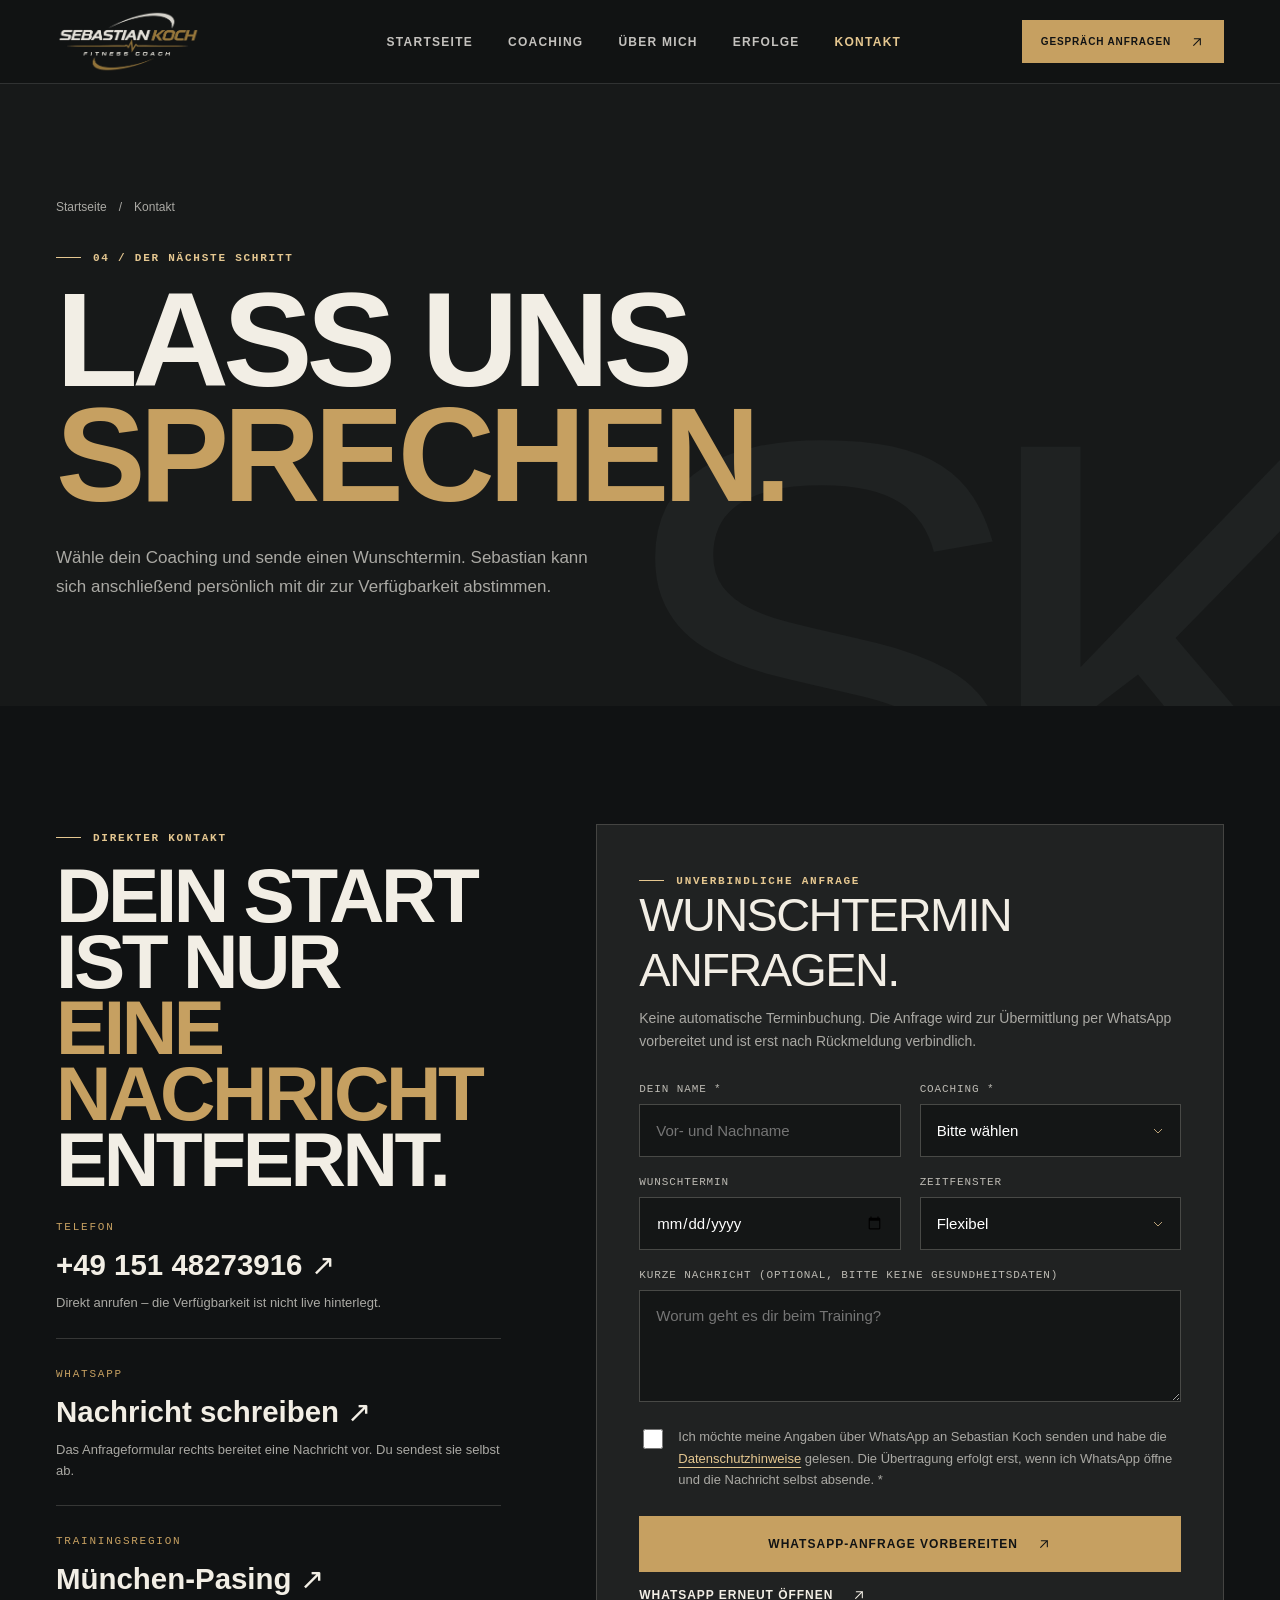
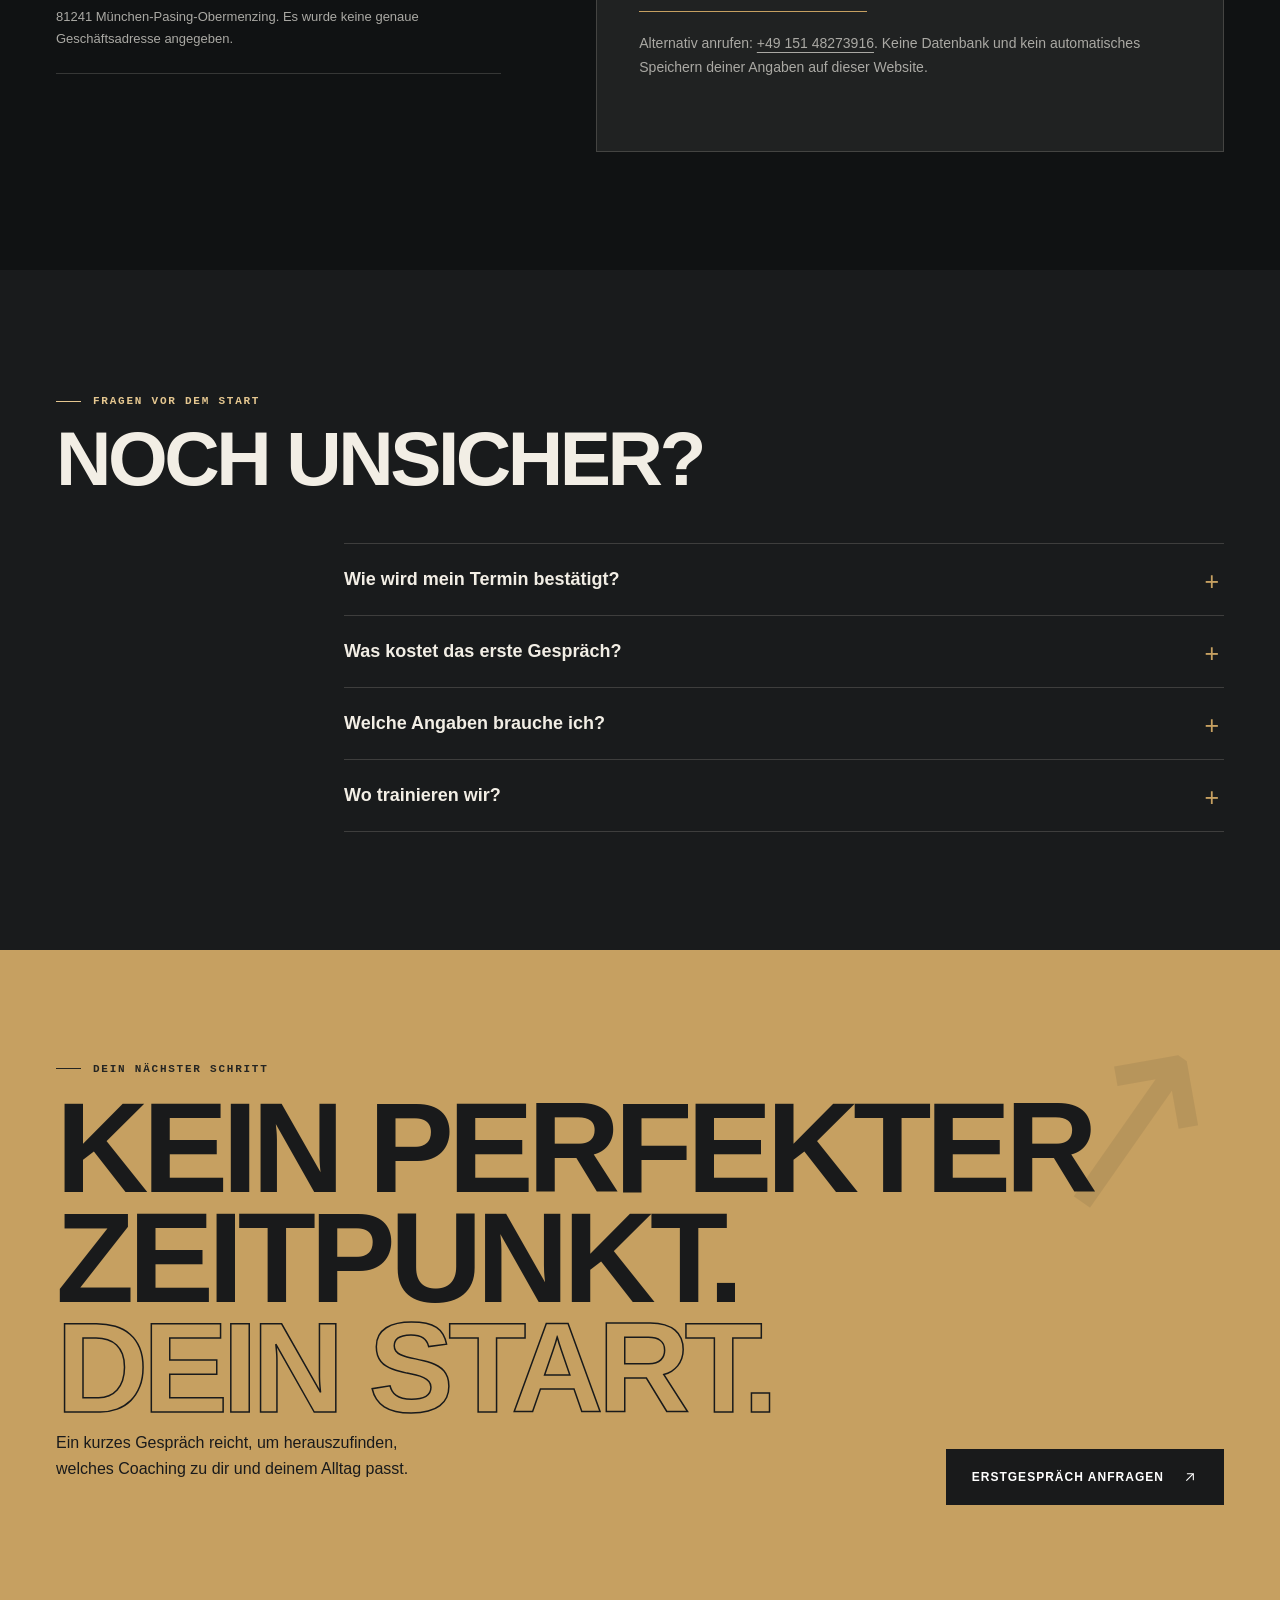
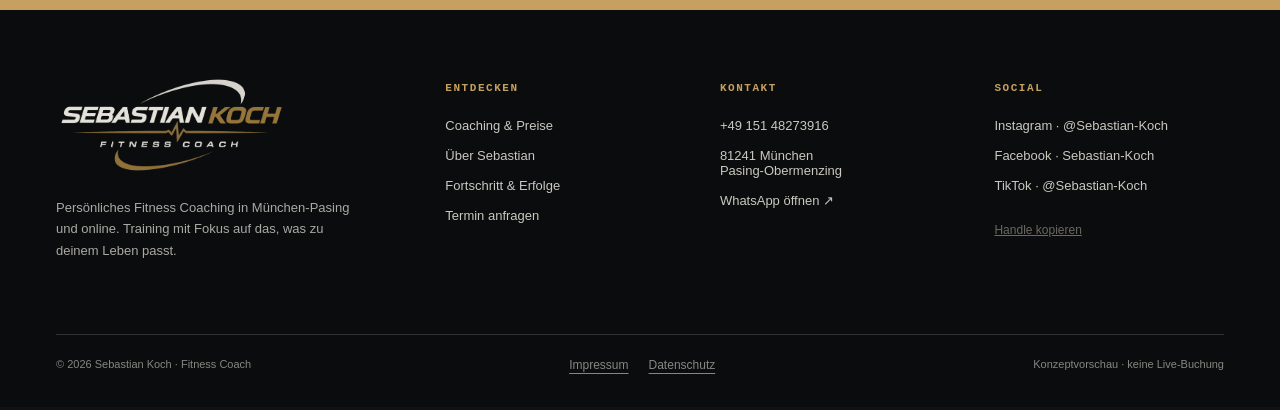
<file: kontakt.html>
<!DOCTYPE html><html lang="de"><head><meta charset="utf-8"><meta name="viewport" content="width=device-width,initial-scale=1"><meta name="theme-color" content="#101213"><meta name="description" content="Kostenloses Erstgespräch oder Fitness Coaching bei Sebastian Koch anfragen. Persönlich in München oder online. Unverbindlichen Terminwunsch senden."><meta name="robots" content="noindex,follow"><meta property="og:type" content="website"><meta property="og:locale" content="de_DE"><meta property="og:title" content="Kontakt &amp; Erstgespräch | Sebastian Koch Fitness Coach"><meta property="og:description" content="Kostenloses Erstgespräch oder Fitness Coaching bei Sebastian Koch anfragen. Persönlich in München oder online. Unverbindlichen Terminwunsch senden."><title>Kontakt &amp; Erstgespräch | Sebastian Koch Fitness Coach</title><link rel="icon" href="assets/images/favicon.svg" type="image/svg+xml"><link href="assets/css/style.css" rel="stylesheet"><script type="application/ld+json">{"@context":"https://schema.org","@graph":[{"@type":"Person","@id":"#sebastian-koch","name":"Sebastian Koch","jobTitle":"Fitness Coach","telephone":"+49 151 48273916"},{"@type":"Service","@id":"#fitness-coaching","name":"Fitness Coaching in München und online","serviceType":"Personal Training und Online Fitness Coaching","provider":{"@id":"#sebastian-koch"},"areaServed":{"@type":"AdministrativeArea","name":"München-Pasing-Obermenzing"}}]}</script></head><body><a class="skip-link" href="#main">Zum Inhalt springen</a>
<header class="site-header"><div class="container header-inner"><a class="brand" href="index.html" aria-label="Sebastian Koch – Startseite"><img decoding="async" src="assets/images/logo-dark.webp" width="210" height="88" alt="Sebastian Koch Fitness Coach – Logo"></a>
<nav id="site-nav" class="site-nav" aria-label="Hauptnavigation"><a href="index.html" class="" >Startseite</a><a href="coaching.html" class="" >Coaching</a><a href="ueber-mich.html" class="" >Über mich</a><a href="erfolge.html" class="" >Erfolge</a><a href="kontakt.html" class="active" aria-current="page">Kontakt</a></nav>
<a class="button header-cta" href="kontakt.html">Gespräch anfragen<svg aria-hidden="true" viewBox="0 0 24 24" fill="none" stroke="currentColor" stroke-width="1.6" stroke-linecap="round" stroke-linejoin="round"><path d="M7 17 17 7M8 7h9v9"/></svg></a>
<button id="mobile-menu-btn" class="mobile-menu-btn" type="button" aria-controls="site-nav" aria-expanded="false" aria-label="Menü öffnen"><span></span><span></span></button></div></header><main id="main"><section class="inner-hero"><div class="container"><div class="breadcrumb"><a href="index.html">Startseite</a><span aria-hidden="true">/</span><span>Kontakt</span></div><span class="eyebrow">04 / Der nächste Schritt</span><h1 class="section-title">LASS UNS<br><span class="accent">SPRECHEN.</span></h1><p class="lead">Wähle dein Coaching und sende einen Wunschtermin. Sebastian kann sich anschließend persönlich mit dir zur Verfügbarkeit abstimmen.</p></div></section>
<section class="section"><div class="container contact-grid"><div class="reveal"><span class="eyebrow">Direkter Kontakt</span><h2 class="section-title smaller">DEIN START<br>IST NUR<br><span class="accent">EINE NACHRICHT</span><br>ENTFERNT.</h2><div class="contact-method"><span class="mono">Telefon</span><a href="tel:+4915148273916">+49 151 48273916 ↗</a><p>Direkt anrufen – die Verfügbarkeit ist nicht live hinterlegt.</p></div><div class="contact-method"><span class="mono">WhatsApp</span><a href="https://wa.me/4915148273916" rel="noopener noreferrer" target="_blank">Nachricht schreiben ↗</a><p>Das Anfrageformular rechts bereitet eine Nachricht vor. Du sendest sie selbst ab.</p></div><div class="contact-method"><span class="mono">Trainingsregion</span><a href="https://www.openstreetmap.org/search?query=M%C3%BCnchen%20Pasing%20Obermenzing" target="_blank" rel="noopener noreferrer">München-Pasing ↗</a><p>81241 München-Pasing-Obermenzing. Es wurde keine genaue Geschäftsadresse angegeben.</p></div></div>
<div class="booking-box reveal" id="booking"><span class="eyebrow">Unverbindliche Anfrage</span><h2>WUNSCHTERMIN ANFRAGEN.</h2><p>Keine automatische Terminbuchung. Die Anfrage wird zur Übermittlung per WhatsApp vorbereitet und ist erst nach Rückmeldung verbindlich.</p><form id="booking-form"><div class="field-grid"><div class="field"><label for="booking-name">Dein Name *</label><input id="booking-name" name="name" autocomplete="name" maxlength="90" required placeholder="Vor- und Nachname"></div><div class="field"><label for="booking-service">Coaching *</label><select id="booking-service" name="service" required><option value="">Bitte wählen</option><option>Free Strategy Call</option><option>Private Coaching</option><option>Elite Home Performance</option><option>Longevity Strength Online Coaching</option></select></div><div class="field"><label for="booking-date">Wunschtermin</label><input type="date" id="booking-date" name="date" aria-label="Wunschtermin auswählen"></div><div class="field"><label for="booking-time">Zeitfenster</label><select id="booking-time" name="time"><option value="flexibel">Flexibel</option><option>Vormittag (9–12 Uhr)</option><option>Mittag (12–15 Uhr)</option><option>Nachmittag (15–18 Uhr)</option><option>Abend (18–21 Uhr)</option></select></div><div class="field" style="grid-column:1/-1"><label for="booking-note">Kurze Nachricht (optional, bitte keine Gesundheitsdaten)</label><textarea id="booking-note" name="note" maxlength="300" placeholder="Worum geht es dir beim Training?"></textarea></div></div><label class="note" style="display:flex;gap:12px;align-items:start;margin-top:24px;cursor:pointer"><input type="checkbox" name="privacy" value="yes" required style="width:20px;height:20px;accent-color:#bd9454;flex:none"><span>Ich möchte meine Angaben über WhatsApp an Sebastian Koch senden und habe die <a href="datenschutz.html" style="color:var(--gold-light);text-decoration:underline">Datenschutzhinweise</a> gelesen. Die Übertragung erfolgt erst, wenn ich WhatsApp öffne und die Nachricht selbst absende. *</span></label><div class="form-actions"><button type="submit" class="button wide">WhatsApp-Anfrage vorbereiten <svg aria-hidden="true" viewBox="0 0 24 24" fill="none" stroke="currentColor" stroke-width="1.6" stroke-linecap="round" stroke-linejoin="round"><path d="M7 17 17 7M8 7h9v9"/></svg></button></div><div class="booking-message" id="booking-notice" role="status" aria-live="polite"></div><a id="whatsapp-fallback" class="text-link" style="margin-top:15px" href="https://wa.me/4915148273916" target="_blank" rel="noopener noreferrer" hidden>WhatsApp erneut öffnen <svg aria-hidden="true" viewBox="0 0 24 24" fill="none" stroke="currentColor" stroke-width="1.6" stroke-linecap="round" stroke-linejoin="round"><path d="M7 17 17 7M8 7h9v9"/></svg></a></form><p class="note" style="margin-top:20px">Alternativ anrufen: <a href="tel:+4915148273916" style="text-decoration:underline">+49 151 48273916</a>. Keine Datenbank und kein automatisches Speichern deiner Angaben auf dieser Website.</p></div>
</div></section>
<section class="section mid"><div class="container"><div class="section-header"><div><span class="eyebrow">Fragen vor dem Start</span><h2 class="section-title smaller">NOCH UNSICHER?</h2></div></div><div class="faq-list"><details><summary>Wie wird mein Termin bestätigt?</summary><p>Du sendest deine Anfrage selbst per WhatsApp. Sebastian kann daraufhin einen verfügbaren Termin mit dir vereinbaren. Dein Wunschtermin ist zunächst nicht reserviert.</p></details><details><summary>Was kostet das erste Gespräch?</summary><p>Der Free Strategy Call ist laut übermittelter Preisübersicht kostenlos. Als Dauer wird aktuell 15 Minuten geführt.</p></details><details><summary>Welche Angaben brauche ich?</summary><p>Für eine erste Anfrage reichen Name, gewünschtes Coaching und – wenn du möchtest – ein Wunschtermin.</p></details><details><summary>Wo trainieren wir?</summary><p>Je nach Angebot kann das Coaching persönlich, zuhause oder online stattfinden. Der konkrete Ort wird im direkten Kontakt vereinbart.</p></details></div></div></section><section class="final-cta"><div class="container"><span class="eyebrow" style="color:#252522">Dein nächster Schritt</span><h2 class="section-title">KEIN PERFEKTER<br>ZEITPUNKT.<br><span class="outline">DEIN START.</span></h2><div class="subline"><p>Ein kurzes Gespräch reicht, um herauszufinden, welches Coaching zu dir und deinem Alltag passt.</p><a class="button" href="kontakt.html">Erstgespräch anfragen<svg aria-hidden="true" viewBox="0 0 24 24" fill="none" stroke="currentColor" stroke-width="1.6" stroke-linecap="round" stroke-linejoin="round"><path d="M7 17 17 7M8 7h9v9"/></svg></a></div></div></section></main><footer class="site-footer"><div class="container"><div class="footer-main">
<div class="footer-brand"><a href="index.html" aria-label="Zur Startseite"><img decoding="async" src="assets/images/logo-dark.webp" alt="Sebastian Koch Fitness Coach" width="230" height="100" loading="lazy"></a><p>Persönliches Fitness Coaching in München-Pasing und online. Training mit Fokus auf das, was zu deinem Leben passt.</p></div>
<div class="footer-col"><h4>Entdecken</h4><a href="coaching.html">Coaching & Preise</a><a href="ueber-mich.html">Über Sebastian</a><a href="erfolge.html">Fortschritt & Erfolge</a><a href="kontakt.html">Termin anfragen</a></div>
<div class="footer-col"><h4>Kontakt</h4><a href="tel:+4915148273916">+49 151 48273916</a><span>81241 München<br>Pasing-Obermenzing</span><a href="https://wa.me/4915148273916" target="_blank" rel="noopener noreferrer">WhatsApp öffnen ↗</a></div>
<div class="footer-col"><h4>Social</h4><span>Instagram · @Sebastian-Koch</span><span>Facebook · Sebastian-Koch</span><span>TikTok · @Sebastian-Koch</span><button class="quiz-back copy-handle" type="button" aria-label="Social-Media-Handle kopieren">Handle kopieren</button></div>
</div><div class="footer-bottom"><span>© 2026 Sebastian Koch · Fitness Coach</span><div class="social-list"><a href="impressum.html">Impressum</a><a href="datenschutz.html">Datenschutz</a></div><span>Konzeptvorschau · keine Live-Buchung</span></div></div></footer>
<div class="mobile-sticky-cta" aria-label="Schnellkontakt"><a class="button" href="kontakt.html">Erstgespräch anfragen<svg aria-hidden="true" viewBox="0 0 24 24" fill="none" stroke="currentColor" stroke-width="1.6" stroke-linecap="round" stroke-linejoin="round"><path d="M7 17 17 7M8 7h9v9"/></svg></a><a class="phone-link" href="tel:+4915148273916" aria-label="Sebastian Koch anrufen"><svg aria-hidden="true" viewBox="0 0 24 24" fill="none" stroke="currentColor" stroke-width="1.6" stroke-linecap="round" stroke-linejoin="round"><path d="M21 16.5v3a2 2 0 0 1-2.2 2A18.2 18.2 0 0 1 3.5 6.2 2 2 0 0 1 5.5 4h3a2 2 0 0 1 2 1.7l.4 2.7a2 2 0 0 1-.6 1.7l-1.4 1.4a14 14 0 0 0 4.6 4.6l1.4-1.4a2 2 0 0 1 1.7-.6l2.7.4A2 2 0 0 1 21 16.5Z"/></svg></a></div><script defer src="assets/js/main.js"></script></body></html>
</file>
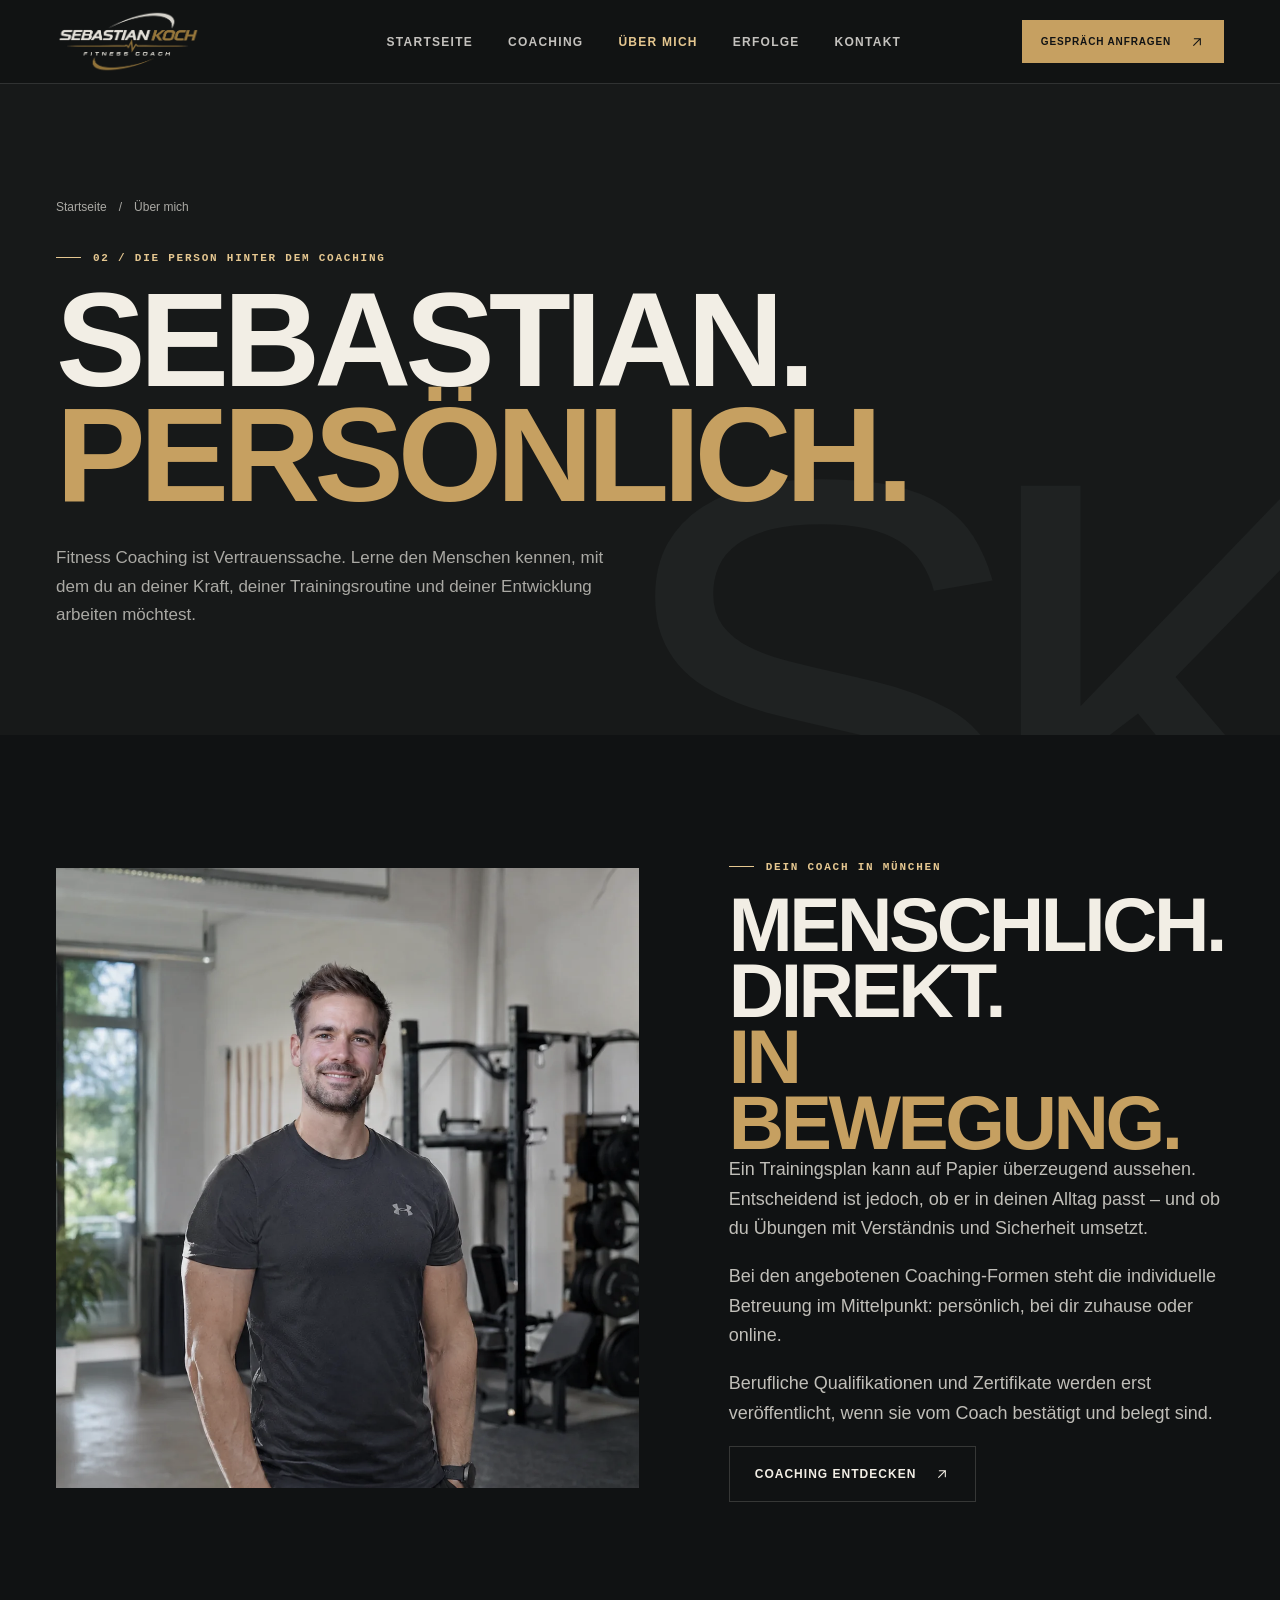
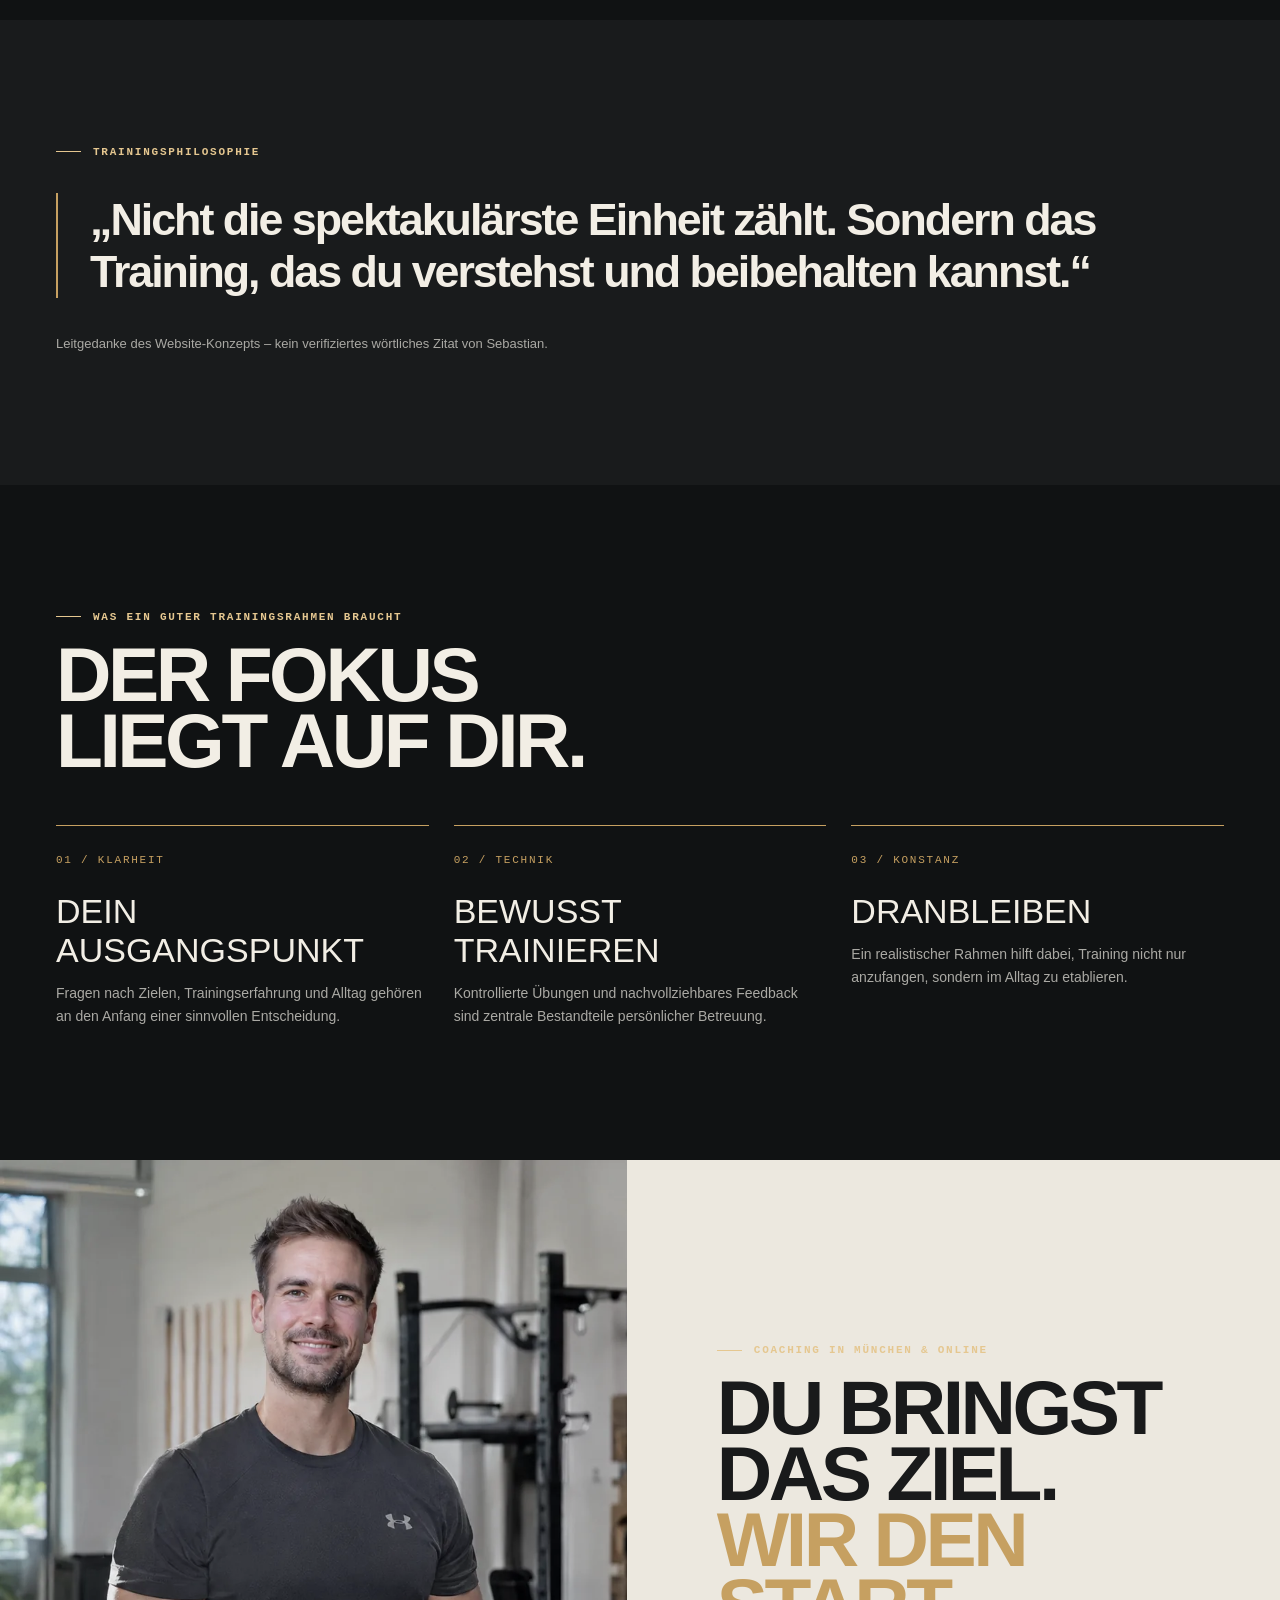
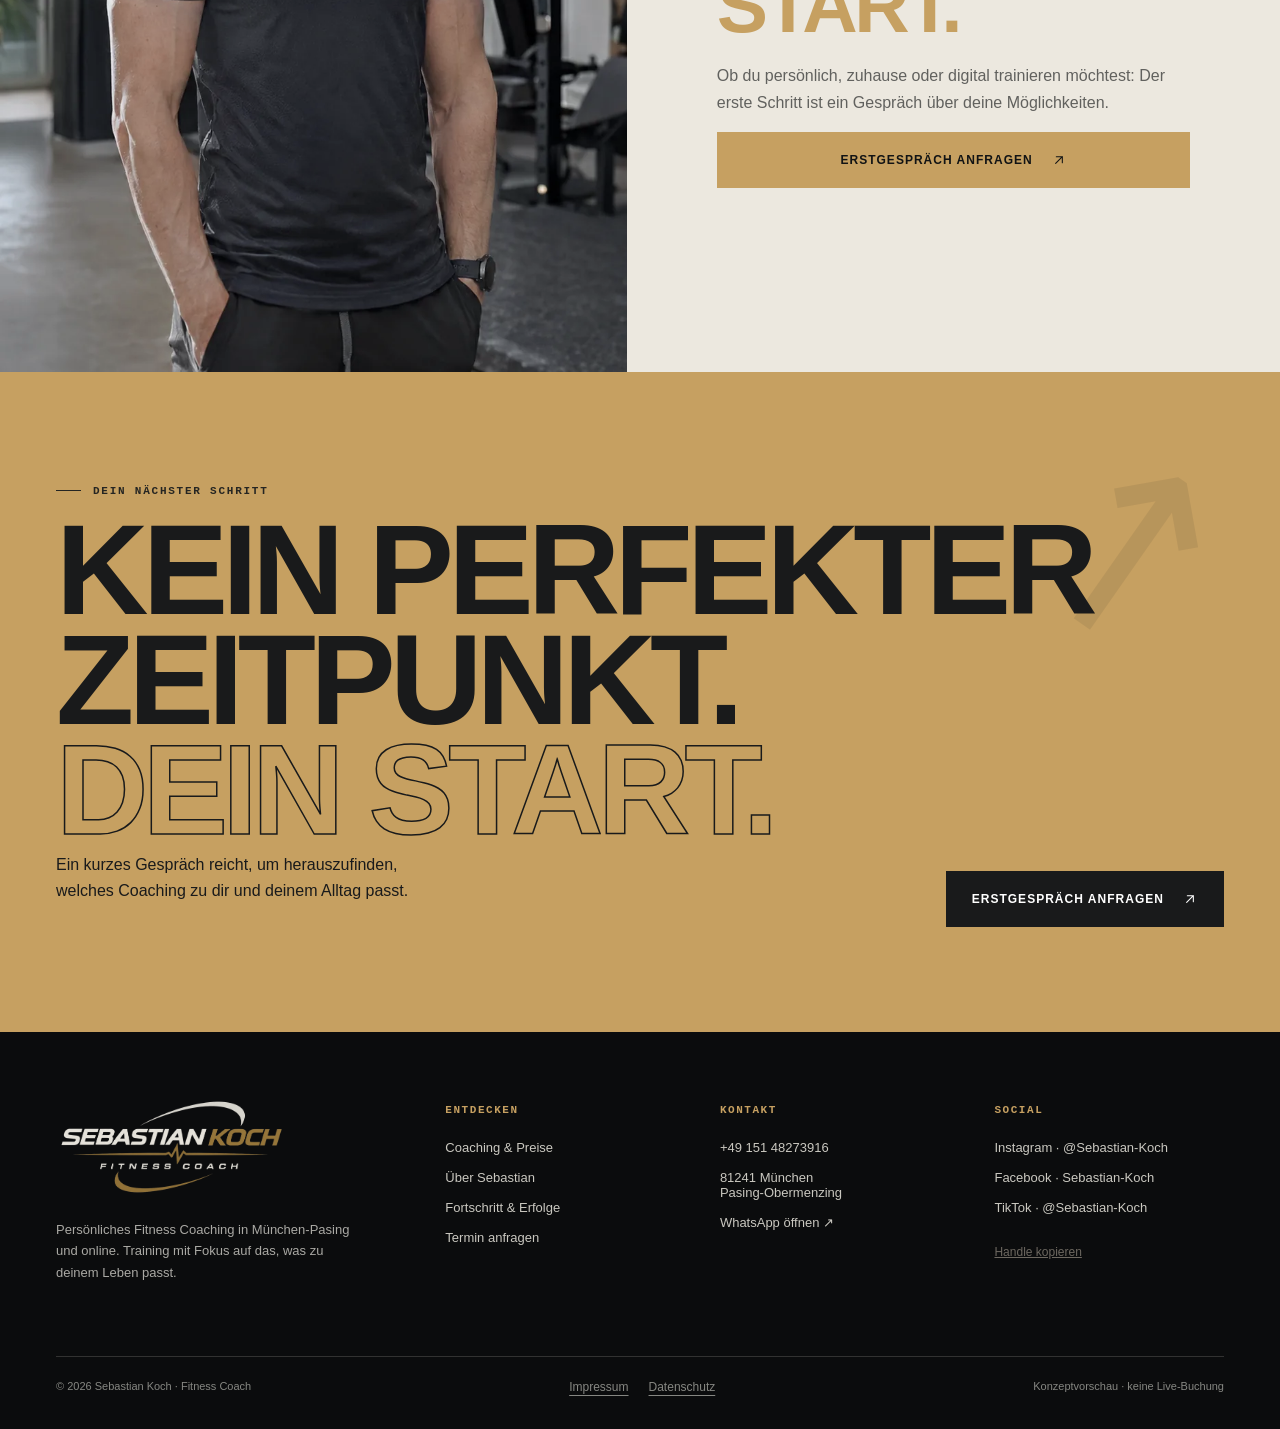
<file: ueber-mich.html>
<!DOCTYPE html><html lang="de"><head><meta charset="utf-8"><meta name="viewport" content="width=device-width,initial-scale=1"><meta name="theme-color" content="#101213"><meta name="description" content="Lerne Sebastian Koch kennen. Persönliches Fitness Coaching in München-Pasing, Training zuhause und flexible Online-Betreuung."><meta name="robots" content="noindex,follow"><meta property="og:type" content="website"><meta property="og:locale" content="de_DE"><meta property="og:title" content="Über Sebastian Koch | Fitness Coach München"><meta property="og:description" content="Lerne Sebastian Koch kennen. Persönliches Fitness Coaching in München-Pasing, Training zuhause und flexible Online-Betreuung."><title>Über Sebastian Koch | Fitness Coach München</title><link rel="icon" href="assets/images/favicon.svg" type="image/svg+xml"><link href="assets/css/style.css" rel="stylesheet"><script type="application/ld+json">{"@context":"https://schema.org","@graph":[{"@type":"Person","@id":"#sebastian-koch","name":"Sebastian Koch","jobTitle":"Fitness Coach","telephone":"+49 151 48273916"},{"@type":"Service","@id":"#fitness-coaching","name":"Fitness Coaching in München und online","serviceType":"Personal Training und Online Fitness Coaching","provider":{"@id":"#sebastian-koch"},"areaServed":{"@type":"AdministrativeArea","name":"München-Pasing-Obermenzing"}}]}</script></head><body><a class="skip-link" href="#main">Zum Inhalt springen</a>
<header class="site-header"><div class="container header-inner"><a class="brand" href="index.html" aria-label="Sebastian Koch – Startseite"><img decoding="async" src="assets/images/logo-dark.webp" width="210" height="88" alt="Sebastian Koch Fitness Coach – Logo"></a>
<nav id="site-nav" class="site-nav" aria-label="Hauptnavigation"><a href="index.html" class="" >Startseite</a><a href="coaching.html" class="" >Coaching</a><a href="ueber-mich.html" class="active" aria-current="page">Über mich</a><a href="erfolge.html" class="" >Erfolge</a><a href="kontakt.html" class="" >Kontakt</a></nav>
<a class="button header-cta" href="kontakt.html">Gespräch anfragen<svg aria-hidden="true" viewBox="0 0 24 24" fill="none" stroke="currentColor" stroke-width="1.6" stroke-linecap="round" stroke-linejoin="round"><path d="M7 17 17 7M8 7h9v9"/></svg></a>
<button id="mobile-menu-btn" class="mobile-menu-btn" type="button" aria-controls="site-nav" aria-expanded="false" aria-label="Menü öffnen"><span></span><span></span></button></div></header><main id="main"><section class="inner-hero"><div class="container"><div class="breadcrumb"><a href="index.html">Startseite</a><span aria-hidden="true">/</span><span>Über mich</span></div><span class="eyebrow">02 / Die Person hinter dem Coaching</span><h1 class="section-title">SEBASTIAN.<br><span class="accent">PERSÖNLICH.</span></h1><p class="lead">Fitness Coaching ist Vertrauenssache. Lerne den Menschen kennen, mit dem du an deiner Kraft, deiner Trainingsroutine und deiner Entwicklung arbeiten möchtest.</p></div></section>
<section class="section"><div class="container about-layout"><div class="reveal"><img decoding="async" src="assets/images/sebastian-portrait.webp" alt="Sebastian Koch im Trainingsraum" width="1122" height="1402" loading="lazy"></div><div class="body-copy reveal"><span class="eyebrow">Dein Coach in München</span><h2 class="section-title smaller">MENSCHLICH.<br>DIREKT.<br><span class="accent">IN BEWEGUNG.</span></h2><p>Ein Trainingsplan kann auf Papier überzeugend aussehen. Entscheidend ist jedoch, ob er in deinen Alltag passt – und ob du Übungen mit Verständnis und Sicherheit umsetzt.</p><p>Bei den angebotenen Coaching-Formen steht die individuelle Betreuung im Mittelpunkt: persönlich, bei dir zuhause oder online.</p><p class="note">Berufliche Qualifikationen und Zertifikate werden erst veröffentlicht, wenn sie vom Coach bestätigt und belegt sind.</p><a class="button secondary" href="coaching.html">Coaching entdecken<svg aria-hidden="true" viewBox="0 0 24 24" fill="none" stroke="currentColor" stroke-width="1.6" stroke-linecap="round" stroke-linejoin="round"><path d="M7 17 17 7M8 7h9v9"/></svg></a></div></div></section>
<section class="section mid"><div class="container"><span class="eyebrow">Trainingsphilosophie</span><div class="quote reveal">„Nicht die spektakulärste Einheit zählt. Sondern das Training, das du verstehst und beibehalten kannst.“</div><p class="note">Leitgedanke des Website-Konzepts – kein verifiziertes wörtliches Zitat von Sebastian.</p></div></section>
<section class="section"><div class="container"><div class="section-header"><div><span class="eyebrow">Was ein guter Trainingsrahmen braucht</span><h2 class="section-title smaller">DER FOKUS<br>LIEGT AUF DIR.</h2></div></div><div class="value-grid"><div class="value"><span class="mono">01 / Klarheit</span><h3>Dein Ausgangspunkt</h3><p>Fragen nach Zielen, Trainingserfahrung und Alltag gehören an den Anfang einer sinnvollen Entscheidung.</p></div><div class="value"><span class="mono">02 / Technik</span><h3>Bewusst trainieren</h3><p>Kontrollierte Übungen und nachvollziehbares Feedback sind zentrale Bestandteile persönlicher Betreuung.</p></div><div class="value"><span class="mono">03 / Konstanz</span><h3>Dranbleiben</h3><p>Ein realistischer Rahmen hilft dabei, Training nicht nur anzufangen, sondern im Alltag zu etablieren.</p></div></div></div></section>
<section class="portrait-feature"><div class="portrait"><img decoding="async" src="assets/images/sebastian-editorial.webp" alt="Sebastian Koch im Fitnessstudio" loading="lazy" width="915" height="1185"></div><div class="copy"><span class="eyebrow">Coaching in München & online</span><h2 class="section-title">DU BRINGST<br>DAS ZIEL.<br><span class="accent">WIR DEN START.</span></h2><p>Ob du persönlich, zuhause oder digital trainieren möchtest: Der erste Schritt ist ein Gespräch über deine Möglichkeiten.</p><a class="button" href="kontakt.html">Erstgespräch anfragen<svg aria-hidden="true" viewBox="0 0 24 24" fill="none" stroke="currentColor" stroke-width="1.6" stroke-linecap="round" stroke-linejoin="round"><path d="M7 17 17 7M8 7h9v9"/></svg></a></div></section><section class="final-cta"><div class="container"><span class="eyebrow" style="color:#252522">Dein nächster Schritt</span><h2 class="section-title">KEIN PERFEKTER<br>ZEITPUNKT.<br><span class="outline">DEIN START.</span></h2><div class="subline"><p>Ein kurzes Gespräch reicht, um herauszufinden, welches Coaching zu dir und deinem Alltag passt.</p><a class="button" href="kontakt.html">Erstgespräch anfragen<svg aria-hidden="true" viewBox="0 0 24 24" fill="none" stroke="currentColor" stroke-width="1.6" stroke-linecap="round" stroke-linejoin="round"><path d="M7 17 17 7M8 7h9v9"/></svg></a></div></div></section></main><footer class="site-footer"><div class="container"><div class="footer-main">
<div class="footer-brand"><a href="index.html" aria-label="Zur Startseite"><img decoding="async" src="assets/images/logo-dark.webp" alt="Sebastian Koch Fitness Coach" width="230" height="100" loading="lazy"></a><p>Persönliches Fitness Coaching in München-Pasing und online. Training mit Fokus auf das, was zu deinem Leben passt.</p></div>
<div class="footer-col"><h4>Entdecken</h4><a href="coaching.html">Coaching & Preise</a><a href="ueber-mich.html">Über Sebastian</a><a href="erfolge.html">Fortschritt & Erfolge</a><a href="kontakt.html">Termin anfragen</a></div>
<div class="footer-col"><h4>Kontakt</h4><a href="tel:+4915148273916">+49 151 48273916</a><span>81241 München<br>Pasing-Obermenzing</span><a href="https://wa.me/4915148273916" target="_blank" rel="noopener noreferrer">WhatsApp öffnen ↗</a></div>
<div class="footer-col"><h4>Social</h4><span>Instagram · @Sebastian-Koch</span><span>Facebook · Sebastian-Koch</span><span>TikTok · @Sebastian-Koch</span><button class="quiz-back copy-handle" type="button" aria-label="Social-Media-Handle kopieren">Handle kopieren</button></div>
</div><div class="footer-bottom"><span>© 2026 Sebastian Koch · Fitness Coach</span><div class="social-list"><a href="impressum.html">Impressum</a><a href="datenschutz.html">Datenschutz</a></div><span>Konzeptvorschau · keine Live-Buchung</span></div></div></footer>
<div class="mobile-sticky-cta" aria-label="Schnellkontakt"><a class="button" href="kontakt.html">Erstgespräch anfragen<svg aria-hidden="true" viewBox="0 0 24 24" fill="none" stroke="currentColor" stroke-width="1.6" stroke-linecap="round" stroke-linejoin="round"><path d="M7 17 17 7M8 7h9v9"/></svg></a><a class="phone-link" href="tel:+4915148273916" aria-label="Sebastian Koch anrufen"><svg aria-hidden="true" viewBox="0 0 24 24" fill="none" stroke="currentColor" stroke-width="1.6" stroke-linecap="round" stroke-linejoin="round"><path d="M21 16.5v3a2 2 0 0 1-2.2 2A18.2 18.2 0 0 1 3.5 6.2 2 2 0 0 1 5.5 4h3a2 2 0 0 1 2 1.7l.4 2.7a2 2 0 0 1-.6 1.7l-1.4 1.4a14 14 0 0 0 4.6 4.6l1.4-1.4a2 2 0 0 1 1.7-.6l2.7.4A2 2 0 0 1 21 16.5Z"/></svg></a></div><script defer src="assets/js/main.js"></script></body></html>
</file>
<file: assets/css/style.css>
/* Sebastian Koch | Independent, portable stylesheet. */
:root{--bg:#101213;--bg2:#191b1c;--panel:#202222;--line:rgba(240,235,222,.17);--text:#f2eee5;--muted:#aaa9a4;--gold:#bd9454;--gold-light:#dbc49a;--paper:#ece8df;--ink:#191a1b;--header:84px;--max:1420px;--ease:cubic-bezier(.22,1,.36,1)}
*,*::before,*::after{box-sizing:border-box}html{scroll-behavior:smooth;scroll-padding-top:100px}body{margin:0;background:var(--bg);color:var(--text);font-family:'Helvetica Neue',Helvetica,Arial,sans-serif;font-size:16px;-webkit-font-smoothing:antialiased}body.menu-open{overflow:hidden}::selection{background:var(--gold);color:#121312}a{color:inherit;text-decoration:none}button,input,select,textarea{font:inherit}button{cursor:pointer}img{display:block;max-width:100%}p{line-height:1.65}h1,h2,h3,p{margin-top:0}h1,h2,h3{font-weight:700}h1,h2,.display,.condensed{font-family:Impact,'Arial Narrow','Helvetica Neue',sans-serif;font-stretch:condensed;letter-spacing:-.035em;text-transform:uppercase}a,button{ -webkit-tap-highlight-color:transparent} :focus-visible{outline:2px solid var(--gold-light);outline-offset:4px}body::before{content:'';position:fixed;z-index:100;top:0;left:0;width:var(--progress,0%);height:2px;background:var(--gold);pointer-events:none}.skip-link{position:fixed;z-index:300;top:-90px;left:18px;padding:15px 20px;background:var(--paper);color:var(--ink)}.skip-link:focus{top:15px}.container{width:min(calc(100% - 112px),var(--max));margin-inline:auto}.section{padding:118px 0}.section.tight{padding:80px 0}.section.paper{background:var(--paper);color:var(--ink)}.section.mid{background:var(--bg2)}.section-header{display:flex;justify-content:space-between;align-items:end;gap:50px;margin-bottom:52px}.eyebrow,.mono,.pill,.small-label,.page-number{font-family:Consolas,'Courier New',monospace;font-size:11px;text-transform:uppercase;letter-spacing:.16em}.eyebrow{display:inline-flex;align-items:center;gap:12px;color:var(--gold-light);font-weight:700}.eyebrow::before{content:'';display:inline-block;width:25px;height:1px;background:currentColor}.paper .eyebrow{color:#876336}.section-title{font-size:clamp(52px,7.7vw,132px);line-height:.86;max-width:1000px;margin:18px 0 0;letter-spacing:-.045em}.section-title.smaller{font-size:clamp(48px,6vw,96px)}.section-title .outline,.hero-title .outline{-webkit-text-stroke:1px currentColor;color:transparent}.section-aside{max-width:355px;font-size:16px;color:var(--muted)}.paper .section-aside{color:#686867}.accent{color:var(--gold)}.text-muted{color:var(--muted)}.note{font-size:13px;line-height:1.65;color:var(--muted)}.text-link{display:inline-flex;align-items:center;gap:18px;font-size:12px;font-weight:700;letter-spacing:.08em;text-transform:uppercase;padding-bottom:8px;border-bottom:1px solid var(--gold)}.text-link svg{width:16px;transition:transform .25s}.text-link:hover svg{transform:translateX(5px)}.paper .text-link{border-color:#806034}.button{border:1px solid transparent;background:var(--gold);color:#111314;min-height:56px;display:inline-flex;align-items:center;justify-content:center;gap:18px;padding:0 25px;font-size:12px;font-weight:800;letter-spacing:.085em;text-transform:uppercase;white-space:nowrap;transition:transform .3s var(--ease),background .3s,color .3s}.button svg{width:16px;height:16px}.button:hover{transform:translateY(-3px);background:#d8b47c}.button.secondary{background:transparent;border-color:var(--line);color:var(--text)}.button.secondary:hover{border-color:var(--gold);background:rgba(189,148,84,.08)}.paper .button.secondary{color:var(--ink);border-color:#b1ada5}.button.wide{width:100%}.button:disabled{opacity:.4;cursor:not-allowed;transform:none}.site-header{height:var(--header);position:fixed;top:0;left:0;right:0;z-index:90;background:rgba(14,16,16,.92);backdrop-filter:blur(18px);-webkit-backdrop-filter:blur(18px);border-bottom:1px solid rgba(255,255,255,.09)}.header-inner{height:100%;display:flex;align-items:center;gap:50px}.brand{display:flex;align-items:center;width:210px;flex:0 0 210px}.brand img{width:210px;height:auto;max-height:63px;object-fit:contain;object-position:left center}.site-nav{display:flex;align-items:center;justify-content:center;gap:35px;flex:1}.site-nav a{color:#c4c2be;font-size:11px;letter-spacing:.12em;text-transform:uppercase;font-weight:700;transition:color .25s}.site-nav a:hover,.site-nav a.active{color:var(--gold-light)}.header-cta{min-height:43px;padding-inline:18px;font-size:10px}.mobile-menu-btn{display:none;width:44px;height:44px;border:1px solid var(--line);background:transparent;color:#fff;align-items:center;justify-content:center;flex-direction:column;gap:5px}.mobile-menu-btn span{height:1px;width:19px;background:currentColor;transition:transform .3s,opacity .3s}.hero{position:relative;min-height:850px;height:min(930px,100vh);padding-top:var(--header);overflow:hidden;background:#141617}.hero-inner{height:100%;display:grid;grid-template-columns:57% 43%;align-items:stretch;position:relative}.hero-content{position:relative;z-index:3;display:flex;flex-direction:column;justify-content:center;padding:90px 0 100px}.hero .hero-topline{color:#b9b8b3;margin-bottom:30px}.hero-title{font-size:clamp(75px,10.1vw,176px);line-height:.82;margin:0 0 30px;letter-spacing:-.055em;position:relative;z-index:2;white-space:nowrap}.hero-title .accent-word{color:var(--gold)}.hero-description{max-width:440px;color:#c3c0ba;font-size:16px;line-height:1.7}.hero-ctas{display:flex;align-items:center;gap:27px;margin-top:32px;flex-wrap:wrap}.hero-image-wrap{position:relative;z-index:1;margin-top:50px;align-self:stretch;overflow:hidden;background:#303332}.hero-image-wrap::before{position:absolute;content:'';inset:0;background:linear-gradient(90deg,#141617 1%,transparent 31%),linear-gradient(0deg,#141617 0%,transparent 35%),linear-gradient(180deg,#141617 0%,transparent 17%);z-index:2;pointer-events:none}.hero-image-wrap img{width:100%;height:100%;object-fit:cover;object-position:47% 38%;filter:saturate(.76) contrast(1.06) brightness(.84)}.hero-orbit{position:absolute;top:20%;right:-17%;width:660px;height:660px;border:1px solid rgba(189,148,84,.3);border-radius:50%;z-index:2;pointer-events:none}.hero-orbit::after{content:'';position:absolute;inset:55px;border:1px solid rgba(189,148,84,.13);border-radius:50%}.hero-bottom{position:absolute;bottom:37px;left:0;right:0;z-index:3;display:flex;justify-content:space-between;align-items:center;gap:20px}.hero-bottom .mono{color:#a9aaa5}.scroll-cue{display:flex;gap:12px;align-items:center;color:#d5cdbd}.scroll-cue::before{content:'';height:38px;width:1px;background:var(--gold)}.hero-index{position:absolute;bottom:120px;right:0;z-index:4;writing-mode:vertical-rl;color:#e3dccb;font-size:11px;letter-spacing:.28em;text-transform:uppercase}.marquee{display:flex;align-items:center;white-space:nowrap;overflow:hidden;padding:17px 0;background:var(--gold);color:#151717;border-top:1px solid #8e6c3b;border-bottom:1px solid #8e6c3b}.marquee-inner{display:flex;gap:25px;min-width:max-content;animation:marquee 42s linear infinite;font-family:Impact,'Arial Narrow',sans-serif;font-size:29px;line-height:1;letter-spacing:.025em;text-transform:uppercase}.marquee-inner i{font-style:normal;font-size:24px;font-weight:400}@keyframes marquee{to{transform:translateX(-50%)}}.manifesto{display:grid;grid-template-columns:.8fr 1.2fr;gap:90px;align-items:start}.manifesto-text{max-width:680px;font-size:clamp(26px,3.8vw,53px);font-weight:650;line-height:1.19;letter-spacing:-.045em}.manifesto-text .low{color:#787a79}.manifesto-index{display:flex;flex-direction:column;align-items:start;gap:30px}.manifesto-index .graphic{width:90px;height:90px;border:1px solid var(--gold);border-radius:50%;display:grid;place-items:center;color:var(--gold);font-size:40px;font-weight:300}.service-list{border-top:1px solid var(--line)}.service-row{position:relative;display:grid;grid-template-columns:65px minmax(0,1fr) 170px 112px;gap:25px;align-items:center;border-bottom:1px solid var(--line);padding:33px 0;transition:padding .3s,background .3s}.service-row:hover{padding-left:16px;background:rgba(255,255,255,.025)}.service-index{color:var(--gold);font-size:13px}.service-name{font-family:Impact,'Arial Narrow',sans-serif;text-transform:uppercase;letter-spacing:-.015em;font-size:clamp(30px,4vw,59px);line-height:1.05}.service-name a:hover{color:var(--gold-light)}.service-desc{font-size:14px;color:var(--muted);line-height:1.5;max-width:630px;margin:10px 0 0}.service-price{color:var(--paper);font-weight:650;font-size:22px}.service-price span{display:block;font-size:11px;font-weight:400;color:var(--muted);letter-spacing:.12em;margin-top:7px;text-transform:uppercase}.service-arrow{width:54px;height:54px;border:1px solid var(--line);border-radius:50%;display:grid;place-items:center;justify-self:end;transition:background .25s,color .25s}.service-row:hover .service-arrow{background:var(--gold);color:var(--ink)}.service-arrow svg{width:20px}.quiz-layout{display:grid;grid-template-columns:.9fr 1.1fr;gap:110px;align-items:center}.quiz-aside .section-title{margin-bottom:35px}.quiz-aside>p{max-width:380px;color:#60605d}.quiz-deco{display:flex;align-items:center;gap:15px;margin-top:70px;color:#77746e;font-size:13px}.quiz-panel{background:#faf8f3;padding:38px 42px 34px;border:1px solid #d6d1c6;box-shadow:20px 20px 0 rgba(0,0,0,.055);min-height:430px}.quiz-progress{display:flex;align-items:center;justify-content:space-between;gap:20px;font-family:Consolas,monospace;font-size:11px;letter-spacing:.1em;text-transform:uppercase;color:#716d64}.quiz-track{height:2px;background:#dad4ca;margin:18px 0 40px}.quiz-fill{height:100%;background:var(--gold);width:20%;transition:width .3s}.quiz-question{font-size:clamp(26px,3vw,41px);line-height:1.14;letter-spacing:-.045em;font-weight:650;margin:0 0 26px}.quiz-options{display:grid;gap:10px}.option{width:100%;border:1px solid #d9d4cb;background:transparent;text-align:left;padding:17px 19px;display:flex;justify-content:space-between;align-items:center;color:var(--ink);font-size:15px;transition:background .2s,border .2s}.option:hover,.option[aria-pressed=true]{border-color:#b18748;background:#ece1cd}.option .option-mark{height:16px;width:16px;border:1px solid #a7a19a;border-radius:50%}.option[aria-pressed=true] .option-mark{background:var(--gold);box-shadow:inset 0 0 0 4px #ece1cd}.quiz-actions{display:flex;justify-content:space-between;gap:20px;align-items:center;margin-top:28px}.quiz-back{background:none;border:0;color:#6d6860;font-size:12px;text-decoration:underline;padding:15px 0}.quiz-result .result-tag{color:#8c6a3e;font-family:Consolas,monospace;font-size:11px;text-transform:uppercase;letter-spacing:.14em}.quiz-result h3{font-family:Impact,'Arial Narrow',sans-serif;text-transform:uppercase;font-size:50px;margin:13px 0 17px;line-height:.95}.quiz-result p{color:#5b5850;font-size:15px}.quiz-result .button{margin-top:10px}.journey-grid{display:grid;grid-template-columns:46% 54%;gap:80px}.journey-sticky{position:sticky;top:130px;height:max-content}.journey-sticky p{max-width:360px;color:var(--muted);margin:26px 0}.journey-steps{border-top:1px solid var(--line)}.journey-step{border-bottom:1px solid var(--line);display:grid;grid-template-columns:70px 1fr;gap:20px;padding:44px 0}.journey-step .index{font:13px Consolas,monospace;color:var(--gold);padding-top:10px}.journey-step h3{font-family:Impact,'Arial Narrow',sans-serif;font-size:clamp(34px,4vw,62px);line-height:1.06;text-transform:uppercase;margin-bottom:12px}.journey-step p{color:var(--muted);max-width:450px;margin-bottom:0}.calculator-grid{display:grid;grid-template-columns:.8fr 1.2fr;gap:90px}.calculator-heading p{max-width:390px;color:var(--muted)}.calc-box{background:#1e2020;border:1px solid var(--line);padding:42px}.field-grid{display:grid;grid-template-columns:repeat(2,minmax(0,1fr));gap:19px}.field{display:flex;flex-direction:column;gap:9px}.field label,.field>span{font-family:Consolas,monospace;color:#bcbab3;font-size:11px;letter-spacing:.08em;text-transform:uppercase}.field input,.field select,.field textarea{width:100%;background:#141616;border:1px solid #484946;border-radius:0;color:#fff;padding:16px;font-size:15px;min-height:53px;outline:none;appearance:none}.field select{background-image:url("data:image/svg+xml,%3Csvg xmlns='http://www.w3.org/2000/svg' width='10' height='6'%3E%3Cpath d='m1 1 4 4 4-4' fill='none' stroke='%23b9a077'/%3E%3C/svg%3E");background-repeat:no-repeat;background-position:right 17px center}.field textarea{min-height:112px;resize:vertical}.field input:focus,.field select:focus,.field textarea:focus{border-color:var(--gold)}.field small{color:var(--muted);font-size:11px}.form-actions{margin-top:26px}.calc-output{margin-top:23px;border-top:1px solid var(--line);padding-top:24px;display:none}.calc-output.active{display:block}.calc-result-value{font-family:Impact,'Arial Narrow',sans-serif;font-size:69px;color:var(--gold);line-height:1}.calc-result-value small{font:14px Helvetica,sans-serif;color:var(--muted)}.calc-stats{display:flex;gap:25px;margin-top:20px;flex-wrap:wrap}.calc-stats span{font-size:12px;color:var(--muted)}.calc-stats strong{display:block;color:#fff;font-size:20px;margin-top:5px}.portrait-feature{display:grid;grid-template-columns:49% 51%;min-height:690px;background:var(--paper);color:var(--ink)}.portrait-feature .portrait{overflow:hidden;position:relative;background:#aaa59e}.portrait-feature .portrait img{width:100%;height:100%;object-fit:cover;object-position:50% 28%;filter:saturate(.8)}.portrait-feature .copy{padding:110px clamp(32px,7vw,120px);display:flex;flex-direction:column;justify-content:center}.portrait-feature .copy .section-title{font-size:clamp(55px,6vw,102px);margin-bottom:25px}.portrait-feature p{max-width:460px;color:#61615e}.portrait-feature .text-link{width:max-content;margin-top:26px}.result-strip{display:grid;grid-template-columns:repeat(3,1fr);border-top:1px solid var(--line);margin-top:45px}.result-strip .result-item{padding:33px 35px;border-right:1px solid var(--line)}.result-strip .result-item:first-child{padding-left:0}.result-strip .result-item:last-child{border:0}.result-item .number{font:57px Impact,'Arial Narrow',sans-serif;display:block;color:var(--gold);margin-bottom:17px}.result-item h3{font-size:17px;font-weight:700;letter-spacing:-.03em}.result-item p{font-size:13px;color:var(--muted);margin:0}.faq-list{max-width:880px;margin-left:auto}.faq-list details{border-bottom:1px solid var(--line)}.faq-list details:first-child{border-top:1px solid var(--line)}.faq-list summary{list-style:none;cursor:pointer;padding:25px 42px 25px 0;position:relative;font-size:18px;font-weight:600}.faq-list summary::-webkit-details-marker{display:none}.faq-list summary::after{content:'+';font:25px Arial;position:absolute;right:5px;top:23px;color:var(--gold)}.faq-list details[open] summary::after{content:'−'}.faq-list details p{color:var(--muted);max-width:750px;padding-bottom:25px;margin:0}.paper .faq-list details{border-color:#c8c4bc}.paper .faq-list details p{color:#65625d}.final-cta{position:relative;overflow:hidden;background:var(--gold);color:var(--ink);padding:105px 0}.final-cta .section-title{max-width:1050px;font-size:clamp(68px,10vw,157px)}.final-cta .button{background:var(--ink);color:#fff;margin-top:26px}.final-cta .button:hover{background:#383b39}.final-cta .subline{display:flex;align-items:center;justify-content:space-between;gap:40px}.final-cta .subline p{font-size:16px;max-width:380px}.final-cta::after{content:'↗';position:absolute;right:4%;top:5%;font:240px Impact,sans-serif;opacity:.08;transform:rotate(-10deg)}.site-footer{background:#0b0c0d;padding:65px 0 35px}.footer-main{display:grid;grid-template-columns:1.5fr 1fr 1fr 1fr;gap:45px}.footer-brand img{width:230px;max-width:100%}.footer-brand p{max-width:300px;font-size:13px;color:var(--muted);margin-top:22px}.footer-col h4{color:var(--gold);font-family:Consolas,monospace;font-size:11px;letter-spacing:.14em;text-transform:uppercase;margin:7px 0 24px}.footer-col a,.footer-col span{display:block;margin-bottom:15px;color:#cac8c0;font-size:13px}.footer-col a:hover{color:var(--gold-light)}.footer-bottom{border-top:1px solid var(--line);margin-top:60px;padding-top:23px;display:flex;justify-content:space-between;color:#868782;font-size:11px;gap:25px;flex-wrap:wrap}.floating-book{display:none}.inner-hero{padding:200px 0 105px;position:relative;overflow:hidden;min-height:560px;background:#171919}.inner-hero .container{position:relative;z-index:2}.inner-hero::after{content:'SK';font-family:Impact,sans-serif;font-size:clamp(300px,50vw,900px);position:absolute;right:-4%;bottom:-35%;line-height:.9;color:#1f2222;letter-spacing:-.1em;pointer-events:none}.inner-hero .section-title{font-size:clamp(74px,10.5vw,165px);max-width:1140px}.inner-hero .lead{max-width:560px;font-size:17px;line-height:1.7;color:var(--muted);margin:31px 0 0}.inner-hero .inner-actions{display:flex;gap:20px;flex-wrap:wrap;margin-top:33px}.breadcrumb{display:flex;gap:12px;align-items:center;flex-wrap:wrap;color:var(--muted);font-size:12px;margin-bottom:30px}.breadcrumb a:hover{color:var(--gold)}.program-band{display:grid;grid-template-columns:1.1fr 1fr;gap:75px;padding:60px 0;border-bottom:1px solid var(--line)}.program-band .big-name{font-family:Impact,sans-serif;text-transform:uppercase;font-size:clamp(47px,5.5vw,94px);line-height:.97;letter-spacing:-.02em;margin-bottom:20px}.program-band .content{display:flex;flex-direction:column;justify-content:center;gap:15px}.program-band .content .top{display:flex;gap:20px;justify-content:space-between;border-bottom:1px solid var(--line);padding-bottom:19px}.program-band .content .price-big{font:56px Impact,sans-serif;color:var(--gold);margin:0}.program-band .content p{color:var(--muted)}.program-band .button{width:max-content}.feature-lines{display:grid;grid-template-columns:repeat(3,1fr);gap:45px}.feature-lines .line-item{border-top:2px solid var(--gold);padding-top:21px}.feature-lines h3{font-size:21px;letter-spacing:-.02em;margin-bottom:13px}.feature-lines p{font-size:14px;color:var(--muted)}.steps-large{display:grid;grid-template-columns:repeat(3,1fr);gap:20px}.steps-large .step-card{border:1px solid var(--line);padding:40px 29px;min-height:280px}.step-card .big{font:83px Impact,sans-serif;color:var(--gold);line-height:1}.step-card h3{font-size:21px;margin:19px 0 12px}.step-card p{font-size:14px;color:var(--muted)}.about-layout{display:grid;grid-template-columns:1fr .75fr;gap:90px;align-items:center}.about-layout img{width:100%;height:620px;object-fit:cover;object-position:center top;filter:saturate(.8)}.about-layout .body-copy{max-width:590px}.about-layout .body-copy p{font-size:18px;color:#c0beb8}.quote{border-left:2px solid var(--gold);padding-left:32px;font-size:clamp(30px,3.5vw,52px);line-height:1.17;letter-spacing:-.045em;font-weight:600;margin:35px 0}.value-grid{display:grid;grid-template-columns:repeat(3,1fr);gap:25px}.value{padding-top:23px;border-top:1px solid var(--gold)}.value .mono{color:var(--gold)}.value h3{font:34px Impact,sans-serif;text-transform:uppercase;margin:25px 0 12px}.value p{color:var(--muted);font-size:14px}.progress-spectrum{border-top:1px solid var(--line)}.spectrum-row{border-bottom:1px solid var(--line);padding:30px 0;display:grid;grid-template-columns:85px .8fr 1.2fr;gap:35px;align-items:center}.spectrum-row span{font:15px Consolas,monospace;color:var(--gold)}.spectrum-row h3{font:clamp(36px,4vw,57px) Impact,sans-serif;text-transform:uppercase;margin:0}.spectrum-row p{max-width:500px;color:var(--muted);margin:0}.tracking-mock{background:#e9e6df;color:var(--ink);border:1px solid #d7d2c6;padding:45px;display:grid;grid-template-columns:1.2fr 1fr;gap:70px}.tracking-mock h3{font:clamp(48px,6vw,88px) Impact,sans-serif;line-height:1;text-transform:uppercase}.tracking-mock p{color:#6d6a64}.bar-chart{display:flex;align-items:end;height:245px;gap:18px;border-bottom:1px solid #99918a;padding-bottom:0}.bar-chart i{flex:1;background:#b69c72;display:block;min-height:20px;position:relative}.bar-chart i:nth-child(2n){background:#242728}.bar-chart i::after{content:'';position:absolute;bottom:-14px;left:50%;transform:translateX(-50%);height:7px;width:1px;background:#999}.contact-grid{display:grid;grid-template-columns:.83fr 1.17fr;gap:95px}.contact-method{padding:24px 0;border-bottom:1px solid var(--line)}.contact-method:first-child{border-top:1px solid var(--line)}.contact-method .mono{color:var(--gold)}.contact-method a{font-size:clamp(22px,2.3vw,35px);display:block;margin-top:14px;font-weight:650}.contact-method p{margin:10px 0 0;color:var(--muted);font-size:13px}.booking-box{background:#202222;border:1px solid var(--line);padding:42px}.booking-box>h2{font:47px Impact,sans-serif;text-transform:uppercase;margin-bottom:10px}.booking-box>p{color:var(--muted);font-size:14px;margin-bottom:30px}.booking-message{border:1px solid rgba(189,148,84,.5);padding:15px 18px;background:rgba(189,148,84,.08);margin-top:20px;color:#d6c7a9;font-size:13px;display:none}.booking-message.active{display:block}.legal-page{padding:180px 0 110px}.legal-page article{max-width:770px}.legal-page h1{font-size:clamp(65px,8vw,110px)}.legal-page h2{font-size:29px;text-transform:none;font-family:Arial,sans-serif;letter-spacing:-.025em;margin-top:40px}.legal-page p,.legal-page li{color:#c0c0ba;line-height:1.8}.legal-page a{color:var(--gold-light);text-decoration:underline}.draft-warning{border-left:3px solid var(--gold);padding:22px 26px;background:#24211b;margin:30px 0;color:#e4d1b3;line-height:1.6}.social-list{display:flex;align-items:center;gap:20px;flex-wrap:wrap}.social-list a{font-size:12px;text-decoration:underline;text-underline-offset:4px}.social-list a:hover{color:var(--gold)}.mobile-sticky-cta{display:none}.reveal{opacity:1;transform:none}.js-anim .reveal{opacity:0;transform:translateY(28px)}.js-anim .reveal.is-visible{opacity:1;transform:none;transition:opacity .8s var(--ease),transform .8s var(--ease)}.grain{position:absolute;inset:0;pointer-events:none;opacity:.06;background-image:url("data:image/svg+xml,%3Csvg viewBox='0 0 160 160' xmlns='http://www.w3.org/2000/svg'%3E%3Cfilter id='n'%3E%3CfeTurbulence type='fractalNoise' baseFrequency='.9' numOctaves='3' stitchTiles='stitch'/%3E%3C/filter%3E%3Crect width='100%25' height='100%25' filter='url(%23n)' opacity='.18'/%3E%3C/svg%3E")}
@media(max-width:1200px){.container{width:min(calc(100% - 76px),var(--max))}.site-nav{gap:20px}.brand,.brand img{width:180px}.brand{flex-basis:180px}.header-inner{gap:22px}.hero-title{font-size:clamp(74px,10vw,134px)}.service-row{grid-template-columns:50px minmax(0,1fr) 100px 60px}.quiz-layout,.calculator-grid{gap:50px}.footer-main{grid-template-columns:1.5fr 1fr 1fr}.footer-main>.footer-col:last-child{grid-column:2/4}}
@media(max-width:900px){:root{--header:75px}.container{width:calc(100% - 52px)}.site-nav{display:none;position:fixed;z-index:80;left:0;top:var(--header);right:0;height:calc(100dvh - var(--header));background:#161819;flex-direction:column;align-items:stretch;justify-content:flex-start;padding:45px 28px;gap:0;overflow:auto}.site-nav.open{display:flex}.site-nav a{display:block;font:clamp(31px,7vw,53px) Impact,sans-serif;text-transform:uppercase;border-bottom:1px solid var(--line);padding:18px 0;color:#f1eee5}.header-cta{margin-left:auto}.mobile-menu-btn{display:flex}.hero{height:auto;min-height:820px}.hero-inner{grid-template-columns:1fr}.hero-content{min-height:750px;padding:165px 0 135px;justify-content:center}.hero-title{font-size:clamp(80px,13vw,129px)}.hero-image-wrap{position:absolute;right:-26px;top:0;bottom:0;width:66%;opacity:.63;margin:0}.hero-image-wrap::before{background:linear-gradient(90deg,#141617 0%,transparent 60%),linear-gradient(0deg,#141617 0%,transparent 48%)}.hero-index{right:22px}.hero-orbit{width:500px;height:500px}.hero-description{color:#e3dfd5}.manifesto{gap:30px;grid-template-columns:.6fr 1.4fr}.quiz-layout,.calculator-grid{grid-template-columns:1fr;gap:45px}.quiz-panel{max-width:700px}.journey-grid{grid-template-columns:1fr;gap:20px}.journey-sticky{position:static}.journey-steps{max-width:none}.portrait-feature{min-height:500px}.portrait-feature .copy{padding:65px 45px}.result-strip{gap:10px}.contact-grid{grid-template-columns:1fr;gap:45px}.footer-main{grid-template-columns:repeat(2,1fr)}.footer-main>.footer-col:last-child{grid-column:auto}.program-band{gap:35px}.about-layout{gap:50px}.inner-hero{padding-top:165px}}
@media(max-width:640px){:root{--header:68px}.container{width:calc(100% - 36px)}.section{padding:80px 0}.section.tight{padding:55px 0}.section-header{align-items:start;flex-direction:column;gap:18px;margin-bottom:37px}.section-title{font-size:clamp(57px,13vw,89px)}.section-title.smaller{font-size:clamp(49px,11vw,76px)}.brand,.brand img{width:155px}.brand{flex:0 0 155px}.header-inner{gap:10px}.header-cta{display:none}.mobile-menu-btn{margin-left:auto}.hero{min-height:760px}.hero-content{min-height:760px;padding-top:100px;padding-bottom:130px;justify-content:center}.hero-title{font-size:clamp(72px,15vw,110px);white-space:normal;margin-bottom:26px}.hero-image-wrap{width:100%;right:-18px;opacity:.58;top:0;bottom:0}.hero-image-wrap img{object-position:60% 35%}.hero-image-wrap::before{background:linear-gradient(90deg,rgba(20,22,23,.8) 0%,rgba(20,22,23,.35) 65%),linear-gradient(0deg,#141617 0%,transparent 55%)}.hero-description{max-width:310px;font-size:14px}.hero-ctas{gap:19px}.hero-ctas .button{min-height:51px;padding-inline:18px}.hero-ctas .text-link{font-size:10px}.hero-index{display:none}.hero-bottom{bottom:20px}.hero-bottom .mono{max-width:200px;line-height:1.6;font-size:9px}.scroll-cue{font-size:9px}.manifesto{grid-template-columns:1fr}.manifesto-index{gap:14px}.manifesto-index .graphic{width:58px;height:58px;font-size:26px}.manifesto-text{font-size:clamp(29px,8vw,44px)}.service-row{grid-template-columns:35px 1fr 46px;gap:9px;padding:25px 0}.service-row:hover{padding-left:0}.service-name{font-size:clamp(28px,7.5vw,43px)}.service-desc{font-size:12px}.service-price{grid-column:2;font-size:18px;margin-top:2px}.service-price span{display:inline;margin-left:8px}.service-arrow{grid-column:3;grid-row:1/3;width:41px;height:41px}.quiz-panel{padding:27px 21px;min-height:450px;box-shadow:8px 8px 0 rgba(0,0,0,.05)}.quiz-question{font-size:28px}.option{font-size:14px;padding:15px}.quiz-deco{margin-top:20px}.journey-step{grid-template-columns:45px 1fr;padding:31px 0;gap:8px}.journey-step h3{font-size:40px}.calc-box{padding:25px 18px}.field-grid{gap:14px}.calc-result-value{font-size:60px}.portrait-feature{grid-template-columns:1fr;min-height:0}.portrait-feature .portrait{height:470px}.portrait-feature .copy{padding:56px 25px 65px}.portrait-feature .copy .section-title{font-size:69px}.result-strip{grid-template-columns:1fr}.result-strip .result-item{padding:24px 0!important;border-right:0;border-bottom:1px solid var(--line)}.result-item .number{font-size:46px}.faq-list summary{font-size:16px}.final-cta{padding:75px 0 85px}.final-cta .section-title{font-size:clamp(65px,13.7vw,100px)}.final-cta .subline{align-items:start;flex-direction:column;gap:8px}.final-cta .subline p{font-size:14px}.footer-main{grid-template-columns:1fr 1fr;gap:35px 20px}.footer-brand{grid-column:1/-1}.footer-bottom{margin-top:40px}.inner-hero{padding:146px 0 70px;min-height:480px}.inner-hero .section-title{font-size:clamp(67px,14.1vw,105px)}.inner-hero .lead{font-size:15px}.program-band{grid-template-columns:1fr;padding:38px 0;gap:18px}.program-band .big-name{font-size:55px}.program-band .content .price-big{font-size:47px}.program-band .content .top{padding-bottom:12px}.feature-lines,.steps-large,.value-grid{grid-template-columns:1fr;gap:30px}.steps-large .step-card{min-height:unset}.about-layout{grid-template-columns:1fr;gap:35px}.about-layout img{height:460px}.about-layout .body-copy p{font-size:16px}.spectrum-row{grid-template-columns:42px 1fr;gap:10px;padding:26px 0}.spectrum-row h3{font-size:38px}.spectrum-row p{grid-column:2;font-size:14px}.tracking-mock{grid-template-columns:1fr;gap:20px;padding:28px 22px}.bar-chart{height:195px}.contact-grid{gap:40px}.booking-box{padding:28px 20px}.booking-box>h2{font-size:40px}.mobile-sticky-cta{display:flex;position:fixed;bottom:0;left:0;right:0;z-index:75;padding:10px 15px max(10px,env(safe-area-inset-bottom));background:rgba(12,13,13,.96);border-top:1px solid var(--line);gap:10px}.mobile-sticky-cta .button{flex:1;min-height:48px}.mobile-sticky-cta .phone-link{width:48px;border:1px solid var(--line);display:grid;place-items:center}.site-footer{padding-bottom:105px}.legal-page{padding:130px 0 80px}.legal-page h1{font-size:68px}.float-hidden-mobile{display:none}}@media(max-width:375px){.hero-title{font-size:65px}.brand,.brand img{width:135px}.brand{flex-basis:135px}.quiz-question{font-size:24px}.section-title{font-size:54px}}@media(prefers-reduced-motion:reduce){html{scroll-behavior:auto}.marquee-inner{animation:none}.js-anim .reveal{opacity:1!important;transform:none!important;transition:none!important}.button,.service-row,.service-arrow,.text-link svg{transition:none!important}*,*::before,*::after{animation-duration:.001ms!important;animation-iteration-count:1!important;scroll-behavior:auto!important}}
/* Final responsive refinements after browser layout inspection */
.hero-title .outline{-webkit-text-stroke:1.6px var(--text);color:transparent}
.final-cta .outline{-webkit-text-stroke:1.5px var(--ink);color:transparent}
.journey-grid{grid-template-columns:minmax(0,46fr) minmax(0,54fr)}
.hero-title{font-size:clamp(74px,8.95vw,146px)}
.hero-content{padding-top:60px;padding-bottom:90px}
.legal-page article{overflow-wrap:anywhere}
@media(max-width:900px){.hero-title{font-size:clamp(76px,12.5vw,115px)}.hero-content{padding:130px 0 110px}.journey-grid{grid-template-columns:minmax(0,1fr)}}
@media(max-width:640px){.hero-title{font-size:clamp(70px,14.4vw,99px)}.hero-content{padding:100px 0 125px}.portrait-feature{grid-template-columns:minmax(0,1fr)}.portrait-feature .copy{min-width:0}.portrait-feature .copy .section-title{font-size:clamp(45px,12.7vw,69px)}.program-band{grid-template-columns:minmax(0,1fr)}.program-band .big-name{font-size:clamp(37px,10.7vw,55px)}.contact-grid{grid-template-columns:minmax(0,1fr)}.contact-grid .section-title{font-size:clamp(40px,10vw,76px)}.legal-page h1{font-size:clamp(40px,10.8vw,68px)}.legal-page{overflow-wrap:anywhere}body{overflow-x:clip}}

/* v2 audit refinements: tactile focus, more editorial restraint, privacy-first motion */
:root{--gold:#c6a061;--gold-light:#e5c790}
html{scroll-padding-top:calc(var(--header) + 22px)}
body{font-synthesis:none}
:focus-visible{outline:3px solid #f7d99e;outline-offset:4px}
.button:focus-visible,.mobile-menu-btn:focus-visible{outline:3px solid #fff3d5;outline-offset:3px}
.site-header{background:#111313;border-bottom-color:rgba(255,255,255,.13)}
.site-nav a{font-size:12px;letter-spacing:.105em}
.hero-orbit{display:none}
.hero-index{letter-spacing:.18em}
.hero-image-wrap::before{background:linear-gradient(90deg,#141617 0%,transparent 24%),linear-gradient(0deg,#141617 0%,transparent 25%)}
.hero-image-wrap img{filter:saturate(.89) contrast(1.02) brightness(.95)}
.hero-title{letter-spacing:-.047em}
.hero-description{font-size:17px;line-height:1.7}
.service-row:hover{padding-left:8px}
.signal-strip{background:#c6a061;color:#171817;border-top:1px solid #b28b4e;border-bottom:1px solid #b28b4e}
.signal-strip .container{display:grid;grid-template-columns:repeat(3,minmax(0,1fr));gap:0}
.signal-strip .signal{padding:20px 25px;display:flex;align-items:center;gap:15px;font-weight:750;font-size:12px;letter-spacing:.09em;text-transform:uppercase}
.signal-strip .signal:first-child{padding-left:0}
.signal-strip .signal+.signal{border-left:1px solid rgba(22,22,20,.23)}
.signal-strip .signal-n{font:600 11px Consolas,'Courier New',monospace;opacity:.63}
.signal-strip a{text-decoration:underline;text-underline-offset:4px}
.contact-grid,.program-band,.about-layout,.calculator-grid,.quiz-layout{min-width:0}
.quiz-panel,.booking-box,.calc-box{min-width:0}
.quiz-back:focus-visible,.option:focus-visible{outline-color:#896023}
.booking-box .note a,.legal-page a{text-decoration-thickness:1px;text-underline-offset:4px}
.booking-message{scroll-margin-top:100px}
.mobile-sticky-cta{padding-bottom:max(10px,env(safe-area-inset-bottom))}
.hero-ready{animation:hero-rise .65s cubic-bezier(.2,.75,.3,1) both}
@keyframes hero-rise{from{opacity:.72;transform:translateY(12px)}to{opacity:1;transform:translateY(0)}}
@media(max-width:900px){
  .site-nav{box-shadow:0 18px 45px rgba(0,0,0,.4)}
  .hero-image-wrap{opacity:.83}
}
@media(max-width:640px){
  .hero{min-height:795px}
  .hero-content{min-height:795px;padding:88px 0 142px;justify-content:flex-start}
  .hero-title{font-size:clamp(65px,14.4vw,98px);margin-top:14px;margin-bottom:20px}
  .hero-image-wrap{width:calc(100% + 36px);right:-18px;top:auto;bottom:0;height:49%;opacity:.83}
  .hero-image-wrap img{object-position:center 24%;filter:saturate(.88) brightness(.89)}
  .hero-image-wrap::before{background:linear-gradient(180deg,#141617 0%,rgba(20,22,23,.25) 25%,rgba(20,22,23,.1) 70%,#141617 100%)}
  .hero-description{font-size:14px;max-width:330px;line-height:1.6;position:relative;z-index:5}
  .hero-ctas{margin-top:17px;position:relative;z-index:5}
  .hero-bottom{bottom:22px}
  .hero-topline{font-size:10px}
  .signal-strip .container{grid-template-columns:1fr;gap:0}
  .signal-strip .signal{padding:14px 0!important;border-left:0!important;min-height:45px}
  .signal-strip .signal+.signal{border-top:1px solid rgba(22,22,20,.23)}
  .mobile-sticky-cta .button{font-size:11px;letter-spacing:.035em}
  .field-grid{grid-template-columns:minmax(0,1fr)}
  .field-grid .field{grid-column:1!important}
}
@media(max-width:375px){
 .hero-title{font-size:clamp(59px,15vw,65px)}
 .hero-description{max-width:300px}
 .signal-strip .signal{font-size:11px}
 .hero-content{padding-top:82px}
}
@media(prefers-reduced-motion:reduce){.hero-ready{animation:none!important}.signal-strip *{transition:none!important}}
/* Second responsive art-direction pass: keep the coach's face clear of the primary CTA. */
@media(max-width:640px){
 .hero{min-height:875px}
 .hero-content{min-height:875px;padding-top:36px;padding-bottom:150px}
 .hero-image-wrap{height:34%;top:auto;bottom:0}
 .hero-image-wrap img{object-position:center top}
 .hero-image-wrap::before{background:linear-gradient(180deg,#141617 0%,rgba(20,22,23,.05) 17%,rgba(20,22,23,.08) 68%,#141617 100%)}
 .hero-topline{margin-bottom:19px}
}
@media(max-width:375px){.hero-content{padding-top:34px}.hero-title{margin-top:6px}}
/* Narrow-screen fixes observed by browser QA; no horizontal clipping required. */
@media(max-width:900px){
 .value-grid{grid-template-columns:repeat(2,minmax(0,1fr))}
 .value-grid>*{min-width:0;overflow-wrap:break-word}
}
@media(max-width:375px){
 .inner-hero .section-title{font-size:clamp(43px,12vw,58px);overflow-wrap:anywhere}
 .section-title.smaller,.contact-grid .section-title{font-size:clamp(36px,11.1vw,45px);overflow-wrap:anywhere}
 .final-cta .section-title{font-size:clamp(47px,12.5vw,59px);overflow-wrap:anywhere}
 .service-row{grid-template-columns:24px minmax(0,1fr) 36px;gap:7px}
 .service-row>*{min-width:0}
 .service-row .service-name{font-size:clamp(23px,7.2vw,31px)}
 .service-row .service-arrow{width:36px;height:36px}
 .service-price{font-size:16px}
 .service-price span{font-size:9px}
 .button{max-width:100%;white-space:normal;text-align:center;line-height:1.3;padding:12px 17px;overflow-wrap:anywhere}
 .value-grid{grid-template-columns:minmax(0,1fr)}
}
@media(max-width:640px){
 .hero,.hero-content{min-height:835px}
 .hero-image-wrap{height:36%}
 .hero-image-wrap::before{background:linear-gradient(180deg,#141617 0%,rgba(20,22,23,.09) 9%,rgba(20,22,23,.1) 70%,#141617 100%)}
 .js-ready .mobile-sticky-cta:not(.is-active){opacity:0;visibility:hidden;transform:translateY(110%);pointer-events:none}
 .js-ready .mobile-sticky-cta{transition:opacity .25s ease,transform .25s ease,visibility .25s ease}
}
@media(max-width:375px){
 .journey-step{grid-template-columns:42px minmax(0,1fr)}
 .journey-step>*{min-width:0}
 .journey-step h3{font-size:clamp(26px,8.2vw,35px);overflow-wrap:anywhere}
 .booking-box>h2{font-size:clamp(27px,8.8vw,38px);overflow-wrap:anywhere}
}
@media(prefers-reduced-motion:reduce){.js-ready .mobile-sticky-cta{transition:none!important}}
</file>
